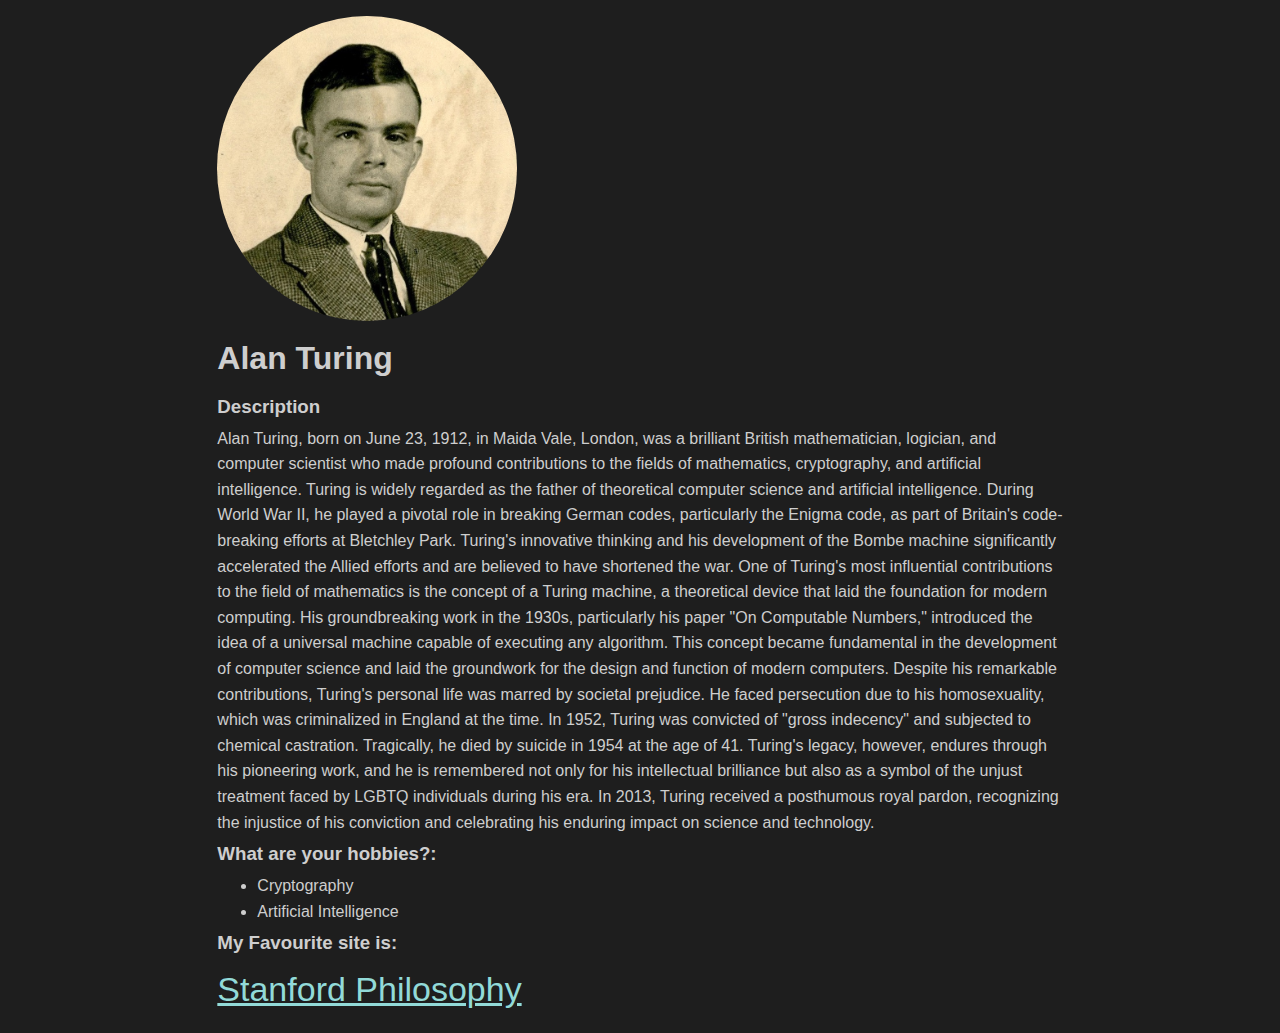
<file: answers/css/index.html>
<!DOCTYPE html>
<html lang="en">
<head>
    <meta charset="UTF-8">
    <meta name="viewport" content="width=device-width, initial-scale=1.0">
    <title>HTML Exercise</title>
    <link rel="stylesheet" href="styles.css">

    <style>
        /* TODO: Make the site into a dark theme*/
        a{
            color:#92dad8;
            font-size:34px;
        }

        a:hover{
            font-size: 64px;
        }

        body{
            background-color: #1e1e1e;
            color:#cecece;
        }
    </style>
</head>
<body>
    <main>
        <img class="profile-image" src="alan-turing-wikipedia-image.jpg" alt="Alan Turing">
        <h1>Alan Turing</h1>

        <div>
            <h3>Description</h3>
            <p>Alan Turing, born on June 23, 1912, in Maida Vale, London, was a brilliant British mathematician, logician, and computer scientist who made profound contributions to the fields of mathematics, cryptography, and artificial intelligence. Turing is widely regarded as the father of theoretical computer science and artificial intelligence. During World War II, he played a pivotal role in breaking German codes, particularly the Enigma code, as part of Britain's code-breaking efforts at Bletchley Park. Turing's innovative thinking and his development of the Bombe machine significantly accelerated the Allied efforts and are believed to have shortened the war.

                One of Turing's most influential contributions to the field of mathematics is the concept of a Turing machine, a theoretical device that laid the foundation for modern computing. His groundbreaking work in the 1930s, particularly his paper "On Computable Numbers," introduced the idea of a universal machine capable of executing any algorithm. This concept became fundamental in the development of computer science and laid the groundwork for the design and function of modern computers.
                
                Despite his remarkable contributions, Turing's personal life was marred by societal prejudice. He faced persecution due to his homosexuality, which was criminalized in England at the time. In 1952, Turing was convicted of "gross indecency" and subjected to chemical castration. Tragically, he died by suicide in 1954 at the age of 41. Turing's legacy, however, endures through his pioneering work, and he is remembered not only for his intellectual brilliance but also as a symbol of the unjust treatment faced by LGBTQ individuals during his era. In 2013, Turing received a posthumous royal pardon, recognizing the injustice of his conviction and celebrating his enduring impact on science and technology.</p>
        </div>

        <div>
            <h3>What are your hobbies?:</h3>
            <ul>
                <li>Cryptography</li>
                <li>Artificial Intelligence</li>
            </ul>
        </div>

        <div>
            <h3>My Favourite site is:</h3>
            <!-- TODO: Make link grow when people hover over the text-->
            <a href="https://plato.stanford.edu/" target="_blank" rel="noopener noreferrer">Stanford Philosophy</a>
        </div>
    </main>
</body>
</html>
</file>
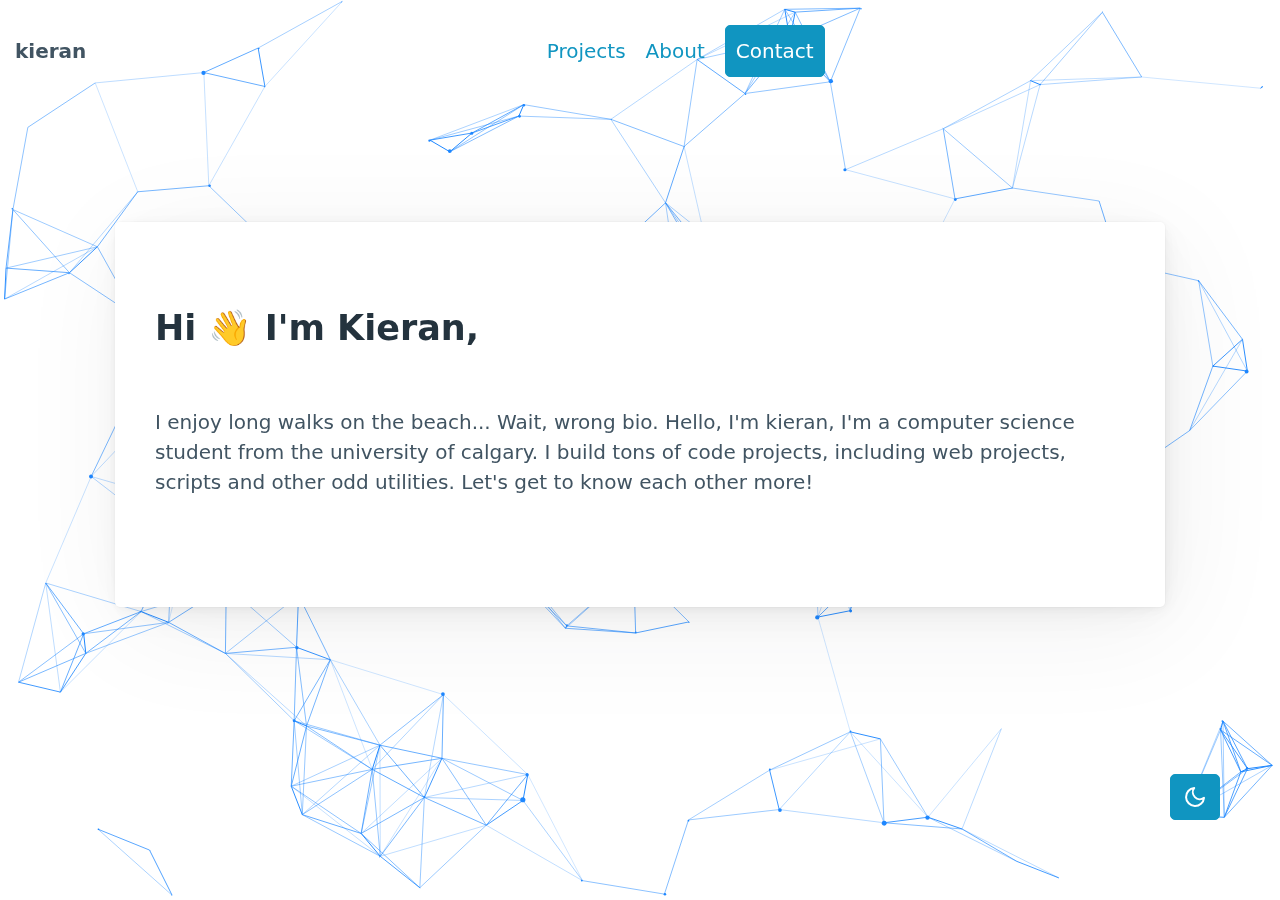
<file: answers/pico/index.html>
<!DOCTYPE html>
<html lang="en">
<head>
    <meta charset="UTF-8">
    <meta name="viewport" content="width=device-width, initial-scale=1.0">
    <title>Document</title>
    <!-- Load in order -->
    <link rel="stylesheet" href="css/main.css">

    <link rel="stylesheet" href="css/pico.min.css">
</head>
<body>
    <nav>
        <ul>
          <li><strong>kieran</strong></li>
        </ul>
        <ul>
          <li><a href="#">Projects</a></li>
          <li><a href="#">About</a></li>
          <li><a href="#" role="button">Contact</a></li>
        </ul>
        <ul></ul>
    </nav>
    <main class="container">
        <article>
            <h2>Hi 👋 I'm Kieran,</h2>

            <p>
                I enjoy long walks on the beach... Wait, wrong bio. Hello, I'm kieran, I'm a computer science student from the university of calgary. I build tons of code projects, including web projects, scripts and other odd utilities. Let's get to know each other more!
            </p>
        </article>
    </main>
    <canvas style="z-index:-1;" class="background"></canvas>
</body>
    <script src="js/themeSwitcher.js"></script>
    <script src="js/particles.min.js"></script>
</html>
</file>
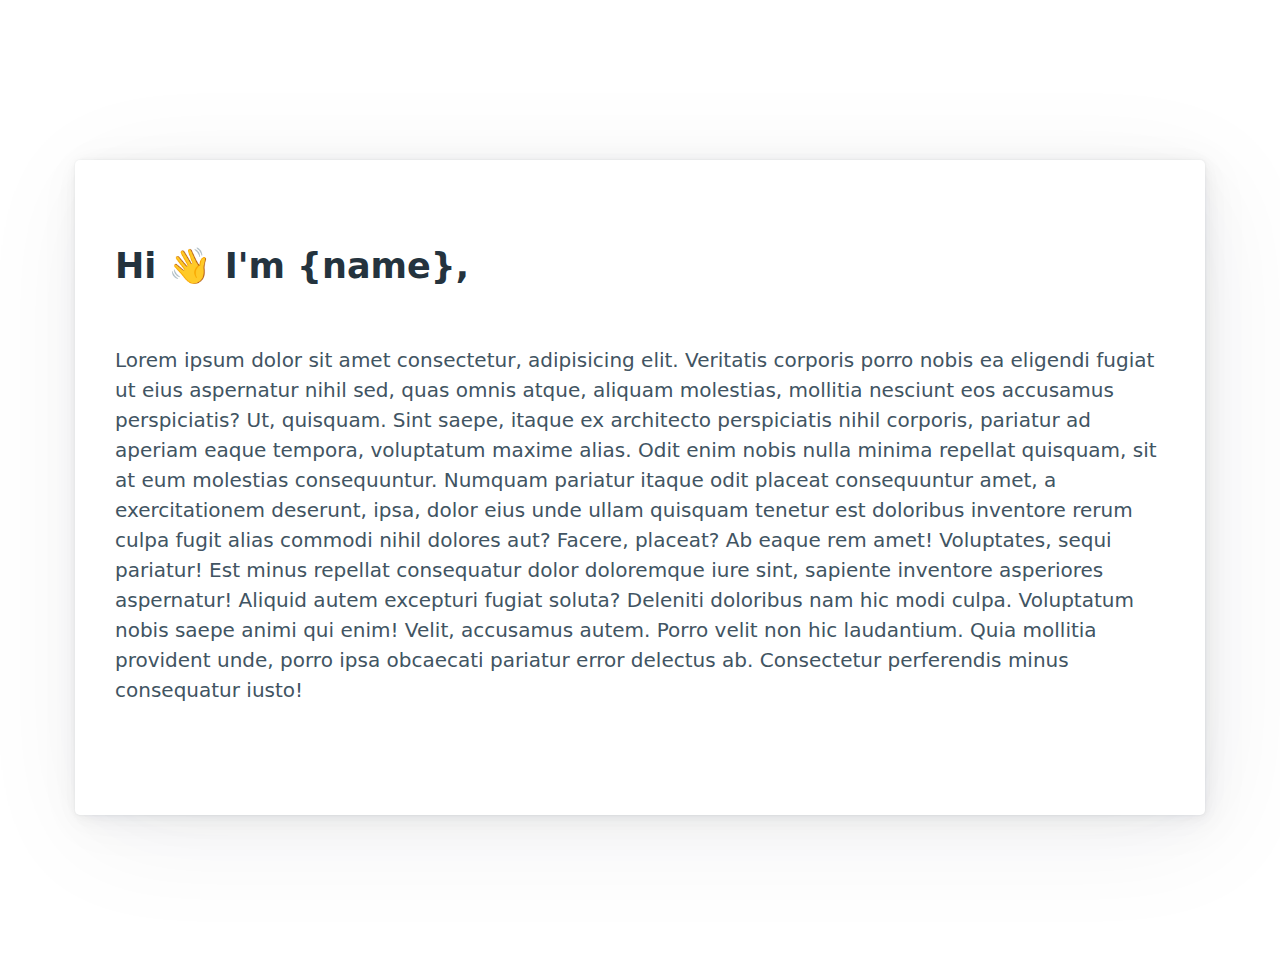
<file: examples/pico article/index.html>
<!DOCTYPE html>
<html lang="en">
<head>
    <meta charset="UTF-8">
    <meta name="viewport" content="width=device-width, initial-scale=1.0">
    <title>Document</title>

    <link rel="stylesheet" href="css/pico.min.css">
</head>
<body>
    <main class="container">
        <article>
            <h2>Hi 👋 I'm {name},</h2>
            <p>
                Lorem ipsum dolor sit amet consectetur, adipisicing elit. Veritatis corporis porro nobis ea eligendi fugiat ut eius aspernatur nihil sed, quas omnis atque, aliquam molestias, mollitia nesciunt eos accusamus perspiciatis?
                Ut, quisquam. Sint saepe, itaque ex architecto perspiciatis nihil corporis, pariatur ad aperiam eaque tempora, voluptatum maxime alias. Odit enim nobis nulla minima repellat quisquam, sit at eum molestias consequuntur.
                Numquam pariatur itaque odit placeat consequuntur amet, a exercitationem deserunt, ipsa, dolor eius unde ullam quisquam tenetur est doloribus inventore rerum culpa fugit alias commodi nihil dolores aut? Facere, placeat?
                Ab eaque rem amet! Voluptates, sequi pariatur! Est minus repellat consequatur dolor doloremque iure sint, sapiente inventore asperiores aspernatur! Aliquid autem excepturi fugiat soluta? Deleniti doloribus nam hic modi culpa.
                Voluptatum nobis saepe animi qui enim! Velit, accusamus autem. Porro velit non hic laudantium. Quia mollitia provident unde, porro ipsa obcaecati pariatur error delectus ab. Consectetur perferendis minus consequatur iusto!
            </p>
        </article>
    </main>

</body>
</html>
</file>
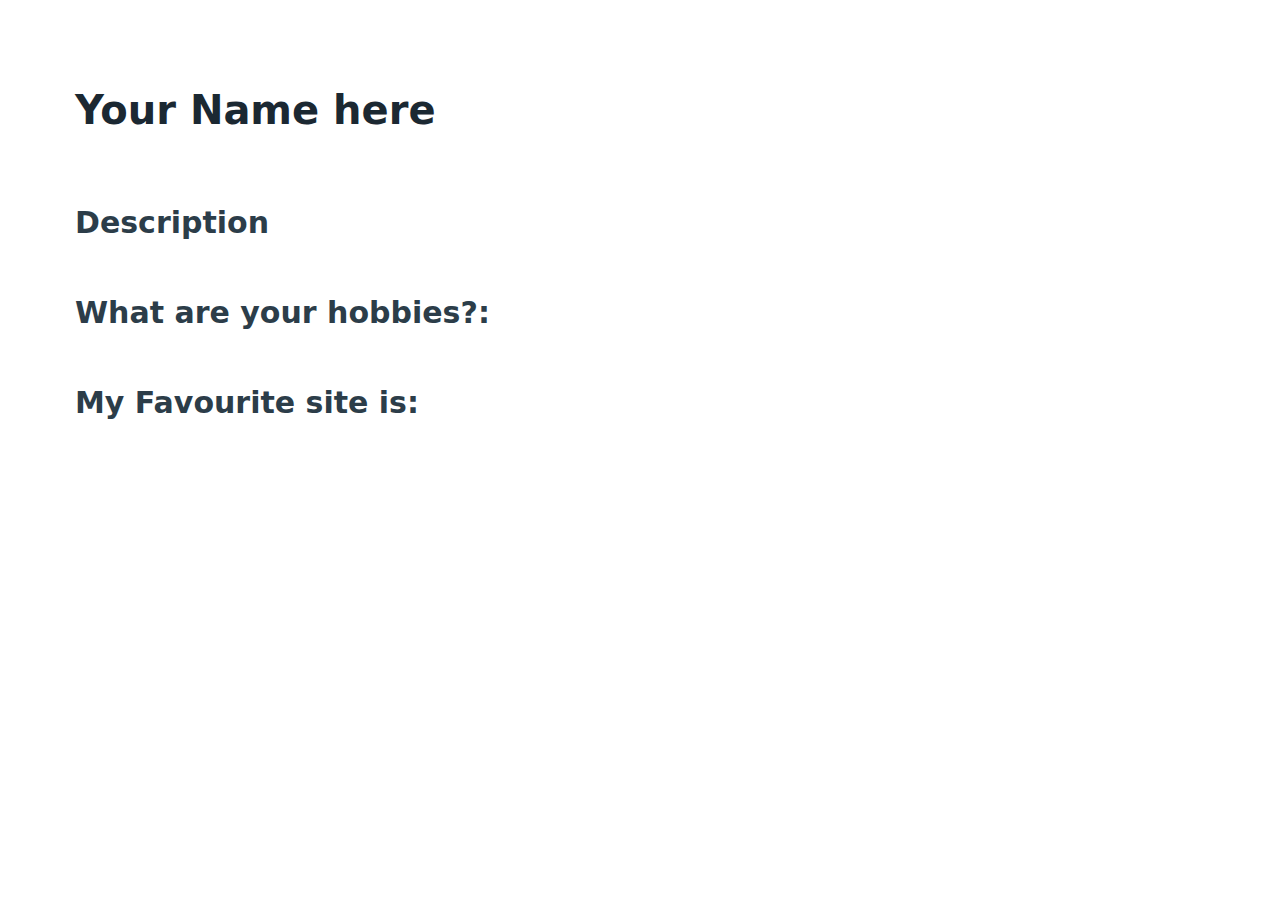
<file: examples/pico/index.html>
<!DOCTYPE html>
<html lang="en">
<head>
    <meta charset="UTF-8">
    <meta name="viewport" content="width=device-width, initial-scale=1.0">
    <title>HTML Exercise</title>
    <link rel="stylesheet" href="css/pico.min.css">
</head>
<body>
    <main class="container">
        <!-- TODO: Add an image here, if you don't have any available you can use this URL:https://images.unsplash.com/photo-1511367461989-f85a21fda167?q=80&w=2662&auto=format&fit=crop&ixlib=rb-4.0.3&ixid=M3wxMjA3fDB8MHxwaG90by1wYWdlfHx8fGVufDB8fHx8fA%3D%3D -->
        <h1>Your Name here</h1>
        <div>
            <h3>Description</h3>
            <!-- TODO: Add Add a description about yourself with some formatting using various tags: https://www.w3schools.com/html/html_formatting.asp -->
            <p></p>
        </div>
        <div>
            <h3>What are your hobbies?:</h3>
            <!-- TODO: Add a list of your hobbies/interests -->
        </div>
        <div>
            <h3>My Favourite site is:</h3>
            <!-- TODO: Add in a link to your favourite site-->
        </div>
    </main>
</body>
</html>
</file>
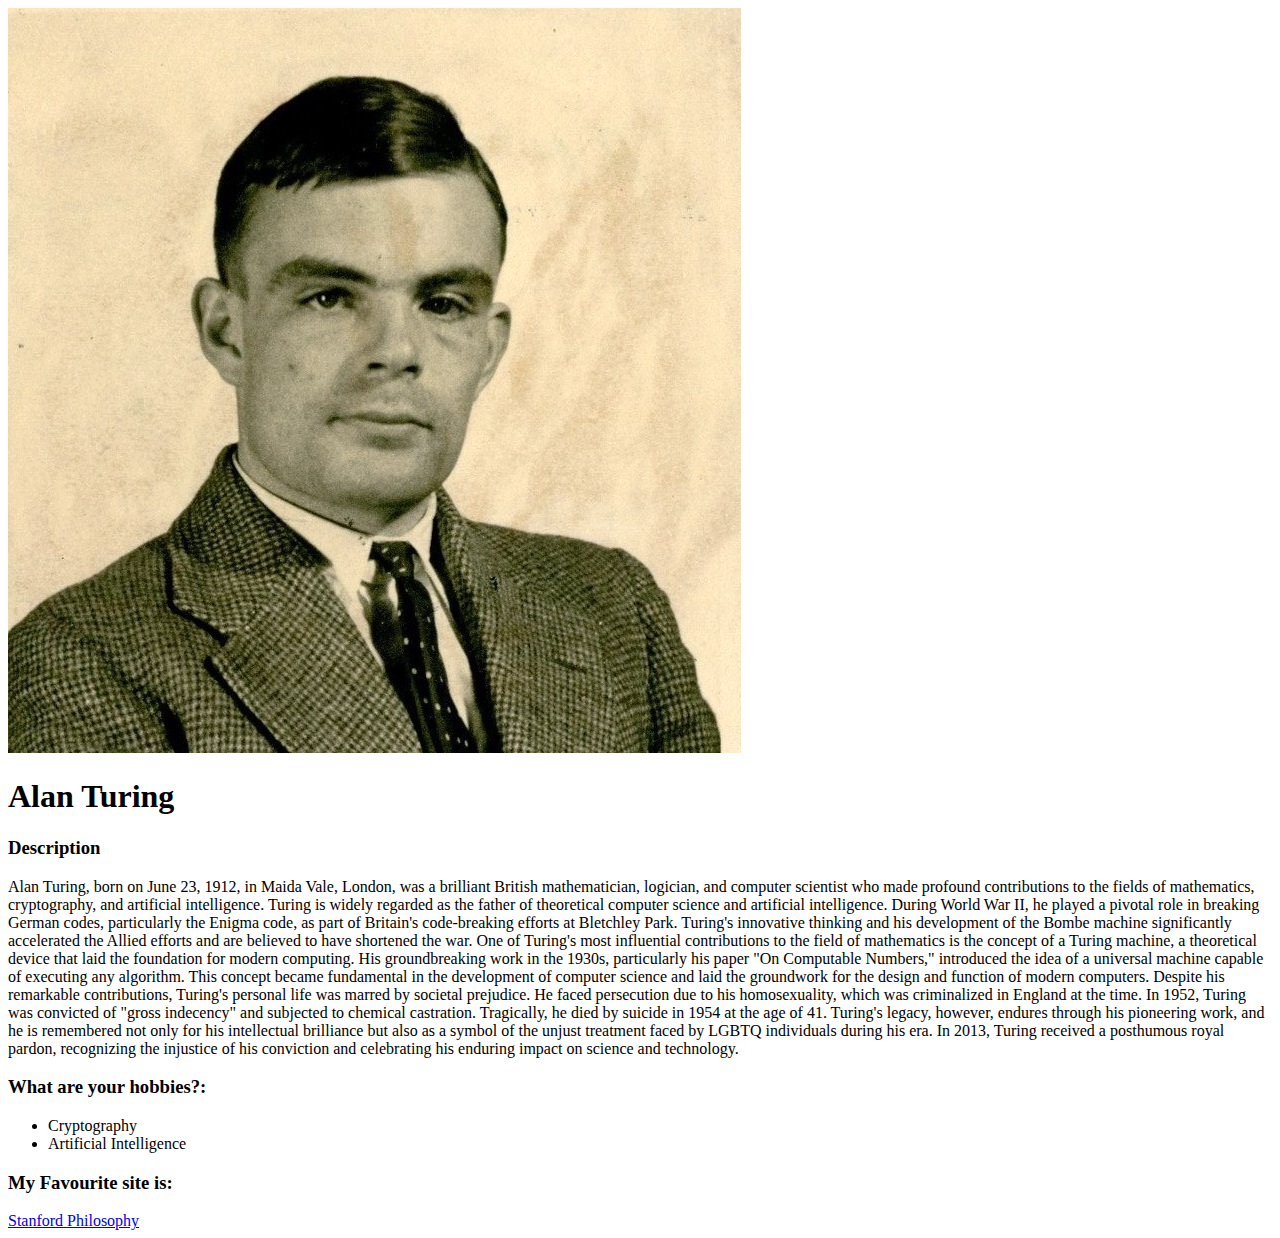
<file: exercises/css/index.html>
<!DOCTYPE html>
<html lang="en">
<head>
    <meta charset="UTF-8">
    <meta name="viewport" content="width=device-width, initial-scale=1.0">
    <title>HTML Exercise</title>
    <!-- TODO: Add styles.css to this page-->

    <style>
        /* TODO: Make the site into a dark theme*/
    </style>
</head>
<body>
    <main>
        <img class="profile-image" src="alan-turing-wikipedia-image.jpg" alt="Alan Turing">
        <h1>Alan Turing</h1>

        <div>
            <h3>Description</h3>
            <p>Alan Turing, born on June 23, 1912, in Maida Vale, London, was a brilliant British mathematician, logician, and computer scientist who made profound contributions to the fields of mathematics, cryptography, and artificial intelligence. Turing is widely regarded as the father of theoretical computer science and artificial intelligence. During World War II, he played a pivotal role in breaking German codes, particularly the Enigma code, as part of Britain's code-breaking efforts at Bletchley Park. Turing's innovative thinking and his development of the Bombe machine significantly accelerated the Allied efforts and are believed to have shortened the war.

                One of Turing's most influential contributions to the field of mathematics is the concept of a Turing machine, a theoretical device that laid the foundation for modern computing. His groundbreaking work in the 1930s, particularly his paper "On Computable Numbers," introduced the idea of a universal machine capable of executing any algorithm. This concept became fundamental in the development of computer science and laid the groundwork for the design and function of modern computers.
                
                Despite his remarkable contributions, Turing's personal life was marred by societal prejudice. He faced persecution due to his homosexuality, which was criminalized in England at the time. In 1952, Turing was convicted of "gross indecency" and subjected to chemical castration. Tragically, he died by suicide in 1954 at the age of 41. Turing's legacy, however, endures through his pioneering work, and he is remembered not only for his intellectual brilliance but also as a symbol of the unjust treatment faced by LGBTQ individuals during his era. In 2013, Turing received a posthumous royal pardon, recognizing the injustice of his conviction and celebrating his enduring impact on science and technology.</p>
        </div>

        <div>
            <h3>What are your hobbies?:</h3>
            <ul>
                <li>Cryptography</li>
                <li>Artificial Intelligence</li>
            </ul>
        </div>

        <div>
            <h3>My Favourite site is:</h3>
            <!-- TODO: Make link grow when people hover over the text-->
            <a href="https://plato.stanford.edu/" target="_blank" rel="noopener noreferrer">Stanford Philosophy</a>
        </div>
    </main>
</body>
</html>
</file>
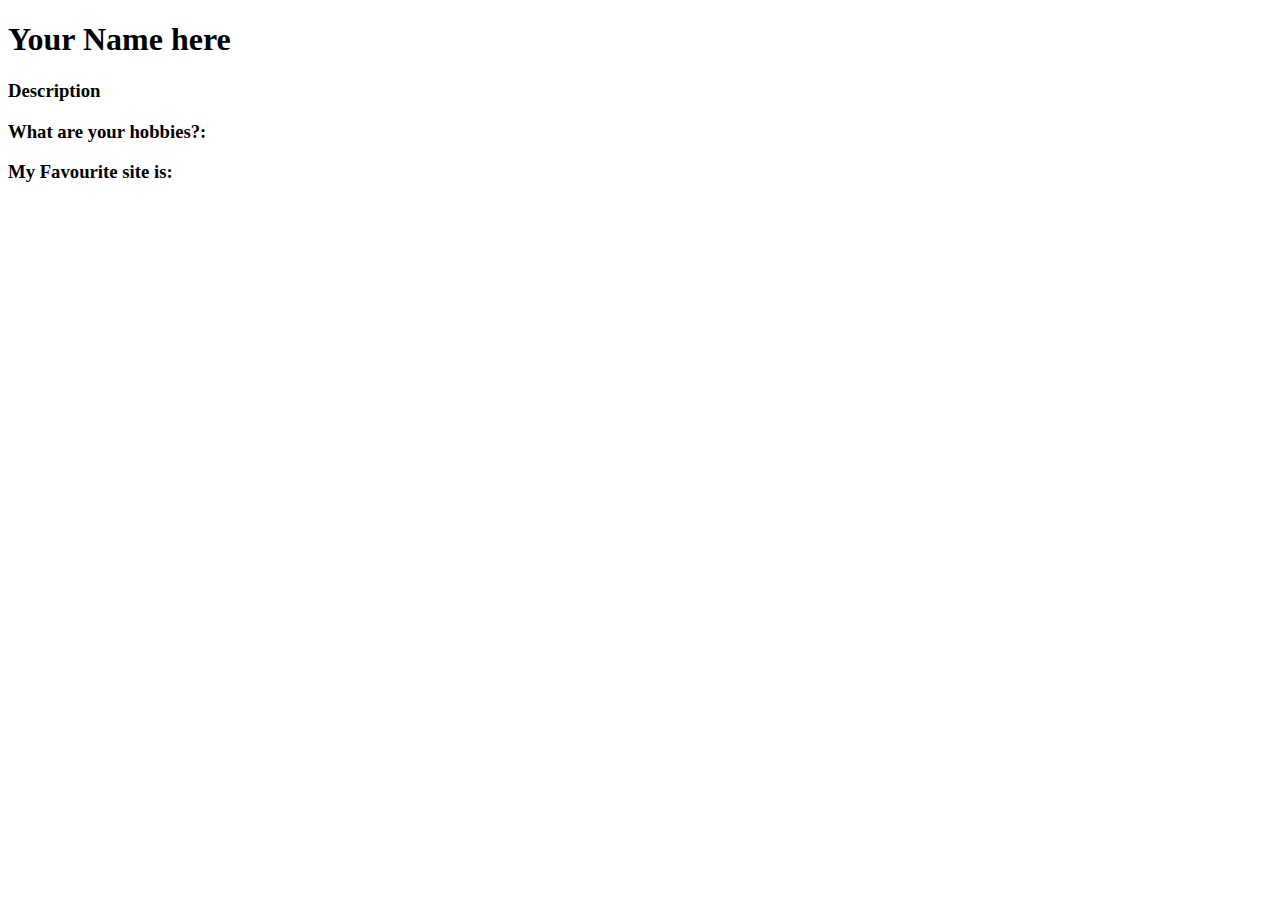
<file: exercises/html/index.html>
<!DOCTYPE html>
<html lang="en">
<head>
    <meta charset="UTF-8">
    <meta name="viewport" content="width=device-width, initial-scale=1.0">
    <title>HTML Exercise</title>
</head>
<body>
    <!-- TODO: Add an image here, if you don't have any available you can use this URL:https://images.unsplash.com/photo-1511367461989-f85a21fda167?q=80&w=2662&auto=format&fit=crop&ixlib=rb-4.0.3&ixid=M3wxMjA3fDB8MHxwaG90by1wYWdlfHx8fGVufDB8fHx8fA%3D%3D -->
    <h1>Your Name here</h1>

    <div>
        <h3>Description</h3>
        <!-- TODO: Add Add a description about yourself with some formatting using various tags: https://www.w3schools.com/html/html_formatting.asp -->
        <p></p>
    </div>

    <div>
        <h3>What are your hobbies?:</h3>
        <!-- TODO: Add a list of your hobbies/interests -->
    </div>

    <div>
        <h3>My Favourite site is:</h3>
        <!-- TODO: Add in a link to your favourite site-->
    </div>
</body>
</html>
</file>
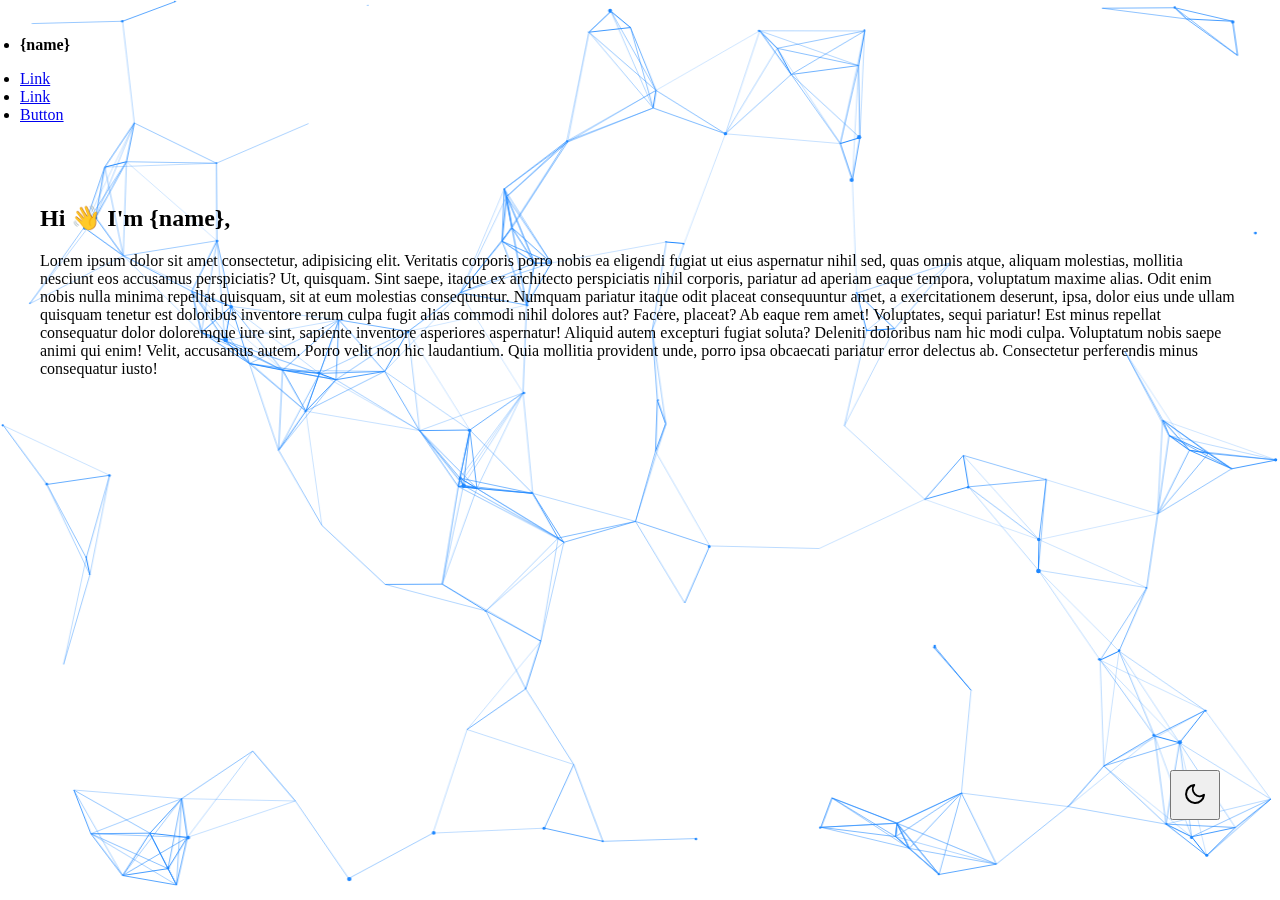
<file: exercises/pico/index.html>
<!DOCTYPE html>
<html lang="en">
<head>
    <meta charset="UTF-8">
    <meta name="viewport" content="width=device-width, initial-scale=1.0">
    <title>Document</title>
    <!-- Load in order -->
    <link rel="stylesheet" href="css/main.css">
    <!-- TODO: Add in pico CSS-->
</head>
<body>
    <nav>
        <ul>
            
          <li><strong>{name}</strong></li>
        </ul>
        <ul>
            <!-- TODO: Choose the pages you want in your site-->

          <li><a href="#">Link</a></li>
          <li><a href="#">Link</a></li>
          <li><a href="#" role="button">Button</a></li>
        </ul>
        <ul></ul>
    </nav>
    <main class="container">
    <!-- TODO: Modify to include your information-->

        <h2>Hi 👋 I'm {name},</h2>

        <p>
            Lorem ipsum dolor sit amet consectetur, adipisicing elit. Veritatis corporis porro nobis ea eligendi fugiat ut eius aspernatur nihil sed, quas omnis atque, aliquam molestias, mollitia nesciunt eos accusamus perspiciatis?
            Ut, quisquam. Sint saepe, itaque ex architecto perspiciatis nihil corporis, pariatur ad aperiam eaque tempora, voluptatum maxime alias. Odit enim nobis nulla minima repellat quisquam, sit at eum molestias consequuntur.
            Numquam pariatur itaque odit placeat consequuntur amet, a exercitationem deserunt, ipsa, dolor eius unde ullam quisquam tenetur est doloribus inventore rerum culpa fugit alias commodi nihil dolores aut? Facere, placeat?
            Ab eaque rem amet! Voluptates, sequi pariatur! Est minus repellat consequatur dolor doloremque iure sint, sapiente inventore asperiores aspernatur! Aliquid autem excepturi fugiat soluta? Deleniti doloribus nam hic modi culpa.
            Voluptatum nobis saepe animi qui enim! Velit, accusamus autem. Porro velit non hic laudantium. Quia mollitia provident unde, porro ipsa obcaecati pariatur error delectus ab. Consectetur perferendis minus consequatur iusto!
        </p>
        

    </main>
    <canvas style="z-index:-1;" class="background"></canvas>
</body>
    <script src="js/themeSwitcher.js"></script>
    <script src="js/particles.min.js"></script>
</html>
</file>
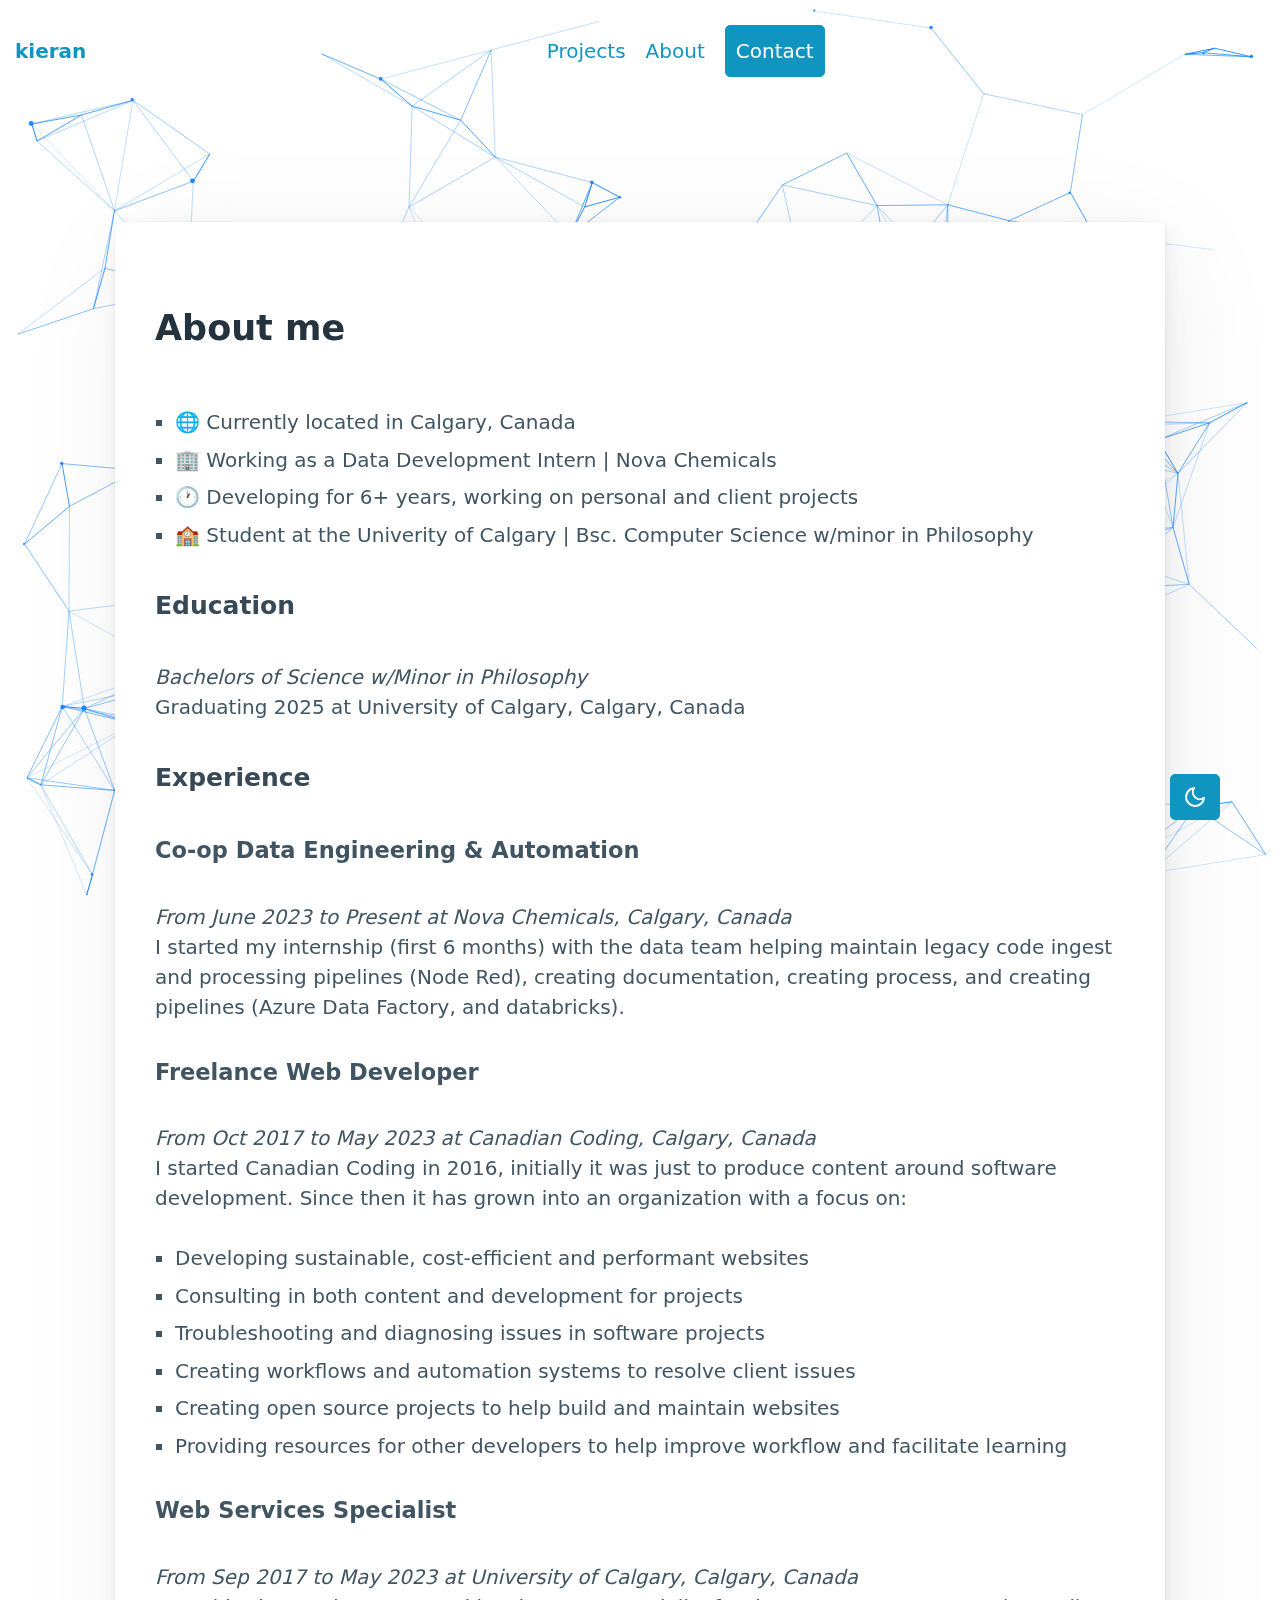
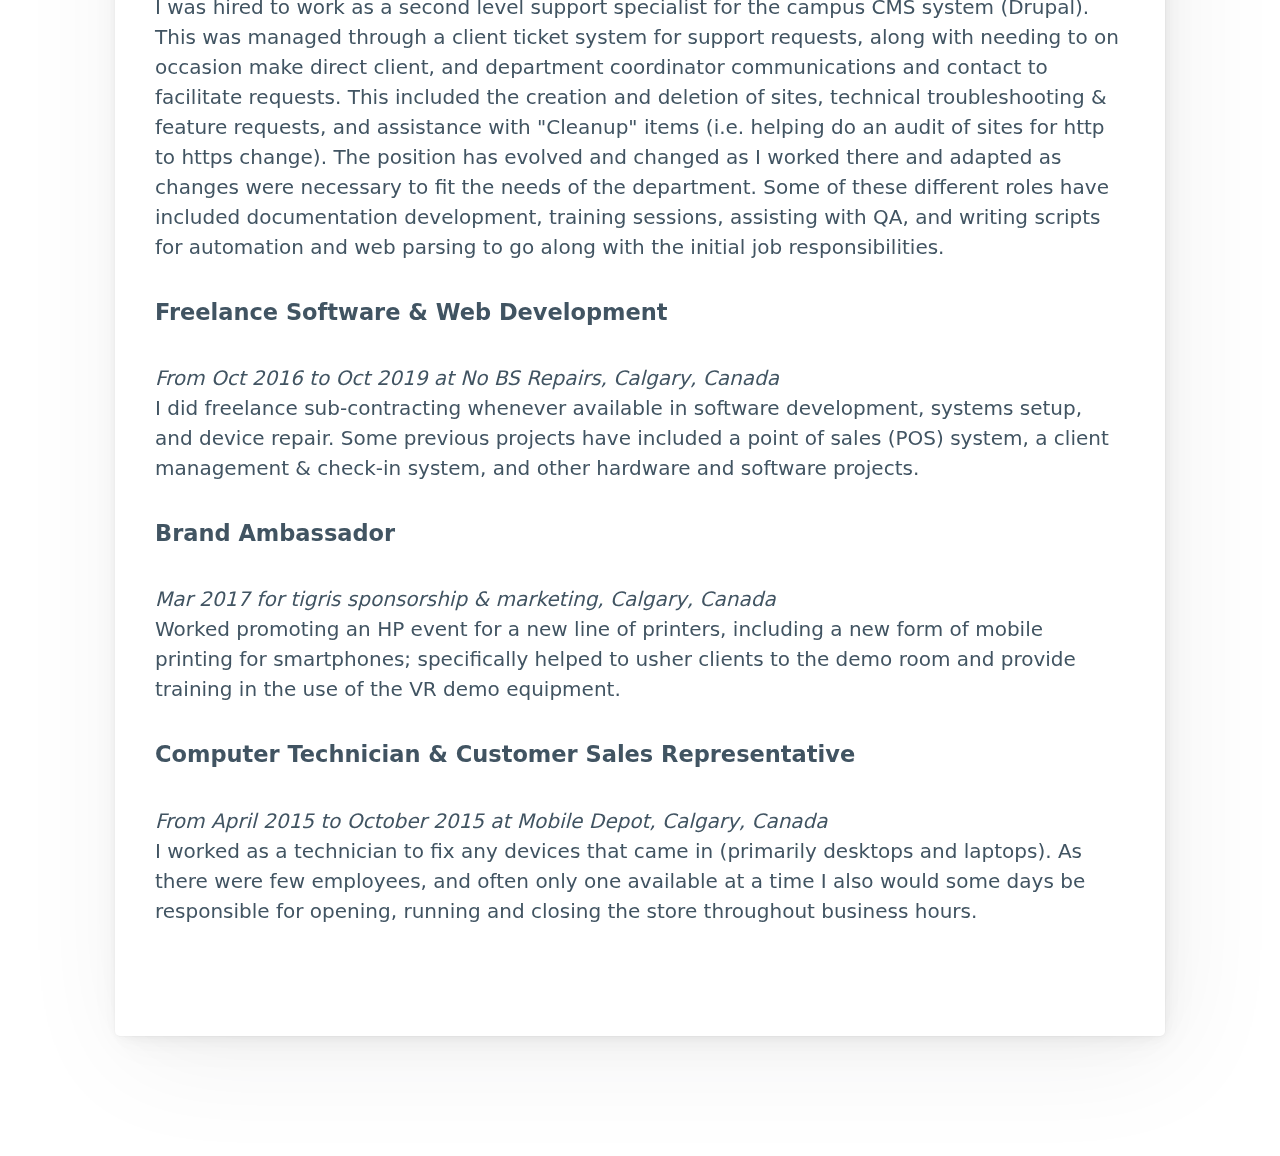
<file: answers/pico/about.html>
<!DOCTYPE html>
<html lang="en">
<head>
    <meta charset="UTF-8">
    <meta name="viewport" content="width=device-width, initial-scale=1.0">
    <title>About</title>
    <!-- Load in order -->
    <link rel="stylesheet" href="css/main.css">

    <link rel="stylesheet" href="css/pico.min.css">
</head>
<body>
    <nav>
        <ul>
          <li><a href="index.html"><strong>kieran</strong></a></li>
        </ul>
        <ul>
          <li><a href="projects.html">Projects</a></li>
          <li><a href="about.html">About</a></li>
          <li><a href="contact.html" role="button">Contact</a></li>
        </ul>
        <ul></ul>
    </nav>
    <main class="container">
        <article>
            <h2>About me</h2>
            <ul>
                <li>🌐 Currently located in Calgary, Canada</li>
                <li>🏢 Working as a Data Development Intern | Nova Chemicals</li>
                <li>🕐 Developing for 6+ years, working on personal and client projects</li>
                <li>🏫 Student at the Univerity of Calgary | Bsc. Computer Science w/minor in Philosophy</li>
            </ul>

            <h4>Education</h4>
            <em>Bachelors of Science w/Minor in Philosophy</em>
            <p>Graduating 2025 at University of Calgary, Calgary, Canada</p>


            <h4>Experience</h4>
<h5>Co-op Data Engineering & Automation</h5>
<em>From June 2023 to Present at Nova Chemicals, Calgary, Canada</em>
<p>I started my internship (first 6 months) with the data team helping maintain legacy code ingest and processing pipelines (Node Red), creating documentation, creating process, and creating pipelines (Azure Data Factory, and databricks).</p>

<h5>Freelance Web Developer</h5>
<em>From Oct 2017 to May 2023 at Canadian Coding, Calgary, Canada</em>
<p>
    I started Canadian Coding in 2016, initially it was just to produce content around software development. Since then it has grown into an organization with a focus on:
    <ul>
        <li>Developing sustainable, cost-efficient and performant websites</li>
        <li>Consulting in both content and development for projects</li>
        <li>Troubleshooting and diagnosing issues in software projects</li>
        <li>Creating workflows and automation systems to resolve client issues</li>
        <li>Creating open source projects to help build and maintain websites</li>
        <li>Providing resources for other developers to help improve workflow and facilitate learning</li>
    </ul>

</p>
<h5>Web Services Specialist</h5>
<em>From Sep 2017 to May 2023 at University of Calgary, Calgary, Canada</em>
<p>
    I was hired to work as a second level support specialist for the campus CMS system (Drupal). This was managed through a client ticket system for support requests, along with needing to on occasion make direct client, and department coordinator communications and contact to facilitate requests. This included the creation and deletion of sites, technical troubleshooting & feature requests, and assistance with "Cleanup" items (i.e. helping do an audit of sites for http to https change).
    
    The position has evolved and changed as I worked there and adapted as changes were necessary to fit the needs of the department. Some of these different roles have included documentation development, training sessions, assisting with QA, and writing scripts for automation and web parsing to go along with the initial job responsibilities.
</p>

<h5>Freelance Software & Web Development</h5>
<em>From Oct 2016 to Oct 2019 at No BS Repairs, Calgary, Canada</em>
<p>I did freelance sub-contracting whenever available in software development, systems setup, and device repair. Some previous projects have included a point of sales (POS) system, a client management & check-in system, and other hardware and software projects.</p>

<h5>Brand Ambassador</h5>
<em>Mar 2017 for tigris sponsorship & marketing, Calgary, Canada</em>
<p>Worked promoting an HP event for a new line of printers, including a new form of mobile printing for smartphones; specifically helped to usher clients to the demo room and provide training in the use of the VR demo equipment.</p>

<h5>Computer Technician & Customer Sales Representative</h5>
<em>From April 2015 to October 2015 at Mobile Depot, Calgary, Canada</em>
<p>I worked as a technician to fix any devices that came in (primarily desktops and laptops). As there were few employees, and often only one available at a time I also would some days be responsible for opening, running and closing the store throughout business hours.</p>
        </article>
    </main>
    <canvas style="z-index:-1;" class="background"></canvas>
</body>
    <script src="js/themeSwitcher.js"></script>
    <script src="js/particles.min.js"></script>
</html>
</file>
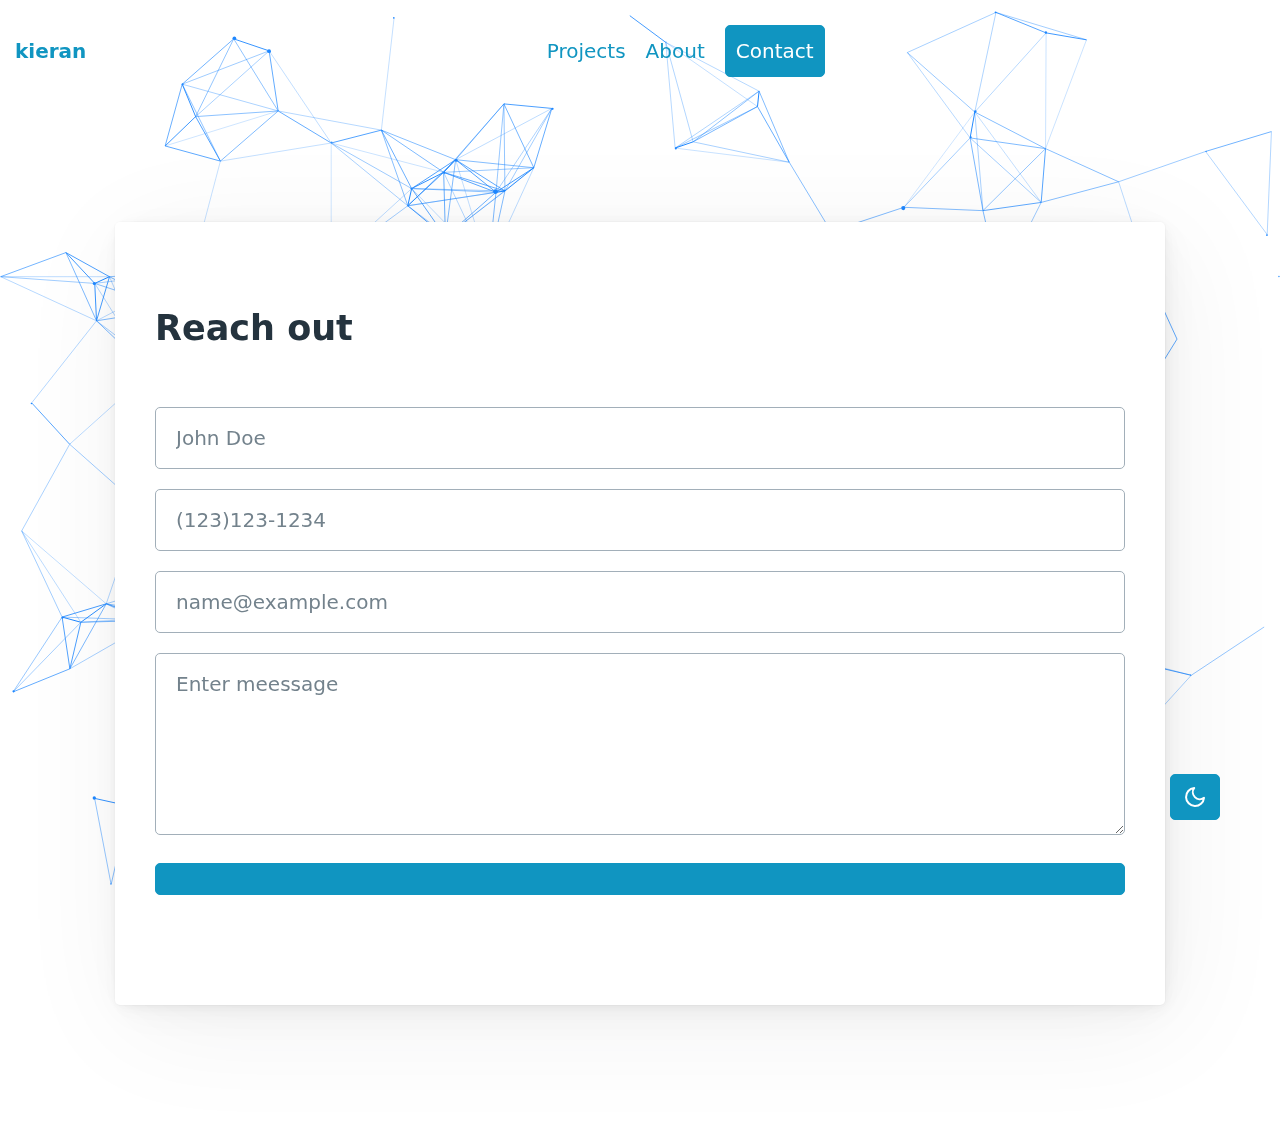
<file: answers/pico/contact.html>
<!DOCTYPE html>
<html lang="en">
<head>
    <meta charset="UTF-8">
    <meta name="viewport" content="width=device-width, initial-scale=1.0">
    <title>Contact</title>
    <!-- Load in order -->
    <link rel="stylesheet" href="css/main.css">

    <link rel="stylesheet" href="css/pico.min.css">
</head>
<body>
    <nav>
        <ul>
          <li><a href="index.html"><strong>kieran</strong></a></li>
        </ul>
        <ul>
          <li><a href="projects.html">Projects</a></li>
          <li><a href="about.html">About</a></li>
          <li><a href="contact.html" role="button">Contact</a></li>
        </ul>
        <ul></ul>
    </nav>
    <main class="container">
        <article>
            <h2>Reach out</h2>

            <form action="">
                <input type="text" name="" id="name" placeholder="John Doe">
                <input type="tel" name="" id="phone" placeholder="(123)123-1234">
                <input type="email" name="" id="email" placeholder="name@example.com">
                <textarea name="message" id="message" cols="30" rows="5" placeholder="Enter meessage"></textarea>
                <button type="submit"></button>
            </form>
        </article>
    </main>
    <canvas style="z-index:-1;" class="background"></canvas>
</body>
    <script src="js/themeSwitcher.js"></script>
    <script src="js/particles.min.js"></script>
</html>
</file>
<file: answers/css/styles.css>
*{
    box-sizing: border-box;
    padding:0;
    margin:0;
    font-family: sans-serif;
    line-height: 1.6;
}

body{
    padding:1em;
}

main{
    max-width: 95ch;
    margin:0 auto;
}

h1,h2,h3,h4,h5,h6{
    padding:0.25rem 0;
}

ul, ol{
    padding-inline-start: 40px;
}

.profile-image{
    border-radius: 50%;
    max-width: 300px
    ;
}
</file>
<file: answers/pico/css/main.css>
*{
    box-sizing: border-box;
    padding:0;

}

/*Broad Strokes improvements*/
html{
    overflow-x: hidden;
}

main{
    margin: 0 auto;
    padding: 2em !important;
}

/*Particle JS header styles*/

.background{
    position:absolute;
    display:block;
    top:0;
    left:0;
    z-index:0;
    height:100vh!important;
    z-index: -1;
}

/*Small Improvments */

nav{
    padding: .75em;
}
</file>
<file: exercises/pico/css/main.css>
*{
    box-sizing: border-box;
    padding:0;

}

/*Broad Strokes improvements*/
html{
    overflow-x: hidden;
}

main{
    margin: 0 auto;
    padding: 2em !important;
}

/*Particle JS header styles*/

.background{
    position:absolute;
    display:block;
    top:0;
    left:0;
    z-index:0;
    height:100vh!important;
    z-index: -1;
}

/*Small Improvments */

nav{
    padding: .75em;
}
</file>
<file: answers/pico/css/pico.min.css>
@charset "UTF-8";/*!
 * Pico CSS v1.5.9 (https://picocss.com)
 * Copyright 2019-2023 - Licensed under MIT
 */:root{--font-family:system-ui,-apple-system,"Segoe UI","Roboto","Ubuntu","Cantarell","Noto Sans",sans-serif,"Apple Color Emoji","Segoe UI Emoji","Segoe UI Symbol","Noto Color Emoji";--line-height:1.5;--font-weight:400;--font-size:16px;--border-radius:0.25rem;--border-width:1px;--outline-width:3px;--spacing:1rem;--typography-spacing-vertical:1.5rem;--block-spacing-vertical:calc(var(--spacing) * 2);--block-spacing-horizontal:var(--spacing);--grid-spacing-vertical:0;--grid-spacing-horizontal:var(--spacing);--form-element-spacing-vertical:0.75rem;--form-element-spacing-horizontal:1rem;--nav-element-spacing-vertical:1rem;--nav-element-spacing-horizontal:0.5rem;--nav-link-spacing-vertical:0.5rem;--nav-link-spacing-horizontal:0.5rem;--form-label-font-weight:var(--font-weight);--transition:0.2s ease-in-out;--modal-overlay-backdrop-filter:blur(0.25rem)}@media (min-width:576px){:root{--font-size:17px}}@media (min-width:768px){:root{--font-size:18px}}@media (min-width:992px){:root{--font-size:19px}}@media (min-width:1200px){:root{--font-size:20px}}@media (min-width:576px){body>footer,body>header,body>main,section{--block-spacing-vertical:calc(var(--spacing) * 2.5)}}@media (min-width:768px){body>footer,body>header,body>main,section{--block-spacing-vertical:calc(var(--spacing) * 3)}}@media (min-width:992px){body>footer,body>header,body>main,section{--block-spacing-vertical:calc(var(--spacing) * 3.5)}}@media (min-width:1200px){body>footer,body>header,body>main,section{--block-spacing-vertical:calc(var(--spacing) * 4)}}@media (min-width:576px){article{--block-spacing-horizontal:calc(var(--spacing) * 1.25)}}@media (min-width:768px){article{--block-spacing-horizontal:calc(var(--spacing) * 1.5)}}@media (min-width:992px){article{--block-spacing-horizontal:calc(var(--spacing) * 1.75)}}@media (min-width:1200px){article{--block-spacing-horizontal:calc(var(--spacing) * 2)}}dialog>article{--block-spacing-vertical:calc(var(--spacing) * 2);--block-spacing-horizontal:var(--spacing)}@media (min-width:576px){dialog>article{--block-spacing-vertical:calc(var(--spacing) * 2.5);--block-spacing-horizontal:calc(var(--spacing) * 1.25)}}@media (min-width:768px){dialog>article{--block-spacing-vertical:calc(var(--spacing) * 3);--block-spacing-horizontal:calc(var(--spacing) * 1.5)}}a{--text-decoration:none}a.contrast,a.secondary{--text-decoration:underline}small{--font-size:0.875em}h1,h2,h3,h4,h5,h6{--font-weight:700}h1{--font-size:2rem;--typography-spacing-vertical:3rem}h2{--font-size:1.75rem;--typography-spacing-vertical:2.625rem}h3{--font-size:1.5rem;--typography-spacing-vertical:2.25rem}h4{--font-size:1.25rem;--typography-spacing-vertical:1.874rem}h5{--font-size:1.125rem;--typography-spacing-vertical:1.6875rem}[type=checkbox],[type=radio]{--border-width:2px}[type=checkbox][role=switch]{--border-width:3px}tfoot td,tfoot th,thead td,thead th{--border-width:3px}:not(thead,tfoot)>*>td{--font-size:0.875em}code,kbd,pre,samp{--font-family:"Menlo","Consolas","Roboto Mono","Ubuntu Monospace","Noto Mono","Oxygen Mono","Liberation Mono",monospace,"Apple Color Emoji","Segoe UI Emoji","Segoe UI Symbol","Noto Color Emoji"}kbd{--font-weight:bolder}:root:not([data-theme=dark]),[data-theme=light]{--background-color:#fff;--color:hsl(205, 20%, 32%);--h1-color:hsl(205, 30%, 15%);--h2-color:#24333e;--h3-color:hsl(205, 25%, 23%);--h4-color:#374956;--h5-color:hsl(205, 20%, 32%);--h6-color:#4d606d;--muted-color:hsl(205, 10%, 50%);--muted-border-color:hsl(205, 20%, 94%);--primary:hsl(195, 85%, 41%);--primary-hover:hsl(195, 90%, 32%);--primary-focus:rgba(16, 149, 193, 0.125);--primary-inverse:#fff;--secondary:hsl(205, 15%, 41%);--secondary-hover:hsl(205, 20%, 32%);--secondary-focus:rgba(89, 107, 120, 0.125);--secondary-inverse:#fff;--contrast:hsl(205, 30%, 15%);--contrast-hover:#000;--contrast-focus:rgba(89, 107, 120, 0.125);--contrast-inverse:#fff;--mark-background-color:#fff2ca;--mark-color:#543a26;--ins-color:#388e3c;--del-color:#c62828;--blockquote-border-color:var(--muted-border-color);--blockquote-footer-color:var(--muted-color);--button-box-shadow:0 0 0 rgba(0, 0, 0, 0);--button-hover-box-shadow:0 0 0 rgba(0, 0, 0, 0);--form-element-background-color:transparent;--form-element-border-color:hsl(205, 14%, 68%);--form-element-color:var(--color);--form-element-placeholder-color:var(--muted-color);--form-element-active-background-color:transparent;--form-element-active-border-color:var(--primary);--form-element-focus-color:var(--primary-focus);--form-element-disabled-background-color:hsl(205, 18%, 86%);--form-element-disabled-border-color:hsl(205, 14%, 68%);--form-element-disabled-opacity:0.5;--form-element-invalid-border-color:#c62828;--form-element-invalid-active-border-color:#d32f2f;--form-element-invalid-focus-color:rgba(211, 47, 47, 0.125);--form-element-valid-border-color:#388e3c;--form-element-valid-active-border-color:#43a047;--form-element-valid-focus-color:rgba(67, 160, 71, 0.125);--switch-background-color:hsl(205, 16%, 77%);--switch-color:var(--primary-inverse);--switch-checked-background-color:var(--primary);--range-border-color:hsl(205, 18%, 86%);--range-active-border-color:hsl(205, 16%, 77%);--range-thumb-border-color:var(--background-color);--range-thumb-color:var(--secondary);--range-thumb-hover-color:var(--secondary-hover);--range-thumb-active-color:var(--primary);--table-border-color:var(--muted-border-color);--table-row-stripped-background-color:#f6f8f9;--code-background-color:hsl(205, 20%, 94%);--code-color:var(--muted-color);--code-kbd-background-color:var(--contrast);--code-kbd-color:var(--contrast-inverse);--code-tag-color:hsl(330, 40%, 50%);--code-property-color:hsl(185, 40%, 40%);--code-value-color:hsl(40, 20%, 50%);--code-comment-color:hsl(205, 14%, 68%);--accordion-border-color:var(--muted-border-color);--accordion-close-summary-color:var(--color);--accordion-open-summary-color:var(--muted-color);--card-background-color:var(--background-color);--card-border-color:var(--muted-border-color);--card-box-shadow:0.0145rem 0.029rem 0.174rem rgba(27, 40, 50, 0.01698),0.0335rem 0.067rem 0.402rem rgba(27, 40, 50, 0.024),0.0625rem 0.125rem 0.75rem rgba(27, 40, 50, 0.03),0.1125rem 0.225rem 1.35rem rgba(27, 40, 50, 0.036),0.2085rem 0.417rem 2.502rem rgba(27, 40, 50, 0.04302),0.5rem 1rem 6rem rgba(27, 40, 50, 0.06),0 0 0 0.0625rem rgba(27, 40, 50, 0.015);--card-sectionning-background-color:#fbfbfc;--dropdown-background-color:#fbfbfc;--dropdown-border-color:#e1e6eb;--dropdown-box-shadow:var(--card-box-shadow);--dropdown-color:var(--color);--dropdown-hover-background-color:hsl(205, 20%, 94%);--modal-overlay-background-color:rgba(213, 220, 226, 0.7);--progress-background-color:hsl(205, 18%, 86%);--progress-color:var(--primary);--loading-spinner-opacity:0.5;--tooltip-background-color:var(--contrast);--tooltip-color:var(--contrast-inverse);--icon-checkbox:url("data:image/svg+xml,%3Csvg xmlns='http://www.w3.org/2000/svg' width='24' height='24' viewBox='0 0 24 24' fill='none' stroke='rgb(255, 255, 255)' stroke-width='4' stroke-linecap='round' stroke-linejoin='round'%3E%3Cpolyline points='20 6 9 17 4 12'%3E%3C/polyline%3E%3C/svg%3E");--icon-chevron:url("data:image/svg+xml,%3Csvg xmlns='http://www.w3.org/2000/svg' width='24' height='24' viewBox='0 0 24 24' fill='none' stroke='rgb(65, 84, 98)' stroke-width='2' stroke-linecap='round' stroke-linejoin='round'%3E%3Cpolyline points='6 9 12 15 18 9'%3E%3C/polyline%3E%3C/svg%3E");--icon-chevron-button:url("data:image/svg+xml,%3Csvg xmlns='http://www.w3.org/2000/svg' width='24' height='24' viewBox='0 0 24 24' fill='none' stroke='rgb(255, 255, 255)' stroke-width='2' stroke-linecap='round' stroke-linejoin='round'%3E%3Cpolyline points='6 9 12 15 18 9'%3E%3C/polyline%3E%3C/svg%3E");--icon-chevron-button-inverse:url("data:image/svg+xml,%3Csvg xmlns='http://www.w3.org/2000/svg' width='24' height='24' viewBox='0 0 24 24' fill='none' stroke='rgb(255, 255, 255)' stroke-width='2' stroke-linecap='round' stroke-linejoin='round'%3E%3Cpolyline points='6 9 12 15 18 9'%3E%3C/polyline%3E%3C/svg%3E");--icon-close:url("data:image/svg+xml,%3Csvg xmlns='http://www.w3.org/2000/svg' width='24' height='24' viewBox='0 0 24 24' fill='none' stroke='rgb(115, 130, 140)' stroke-width='4' stroke-linecap='round' stroke-linejoin='round'%3E%3Cline x1='18' y1='6' x2='6' y2='18'%3E%3C/line%3E%3Cline x1='6' y1='6' x2='18' y2='18'%3E%3C/line%3E%3C/svg%3E");--icon-date:url("data:image/svg+xml,%3Csvg xmlns='http://www.w3.org/2000/svg' width='24' height='24' viewBox='0 0 24 24' fill='none' stroke='rgb(65, 84, 98)' stroke-width='2' stroke-linecap='round' stroke-linejoin='round'%3E%3Crect x='3' y='4' width='18' height='18' rx='2' ry='2'%3E%3C/rect%3E%3Cline x1='16' y1='2' x2='16' y2='6'%3E%3C/line%3E%3Cline x1='8' y1='2' x2='8' y2='6'%3E%3C/line%3E%3Cline x1='3' y1='10' x2='21' y2='10'%3E%3C/line%3E%3C/svg%3E");--icon-invalid:url("data:image/svg+xml,%3Csvg xmlns='http://www.w3.org/2000/svg' width='24' height='24' viewBox='0 0 24 24' fill='none' stroke='rgb(198, 40, 40)' stroke-width='2' stroke-linecap='round' stroke-linejoin='round'%3E%3Ccircle cx='12' cy='12' r='10'%3E%3C/circle%3E%3Cline x1='12' y1='8' x2='12' y2='12'%3E%3C/line%3E%3Cline x1='12' y1='16' x2='12.01' y2='16'%3E%3C/line%3E%3C/svg%3E");--icon-minus:url("data:image/svg+xml,%3Csvg xmlns='http://www.w3.org/2000/svg' width='24' height='24' viewBox='0 0 24 24' fill='none' stroke='rgb(255, 255, 255)' stroke-width='4' stroke-linecap='round' stroke-linejoin='round'%3E%3Cline x1='5' y1='12' x2='19' y2='12'%3E%3C/line%3E%3C/svg%3E");--icon-search:url("data:image/svg+xml,%3Csvg xmlns='http://www.w3.org/2000/svg' width='24' height='24' viewBox='0 0 24 24' fill='none' stroke='rgb(65, 84, 98)' stroke-width='2' stroke-linecap='round' stroke-linejoin='round'%3E%3Ccircle cx='11' cy='11' r='8'%3E%3C/circle%3E%3Cline x1='21' y1='21' x2='16.65' y2='16.65'%3E%3C/line%3E%3C/svg%3E");--icon-time:url("data:image/svg+xml,%3Csvg xmlns='http://www.w3.org/2000/svg' width='24' height='24' viewBox='0 0 24 24' fill='none' stroke='rgb(65, 84, 98)' stroke-width='2' stroke-linecap='round' stroke-linejoin='round'%3E%3Ccircle cx='12' cy='12' r='10'%3E%3C/circle%3E%3Cpolyline points='12 6 12 12 16 14'%3E%3C/polyline%3E%3C/svg%3E");--icon-valid:url("data:image/svg+xml,%3Csvg xmlns='http://www.w3.org/2000/svg' width='24' height='24' viewBox='0 0 24 24' fill='none' stroke='rgb(56, 142, 60)' stroke-width='3' stroke-linecap='round' stroke-linejoin='round'%3E%3Cpolyline points='20 6 9 17 4 12'%3E%3C/polyline%3E%3C/svg%3E");color-scheme:light}@media only screen and (prefers-color-scheme:dark){:root:not([data-theme]){--background-color:#11191f;--color:hsl(205, 16%, 77%);--h1-color:hsl(205, 20%, 94%);--h2-color:#e1e6eb;--h3-color:hsl(205, 18%, 86%);--h4-color:#c8d1d8;--h5-color:hsl(205, 16%, 77%);--h6-color:#afbbc4;--muted-color:hsl(205, 10%, 50%);--muted-border-color:#1f2d38;--primary:hsl(195, 85%, 41%);--primary-hover:hsl(195, 80%, 50%);--primary-focus:rgba(16, 149, 193, 0.25);--primary-inverse:#fff;--secondary:hsl(205, 15%, 41%);--secondary-hover:hsl(205, 10%, 50%);--secondary-focus:rgba(115, 130, 140, 0.25);--secondary-inverse:#fff;--contrast:hsl(205, 20%, 94%);--contrast-hover:#fff;--contrast-focus:rgba(115, 130, 140, 0.25);--contrast-inverse:#000;--mark-background-color:#d1c284;--mark-color:#11191f;--ins-color:#388e3c;--del-color:#c62828;--blockquote-border-color:var(--muted-border-color);--blockquote-footer-color:var(--muted-color);--button-box-shadow:0 0 0 rgba(0, 0, 0, 0);--button-hover-box-shadow:0 0 0 rgba(0, 0, 0, 0);--form-element-background-color:#11191f;--form-element-border-color:#374956;--form-element-color:var(--color);--form-element-placeholder-color:var(--muted-color);--form-element-active-background-color:var(--form-element-background-color);--form-element-active-border-color:var(--primary);--form-element-focus-color:var(--primary-focus);--form-element-disabled-background-color:hsl(205, 25%, 23%);--form-element-disabled-border-color:hsl(205, 20%, 32%);--form-element-disabled-opacity:0.5;--form-element-invalid-border-color:#b71c1c;--form-element-invalid-active-border-color:#c62828;--form-element-invalid-focus-color:rgba(198, 40, 40, 0.25);--form-element-valid-border-color:#2e7d32;--form-element-valid-active-border-color:#388e3c;--form-element-valid-focus-color:rgba(56, 142, 60, 0.25);--switch-background-color:#374956;--switch-color:var(--primary-inverse);--switch-checked-background-color:var(--primary);--range-border-color:#24333e;--range-active-border-color:hsl(205, 25%, 23%);--range-thumb-border-color:var(--background-color);--range-thumb-color:var(--secondary);--range-thumb-hover-color:var(--secondary-hover);--range-thumb-active-color:var(--primary);--table-border-color:var(--muted-border-color);--table-row-stripped-background-color:rgba(115, 130, 140, 0.05);--code-background-color:#18232c;--code-color:var(--muted-color);--code-kbd-background-color:var(--contrast);--code-kbd-color:var(--contrast-inverse);--code-tag-color:hsl(330, 30%, 50%);--code-property-color:hsl(185, 30%, 50%);--code-value-color:hsl(40, 10%, 50%);--code-comment-color:#4d606d;--accordion-border-color:var(--muted-border-color);--accordion-active-summary-color:var(--primary);--accordion-close-summary-color:var(--color);--accordion-open-summary-color:var(--muted-color);--card-background-color:#141e26;--card-border-color:var(--card-background-color);--card-box-shadow:0.0145rem 0.029rem 0.174rem rgba(0, 0, 0, 0.01698),0.0335rem 0.067rem 0.402rem rgba(0, 0, 0, 0.024),0.0625rem 0.125rem 0.75rem rgba(0, 0, 0, 0.03),0.1125rem 0.225rem 1.35rem rgba(0, 0, 0, 0.036),0.2085rem 0.417rem 2.502rem rgba(0, 0, 0, 0.04302),0.5rem 1rem 6rem rgba(0, 0, 0, 0.06),0 0 0 0.0625rem rgba(0, 0, 0, 0.015);--card-sectionning-background-color:#18232c;--dropdown-background-color:hsl(205, 30%, 15%);--dropdown-border-color:#24333e;--dropdown-box-shadow:var(--card-box-shadow);--dropdown-color:var(--color);--dropdown-hover-background-color:rgba(36, 51, 62, 0.75);--modal-overlay-background-color:rgba(36, 51, 62, 0.8);--progress-background-color:#24333e;--progress-color:var(--primary);--loading-spinner-opacity:0.5;--tooltip-background-color:var(--contrast);--tooltip-color:var(--contrast-inverse);--icon-checkbox:url("data:image/svg+xml,%3Csvg xmlns='http://www.w3.org/2000/svg' width='24' height='24' viewBox='0 0 24 24' fill='none' stroke='rgb(255, 255, 255)' stroke-width='4' stroke-linecap='round' stroke-linejoin='round'%3E%3Cpolyline points='20 6 9 17 4 12'%3E%3C/polyline%3E%3C/svg%3E");--icon-chevron:url("data:image/svg+xml,%3Csvg xmlns='http://www.w3.org/2000/svg' width='24' height='24' viewBox='0 0 24 24' fill='none' stroke='rgb(162, 175, 185)' stroke-width='2' stroke-linecap='round' stroke-linejoin='round'%3E%3Cpolyline points='6 9 12 15 18 9'%3E%3C/polyline%3E%3C/svg%3E");--icon-chevron-button:url("data:image/svg+xml,%3Csvg xmlns='http://www.w3.org/2000/svg' width='24' height='24' viewBox='0 0 24 24' fill='none' stroke='rgb(255, 255, 255)' stroke-width='2' stroke-linecap='round' stroke-linejoin='round'%3E%3Cpolyline points='6 9 12 15 18 9'%3E%3C/polyline%3E%3C/svg%3E");--icon-chevron-button-inverse:url("data:image/svg+xml,%3Csvg xmlns='http://www.w3.org/2000/svg' width='24' height='24' viewBox='0 0 24 24' fill='none' stroke='rgb(0, 0, 0)' stroke-width='2' stroke-linecap='round' stroke-linejoin='round'%3E%3Cpolyline points='6 9 12 15 18 9'%3E%3C/polyline%3E%3C/svg%3E");--icon-close:url("data:image/svg+xml,%3Csvg xmlns='http://www.w3.org/2000/svg' width='24' height='24' viewBox='0 0 24 24' fill='none' stroke='rgb(115, 130, 140)' stroke-width='4' stroke-linecap='round' stroke-linejoin='round'%3E%3Cline x1='18' y1='6' x2='6' y2='18'%3E%3C/line%3E%3Cline x1='6' y1='6' x2='18' y2='18'%3E%3C/line%3E%3C/svg%3E");--icon-date:url("data:image/svg+xml,%3Csvg xmlns='http://www.w3.org/2000/svg' width='24' height='24' viewBox='0 0 24 24' fill='none' stroke='rgb(162, 175, 185)' stroke-width='2' stroke-linecap='round' stroke-linejoin='round'%3E%3Crect x='3' y='4' width='18' height='18' rx='2' ry='2'%3E%3C/rect%3E%3Cline x1='16' y1='2' x2='16' y2='6'%3E%3C/line%3E%3Cline x1='8' y1='2' x2='8' y2='6'%3E%3C/line%3E%3Cline x1='3' y1='10' x2='21' y2='10'%3E%3C/line%3E%3C/svg%3E");--icon-invalid:url("data:image/svg+xml,%3Csvg xmlns='http://www.w3.org/2000/svg' width='24' height='24' viewBox='0 0 24 24' fill='none' stroke='rgb(183, 28, 28)' stroke-width='2' stroke-linecap='round' stroke-linejoin='round'%3E%3Ccircle cx='12' cy='12' r='10'%3E%3C/circle%3E%3Cline x1='12' y1='8' x2='12' y2='12'%3E%3C/line%3E%3Cline x1='12' y1='16' x2='12.01' y2='16'%3E%3C/line%3E%3C/svg%3E");--icon-minus:url("data:image/svg+xml,%3Csvg xmlns='http://www.w3.org/2000/svg' width='24' height='24' viewBox='0 0 24 24' fill='none' stroke='rgb(255, 255, 255)' stroke-width='4' stroke-linecap='round' stroke-linejoin='round'%3E%3Cline x1='5' y1='12' x2='19' y2='12'%3E%3C/line%3E%3C/svg%3E");--icon-search:url("data:image/svg+xml,%3Csvg xmlns='http://www.w3.org/2000/svg' width='24' height='24' viewBox='0 0 24 24' fill='none' stroke='rgb(162, 175, 185)' stroke-width='2' stroke-linecap='round' stroke-linejoin='round'%3E%3Ccircle cx='11' cy='11' r='8'%3E%3C/circle%3E%3Cline x1='21' y1='21' x2='16.65' y2='16.65'%3E%3C/line%3E%3C/svg%3E");--icon-time:url("data:image/svg+xml,%3Csvg xmlns='http://www.w3.org/2000/svg' width='24' height='24' viewBox='0 0 24 24' fill='none' stroke='rgb(162, 175, 185)' stroke-width='2' stroke-linecap='round' stroke-linejoin='round'%3E%3Ccircle cx='12' cy='12' r='10'%3E%3C/circle%3E%3Cpolyline points='12 6 12 12 16 14'%3E%3C/polyline%3E%3C/svg%3E");--icon-valid:url("data:image/svg+xml,%3Csvg xmlns='http://www.w3.org/2000/svg' width='24' height='24' viewBox='0 0 24 24' fill='none' stroke='rgb(46, 125, 50)' stroke-width='3' stroke-linecap='round' stroke-linejoin='round'%3E%3Cpolyline points='20 6 9 17 4 12'%3E%3C/polyline%3E%3C/svg%3E");color-scheme:dark}}[data-theme=dark]{--background-color:#11191f;--color:hsl(205, 16%, 77%);--h1-color:hsl(205, 20%, 94%);--h2-color:#e1e6eb;--h3-color:hsl(205, 18%, 86%);--h4-color:#c8d1d8;--h5-color:hsl(205, 16%, 77%);--h6-color:#afbbc4;--muted-color:hsl(205, 10%, 50%);--muted-border-color:#1f2d38;--primary:hsl(195, 85%, 41%);--primary-hover:hsl(195, 80%, 50%);--primary-focus:rgba(16, 149, 193, 0.25);--primary-inverse:#fff;--secondary:hsl(205, 15%, 41%);--secondary-hover:hsl(205, 10%, 50%);--secondary-focus:rgba(115, 130, 140, 0.25);--secondary-inverse:#fff;--contrast:hsl(205, 20%, 94%);--contrast-hover:#fff;--contrast-focus:rgba(115, 130, 140, 0.25);--contrast-inverse:#000;--mark-background-color:#d1c284;--mark-color:#11191f;--ins-color:#388e3c;--del-color:#c62828;--blockquote-border-color:var(--muted-border-color);--blockquote-footer-color:var(--muted-color);--button-box-shadow:0 0 0 rgba(0, 0, 0, 0);--button-hover-box-shadow:0 0 0 rgba(0, 0, 0, 0);--form-element-background-color:#11191f;--form-element-border-color:#374956;--form-element-color:var(--color);--form-element-placeholder-color:var(--muted-color);--form-element-active-background-color:var(--form-element-background-color);--form-element-active-border-color:var(--primary);--form-element-focus-color:var(--primary-focus);--form-element-disabled-background-color:hsl(205, 25%, 23%);--form-element-disabled-border-color:hsl(205, 20%, 32%);--form-element-disabled-opacity:0.5;--form-element-invalid-border-color:#b71c1c;--form-element-invalid-active-border-color:#c62828;--form-element-invalid-focus-color:rgba(198, 40, 40, 0.25);--form-element-valid-border-color:#2e7d32;--form-element-valid-active-border-color:#388e3c;--form-element-valid-focus-color:rgba(56, 142, 60, 0.25);--switch-background-color:#374956;--switch-color:var(--primary-inverse);--switch-checked-background-color:var(--primary);--range-border-color:#24333e;--range-active-border-color:hsl(205, 25%, 23%);--range-thumb-border-color:var(--background-color);--range-thumb-color:var(--secondary);--range-thumb-hover-color:var(--secondary-hover);--range-thumb-active-color:var(--primary);--table-border-color:var(--muted-border-color);--table-row-stripped-background-color:rgba(115, 130, 140, 0.05);--code-background-color:#18232c;--code-color:var(--muted-color);--code-kbd-background-color:var(--contrast);--code-kbd-color:var(--contrast-inverse);--code-tag-color:hsl(330, 30%, 50%);--code-property-color:hsl(185, 30%, 50%);--code-value-color:hsl(40, 10%, 50%);--code-comment-color:#4d606d;--accordion-border-color:var(--muted-border-color);--accordion-active-summary-color:var(--primary);--accordion-close-summary-color:var(--color);--accordion-open-summary-color:var(--muted-color);--card-background-color:#141e26;--card-border-color:var(--card-background-color);--card-box-shadow:0.0145rem 0.029rem 0.174rem rgba(0, 0, 0, 0.01698),0.0335rem 0.067rem 0.402rem rgba(0, 0, 0, 0.024),0.0625rem 0.125rem 0.75rem rgba(0, 0, 0, 0.03),0.1125rem 0.225rem 1.35rem rgba(0, 0, 0, 0.036),0.2085rem 0.417rem 2.502rem rgba(0, 0, 0, 0.04302),0.5rem 1rem 6rem rgba(0, 0, 0, 0.06),0 0 0 0.0625rem rgba(0, 0, 0, 0.015);--card-sectionning-background-color:#18232c;--dropdown-background-color:hsl(205, 30%, 15%);--dropdown-border-color:#24333e;--dropdown-box-shadow:var(--card-box-shadow);--dropdown-color:var(--color);--dropdown-hover-background-color:rgba(36, 51, 62, 0.75);--modal-overlay-background-color:rgba(36, 51, 62, 0.8);--progress-background-color:#24333e;--progress-color:var(--primary);--loading-spinner-opacity:0.5;--tooltip-background-color:var(--contrast);--tooltip-color:var(--contrast-inverse);--icon-checkbox:url("data:image/svg+xml,%3Csvg xmlns='http://www.w3.org/2000/svg' width='24' height='24' viewBox='0 0 24 24' fill='none' stroke='rgb(255, 255, 255)' stroke-width='4' stroke-linecap='round' stroke-linejoin='round'%3E%3Cpolyline points='20 6 9 17 4 12'%3E%3C/polyline%3E%3C/svg%3E");--icon-chevron:url("data:image/svg+xml,%3Csvg xmlns='http://www.w3.org/2000/svg' width='24' height='24' viewBox='0 0 24 24' fill='none' stroke='rgb(162, 175, 185)' stroke-width='2' stroke-linecap='round' stroke-linejoin='round'%3E%3Cpolyline points='6 9 12 15 18 9'%3E%3C/polyline%3E%3C/svg%3E");--icon-chevron-button:url("data:image/svg+xml,%3Csvg xmlns='http://www.w3.org/2000/svg' width='24' height='24' viewBox='0 0 24 24' fill='none' stroke='rgb(255, 255, 255)' stroke-width='2' stroke-linecap='round' stroke-linejoin='round'%3E%3Cpolyline points='6 9 12 15 18 9'%3E%3C/polyline%3E%3C/svg%3E");--icon-chevron-button-inverse:url("data:image/svg+xml,%3Csvg xmlns='http://www.w3.org/2000/svg' width='24' height='24' viewBox='0 0 24 24' fill='none' stroke='rgb(0, 0, 0)' stroke-width='2' stroke-linecap='round' stroke-linejoin='round'%3E%3Cpolyline points='6 9 12 15 18 9'%3E%3C/polyline%3E%3C/svg%3E");--icon-close:url("data:image/svg+xml,%3Csvg xmlns='http://www.w3.org/2000/svg' width='24' height='24' viewBox='0 0 24 24' fill='none' stroke='rgb(115, 130, 140)' stroke-width='4' stroke-linecap='round' stroke-linejoin='round'%3E%3Cline x1='18' y1='6' x2='6' y2='18'%3E%3C/line%3E%3Cline x1='6' y1='6' x2='18' y2='18'%3E%3C/line%3E%3C/svg%3E");--icon-date:url("data:image/svg+xml,%3Csvg xmlns='http://www.w3.org/2000/svg' width='24' height='24' viewBox='0 0 24 24' fill='none' stroke='rgb(162, 175, 185)' stroke-width='2' stroke-linecap='round' stroke-linejoin='round'%3E%3Crect x='3' y='4' width='18' height='18' rx='2' ry='2'%3E%3C/rect%3E%3Cline x1='16' y1='2' x2='16' y2='6'%3E%3C/line%3E%3Cline x1='8' y1='2' x2='8' y2='6'%3E%3C/line%3E%3Cline x1='3' y1='10' x2='21' y2='10'%3E%3C/line%3E%3C/svg%3E");--icon-invalid:url("data:image/svg+xml,%3Csvg xmlns='http://www.w3.org/2000/svg' width='24' height='24' viewBox='0 0 24 24' fill='none' stroke='rgb(183, 28, 28)' stroke-width='2' stroke-linecap='round' stroke-linejoin='round'%3E%3Ccircle cx='12' cy='12' r='10'%3E%3C/circle%3E%3Cline x1='12' y1='8' x2='12' y2='12'%3E%3C/line%3E%3Cline x1='12' y1='16' x2='12.01' y2='16'%3E%3C/line%3E%3C/svg%3E");--icon-minus:url("data:image/svg+xml,%3Csvg xmlns='http://www.w3.org/2000/svg' width='24' height='24' viewBox='0 0 24 24' fill='none' stroke='rgb(255, 255, 255)' stroke-width='4' stroke-linecap='round' stroke-linejoin='round'%3E%3Cline x1='5' y1='12' x2='19' y2='12'%3E%3C/line%3E%3C/svg%3E");--icon-search:url("data:image/svg+xml,%3Csvg xmlns='http://www.w3.org/2000/svg' width='24' height='24' viewBox='0 0 24 24' fill='none' stroke='rgb(162, 175, 185)' stroke-width='2' stroke-linecap='round' stroke-linejoin='round'%3E%3Ccircle cx='11' cy='11' r='8'%3E%3C/circle%3E%3Cline x1='21' y1='21' x2='16.65' y2='16.65'%3E%3C/line%3E%3C/svg%3E");--icon-time:url("data:image/svg+xml,%3Csvg xmlns='http://www.w3.org/2000/svg' width='24' height='24' viewBox='0 0 24 24' fill='none' stroke='rgb(162, 175, 185)' stroke-width='2' stroke-linecap='round' stroke-linejoin='round'%3E%3Ccircle cx='12' cy='12' r='10'%3E%3C/circle%3E%3Cpolyline points='12 6 12 12 16 14'%3E%3C/polyline%3E%3C/svg%3E");--icon-valid:url("data:image/svg+xml,%3Csvg xmlns='http://www.w3.org/2000/svg' width='24' height='24' viewBox='0 0 24 24' fill='none' stroke='rgb(46, 125, 50)' stroke-width='3' stroke-linecap='round' stroke-linejoin='round'%3E%3Cpolyline points='20 6 9 17 4 12'%3E%3C/polyline%3E%3C/svg%3E");color-scheme:dark}[type=checkbox],[type=radio],[type=range],progress{accent-color:var(--primary)}*,::after,::before{box-sizing:border-box;background-repeat:no-repeat}::after,::before{text-decoration:inherit;vertical-align:inherit}:where(:root){-webkit-tap-highlight-color:transparent;-webkit-text-size-adjust:100%;-moz-text-size-adjust:100%;text-size-adjust:100%;background-color:var(--background-color);color:var(--color);font-weight:var(--font-weight);font-size:var(--font-size);line-height:var(--line-height);font-family:var(--font-family);text-rendering:optimizeLegibility;overflow-wrap:break-word;cursor:default;-moz-tab-size:4;-o-tab-size:4;tab-size:4}main{display:block}body{width:100%;margin:0}body>footer,body>header,body>main{width:100%;margin-right:auto;margin-left:auto;padding:var(--block-spacing-vertical) 0}.container,.container-fluid{width:100%;margin-right:auto;margin-left:auto;padding-right:var(--spacing);padding-left:var(--spacing)}@media (min-width:576px){.container{max-width:510px;padding-right:0;padding-left:0}}@media (min-width:768px){.container{max-width:700px}}@media (min-width:992px){.container{max-width:920px}}@media (min-width:1200px){.container{max-width:1130px}}section{margin-bottom:var(--block-spacing-vertical)}.grid{grid-column-gap:var(--grid-spacing-horizontal);grid-row-gap:var(--grid-spacing-vertical);display:grid;grid-template-columns:1fr;margin:0}@media (min-width:992px){.grid{grid-template-columns:repeat(auto-fit,minmax(0%,1fr))}}.grid>*{min-width:0}figure{display:block;margin:0;padding:0;overflow-x:auto}figure figcaption{padding:calc(var(--spacing) * .5) 0;color:var(--muted-color)}b,strong{font-weight:bolder}sub,sup{position:relative;font-size:.75em;line-height:0;vertical-align:baseline}sub{bottom:-.25em}sup{top:-.5em}address,blockquote,dl,figure,form,ol,p,pre,table,ul{margin-top:0;margin-bottom:var(--typography-spacing-vertical);color:var(--color);font-style:normal;font-weight:var(--font-weight);font-size:var(--font-size)}[role=link],a{--color:var(--primary);--background-color:transparent;outline:0;background-color:var(--background-color);color:var(--color);-webkit-text-decoration:var(--text-decoration);text-decoration:var(--text-decoration);transition:background-color var(--transition),color var(--transition),box-shadow var(--transition),-webkit-text-decoration var(--transition);transition:background-color var(--transition),color var(--transition),text-decoration var(--transition),box-shadow var(--transition);transition:background-color var(--transition),color var(--transition),text-decoration var(--transition),box-shadow var(--transition),-webkit-text-decoration var(--transition)}[role=link]:is([aria-current],:hover,:active,:focus),a:is([aria-current],:hover,:active,:focus){--color:var(--primary-hover);--text-decoration:underline}[role=link]:focus,a:focus{--background-color:var(--primary-focus)}[role=link].secondary,a.secondary{--color:var(--secondary)}[role=link].secondary:is([aria-current],:hover,:active,:focus),a.secondary:is([aria-current],:hover,:active,:focus){--color:var(--secondary-hover)}[role=link].secondary:focus,a.secondary:focus{--background-color:var(--secondary-focus)}[role=link].contrast,a.contrast{--color:var(--contrast)}[role=link].contrast:is([aria-current],:hover,:active,:focus),a.contrast:is([aria-current],:hover,:active,:focus){--color:var(--contrast-hover)}[role=link].contrast:focus,a.contrast:focus{--background-color:var(--contrast-focus)}h1,h2,h3,h4,h5,h6{margin-top:0;margin-bottom:var(--typography-spacing-vertical);color:var(--color);font-weight:var(--font-weight);font-size:var(--font-size);font-family:var(--font-family)}h1{--color:var(--h1-color)}h2{--color:var(--h2-color)}h3{--color:var(--h3-color)}h4{--color:var(--h4-color)}h5{--color:var(--h5-color)}h6{--color:var(--h6-color)}:where(address,blockquote,dl,figure,form,ol,p,pre,table,ul)~:is(h1,h2,h3,h4,h5,h6){margin-top:var(--typography-spacing-vertical)}.headings,hgroup{margin-bottom:var(--typography-spacing-vertical)}.headings>*,hgroup>*{margin-bottom:0}.headings>:last-child,hgroup>:last-child{--color:var(--muted-color);--font-weight:unset;font-size:1rem;font-family:unset}p{margin-bottom:var(--typography-spacing-vertical)}small{font-size:var(--font-size)}:where(dl,ol,ul){padding-right:0;padding-left:var(--spacing);-webkit-padding-start:var(--spacing);padding-inline-start:var(--spacing);-webkit-padding-end:0;padding-inline-end:0}:where(dl,ol,ul) li{margin-bottom:calc(var(--typography-spacing-vertical) * .25)}:where(dl,ol,ul) :is(dl,ol,ul){margin:0;margin-top:calc(var(--typography-spacing-vertical) * .25)}ul li{list-style:square}mark{padding:.125rem .25rem;background-color:var(--mark-background-color);color:var(--mark-color);vertical-align:baseline}blockquote{display:block;margin:var(--typography-spacing-vertical) 0;padding:var(--spacing);border-right:none;border-left:.25rem solid var(--blockquote-border-color);-webkit-border-start:0.25rem solid var(--blockquote-border-color);border-inline-start:0.25rem solid var(--blockquote-border-color);-webkit-border-end:none;border-inline-end:none}blockquote footer{margin-top:calc(var(--typography-spacing-vertical) * .5);color:var(--blockquote-footer-color)}abbr[title]{border-bottom:1px dotted;text-decoration:none;cursor:help}ins{color:var(--ins-color);text-decoration:none}del{color:var(--del-color)}::-moz-selection{background-color:var(--primary-focus)}::selection{background-color:var(--primary-focus)}:where(audio,canvas,iframe,img,svg,video){vertical-align:middle}audio,video{display:inline-block}audio:not([controls]){display:none;height:0}:where(iframe){border-style:none}img{max-width:100%;height:auto;border-style:none}:where(svg:not([fill])){fill:currentColor}svg:not(:root){overflow:hidden}button{margin:0;overflow:visible;font-family:inherit;text-transform:none}[type=button],[type=reset],[type=submit],button{-webkit-appearance:button}button{display:block;width:100%;margin-bottom:var(--spacing)}[role=button]{display:inline-block;text-decoration:none}[role=button],button,input[type=button],input[type=reset],input[type=submit]{--background-color:var(--primary);--border-color:var(--primary);--color:var(--primary-inverse);--box-shadow:var(--button-box-shadow, 0 0 0 rgba(0, 0, 0, 0));padding:var(--form-element-spacing-vertical) var(--form-element-spacing-horizontal);border:var(--border-width) solid var(--border-color);border-radius:var(--border-radius);outline:0;background-color:var(--background-color);box-shadow:var(--box-shadow);color:var(--color);font-weight:var(--font-weight);font-size:1rem;line-height:var(--line-height);text-align:center;cursor:pointer;transition:background-color var(--transition),border-color var(--transition),color var(--transition),box-shadow var(--transition)}[role=button]:is([aria-current],:hover,:active,:focus),button:is([aria-current],:hover,:active,:focus),input[type=button]:is([aria-current],:hover,:active,:focus),input[type=reset]:is([aria-current],:hover,:active,:focus),input[type=submit]:is([aria-current],:hover,:active,:focus){--background-color:var(--primary-hover);--border-color:var(--primary-hover);--box-shadow:var(--button-hover-box-shadow, 0 0 0 rgba(0, 0, 0, 0));--color:var(--primary-inverse)}[role=button]:focus,button:focus,input[type=button]:focus,input[type=reset]:focus,input[type=submit]:focus{--box-shadow:var(--button-hover-box-shadow, 0 0 0 rgba(0, 0, 0, 0)),0 0 0 var(--outline-width) var(--primary-focus)}:is(button,input[type=submit],input[type=button],[role=button]).secondary,input[type=reset]{--background-color:var(--secondary);--border-color:var(--secondary);--color:var(--secondary-inverse);cursor:pointer}:is(button,input[type=submit],input[type=button],[role=button]).secondary:is([aria-current],:hover,:active,:focus),input[type=reset]:is([aria-current],:hover,:active,:focus){--background-color:var(--secondary-hover);--border-color:var(--secondary-hover);--color:var(--secondary-inverse)}:is(button,input[type=submit],input[type=button],[role=button]).secondary:focus,input[type=reset]:focus{--box-shadow:var(--button-hover-box-shadow, 0 0 0 rgba(0, 0, 0, 0)),0 0 0 var(--outline-width) var(--secondary-focus)}:is(button,input[type=submit],input[type=button],[role=button]).contrast{--background-color:var(--contrast);--border-color:var(--contrast);--color:var(--contrast-inverse)}:is(button,input[type=submit],input[type=button],[role=button]).contrast:is([aria-current],:hover,:active,:focus){--background-color:var(--contrast-hover);--border-color:var(--contrast-hover);--color:var(--contrast-inverse)}:is(button,input[type=submit],input[type=button],[role=button]).contrast:focus{--box-shadow:var(--button-hover-box-shadow, 0 0 0 rgba(0, 0, 0, 0)),0 0 0 var(--outline-width) var(--contrast-focus)}:is(button,input[type=submit],input[type=button],[role=button]).outline,input[type=reset].outline{--background-color:transparent;--color:var(--primary)}:is(button,input[type=submit],input[type=button],[role=button]).outline:is([aria-current],:hover,:active,:focus),input[type=reset].outline:is([aria-current],:hover,:active,:focus){--background-color:transparent;--color:var(--primary-hover)}:is(button,input[type=submit],input[type=button],[role=button]).outline.secondary,input[type=reset].outline{--color:var(--secondary)}:is(button,input[type=submit],input[type=button],[role=button]).outline.secondary:is([aria-current],:hover,:active,:focus),input[type=reset].outline:is([aria-current],:hover,:active,:focus){--color:var(--secondary-hover)}:is(button,input[type=submit],input[type=button],[role=button]).outline.contrast{--color:var(--contrast)}:is(button,input[type=submit],input[type=button],[role=button]).outline.contrast:is([aria-current],:hover,:active,:focus){--color:var(--contrast-hover)}:where(button,[type=submit],[type=button],[type=reset],[role=button])[disabled],:where(fieldset[disabled]) :is(button,[type=submit],[type=button],[type=reset],[role=button]),a[role=button]:not([href]){opacity:.5;pointer-events:none}input,optgroup,select,textarea{margin:0;font-size:1rem;line-height:var(--line-height);font-family:inherit;letter-spacing:inherit}input{overflow:visible}select{text-transform:none}legend{max-width:100%;padding:0;color:inherit;white-space:normal}textarea{overflow:auto}[type=checkbox],[type=radio]{padding:0}::-webkit-inner-spin-button,::-webkit-outer-spin-button{height:auto}[type=search]{-webkit-appearance:textfield;outline-offset:-2px}[type=search]::-webkit-search-decoration{-webkit-appearance:none}::-webkit-file-upload-button{-webkit-appearance:button;font:inherit}::-moz-focus-inner{padding:0;border-style:none}:-moz-focusring{outline:0}:-moz-ui-invalid{box-shadow:none}::-ms-expand{display:none}[type=file],[type=range]{padding:0;border-width:0}input:not([type=checkbox],[type=radio],[type=range]){height:calc(1rem * var(--line-height) + var(--form-element-spacing-vertical) * 2 + var(--border-width) * 2)}fieldset{margin:0;margin-bottom:var(--spacing);padding:0;border:0}fieldset legend,label{display:block;margin-bottom:calc(var(--spacing) * .25);font-weight:var(--form-label-font-weight,var(--font-weight))}input:not([type=checkbox],[type=radio]),select,textarea{width:100%}input:not([type=checkbox],[type=radio],[type=range],[type=file]),select,textarea{-webkit-appearance:none;-moz-appearance:none;appearance:none;padding:var(--form-element-spacing-vertical) var(--form-element-spacing-horizontal)}input,select,textarea{--background-color:var(--form-element-background-color);--border-color:var(--form-element-border-color);--color:var(--form-element-color);--box-shadow:none;border:var(--border-width) solid var(--border-color);border-radius:var(--border-radius);outline:0;background-color:var(--background-color);box-shadow:var(--box-shadow);color:var(--color);font-weight:var(--font-weight);transition:background-color var(--transition),border-color var(--transition),color var(--transition),box-shadow var(--transition)}:where(select,textarea):is(:active,:focus),input:not([type=submit],[type=button],[type=reset],[type=checkbox],[type=radio],[readonly]):is(:active,:focus){--background-color:var(--form-element-active-background-color)}:where(select,textarea):is(:active,:focus),input:not([type=submit],[type=button],[type=reset],[role=switch],[readonly]):is(:active,:focus){--border-color:var(--form-element-active-border-color)}input:not([type=submit],[type=button],[type=reset],[type=range],[type=file],[readonly]):focus,select:focus,textarea:focus{--box-shadow:0 0 0 var(--outline-width) var(--form-element-focus-color)}:where(fieldset[disabled]) :is(input:not([type=submit],[type=button],[type=reset]),select,textarea),input:not([type=submit],[type=button],[type=reset])[disabled],select[disabled],textarea[disabled]{--background-color:var(--form-element-disabled-background-color);--border-color:var(--form-element-disabled-border-color);opacity:var(--form-element-disabled-opacity);pointer-events:none}:where(input,select,textarea):not([type=checkbox],[type=radio],[type=date],[type=datetime-local],[type=month],[type=time],[type=week])[aria-invalid]{padding-right:calc(var(--form-element-spacing-horizontal) + 1.5rem)!important;padding-left:var(--form-element-spacing-horizontal);-webkit-padding-start:var(--form-element-spacing-horizontal)!important;padding-inline-start:var(--form-element-spacing-horizontal)!important;-webkit-padding-end:calc(var(--form-element-spacing-horizontal) + 1.5rem)!important;padding-inline-end:calc(var(--form-element-spacing-horizontal) + 1.5rem)!important;background-position:center right .75rem;background-size:1rem auto;background-repeat:no-repeat}:where(input,select,textarea):not([type=checkbox],[type=radio],[type=date],[type=datetime-local],[type=month],[type=time],[type=week])[aria-invalid=false]{background-image:var(--icon-valid)}:where(input,select,textarea):not([type=checkbox],[type=radio],[type=date],[type=datetime-local],[type=month],[type=time],[type=week])[aria-invalid=true]{background-image:var(--icon-invalid)}:where(input,select,textarea)[aria-invalid=false]{--border-color:var(--form-element-valid-border-color)}:where(input,select,textarea)[aria-invalid=false]:is(:active,:focus){--border-color:var(--form-element-valid-active-border-color)!important;--box-shadow:0 0 0 var(--outline-width) var(--form-element-valid-focus-color)!important}:where(input,select,textarea)[aria-invalid=true]{--border-color:var(--form-element-invalid-border-color)}:where(input,select,textarea)[aria-invalid=true]:is(:active,:focus){--border-color:var(--form-element-invalid-active-border-color)!important;--box-shadow:0 0 0 var(--outline-width) var(--form-element-invalid-focus-color)!important}[dir=rtl] :where(input,select,textarea):not([type=checkbox],[type=radio]):is([aria-invalid],[aria-invalid=true],[aria-invalid=false]){background-position:center left .75rem}input::-webkit-input-placeholder,input::placeholder,select:invalid,textarea::-webkit-input-placeholder,textarea::placeholder{color:var(--form-element-placeholder-color);opacity:1}input:not([type=checkbox],[type=radio]),select,textarea{margin-bottom:var(--spacing)}select::-ms-expand{border:0;background-color:transparent}select:not([multiple],[size]){padding-right:calc(var(--form-element-spacing-horizontal) + 1.5rem);padding-left:var(--form-element-spacing-horizontal);-webkit-padding-start:var(--form-element-spacing-horizontal);padding-inline-start:var(--form-element-spacing-horizontal);-webkit-padding-end:calc(var(--form-element-spacing-horizontal) + 1.5rem);padding-inline-end:calc(var(--form-element-spacing-horizontal) + 1.5rem);background-image:var(--icon-chevron);background-position:center right .75rem;background-size:1rem auto;background-repeat:no-repeat}[dir=rtl] select:not([multiple],[size]){background-position:center left .75rem}:where(input,select,textarea,.grid)+small{display:block;width:100%;margin-top:calc(var(--spacing) * -.75);margin-bottom:var(--spacing);color:var(--muted-color)}label>:where(input,select,textarea){margin-top:calc(var(--spacing) * .25)}[type=checkbox],[type=radio]{-webkit-appearance:none;-moz-appearance:none;appearance:none;width:1.25em;height:1.25em;margin-top:-.125em;margin-right:.375em;margin-left:0;-webkit-margin-start:0;margin-inline-start:0;-webkit-margin-end:.375em;margin-inline-end:.375em;border-width:var(--border-width);font-size:inherit;vertical-align:middle;cursor:pointer}[type=checkbox]::-ms-check,[type=radio]::-ms-check{display:none}[type=checkbox]:checked,[type=checkbox]:checked:active,[type=checkbox]:checked:focus,[type=radio]:checked,[type=radio]:checked:active,[type=radio]:checked:focus{--background-color:var(--primary);--border-color:var(--primary);background-image:var(--icon-checkbox);background-position:center;background-size:.75em auto;background-repeat:no-repeat}[type=checkbox]~label,[type=radio]~label{display:inline-block;margin-right:.375em;margin-bottom:0;cursor:pointer}[type=checkbox]:indeterminate{--background-color:var(--primary);--border-color:var(--primary);background-image:var(--icon-minus);background-position:center;background-size:.75em auto;background-repeat:no-repeat}[type=radio]{border-radius:50%}[type=radio]:checked,[type=radio]:checked:active,[type=radio]:checked:focus{--background-color:var(--primary-inverse);border-width:.35em;background-image:none}[type=checkbox][role=switch]{--background-color:var(--switch-background-color);--border-color:var(--switch-background-color);--color:var(--switch-color);width:2.25em;height:1.25em;border:var(--border-width) solid var(--border-color);border-radius:1.25em;background-color:var(--background-color);line-height:1.25em}[type=checkbox][role=switch]:focus{--background-color:var(--switch-background-color);--border-color:var(--switch-background-color)}[type=checkbox][role=switch]:checked{--background-color:var(--switch-checked-background-color);--border-color:var(--switch-checked-background-color)}[type=checkbox][role=switch]:before{display:block;width:calc(1.25em - (var(--border-width) * 2));height:100%;border-radius:50%;background-color:var(--color);content:"";transition:margin .1s ease-in-out}[type=checkbox][role=switch]:checked{background-image:none}[type=checkbox][role=switch]:checked::before{margin-left:calc(1.125em - var(--border-width));-webkit-margin-start:calc(1.125em - var(--border-width));margin-inline-start:calc(1.125em - var(--border-width))}[type=checkbox]:checked[aria-invalid=false],[type=checkbox][aria-invalid=false],[type=checkbox][role=switch]:checked[aria-invalid=false],[type=checkbox][role=switch][aria-invalid=false],[type=radio]:checked[aria-invalid=false],[type=radio][aria-invalid=false]{--border-color:var(--form-element-valid-border-color)}[type=checkbox]:checked[aria-invalid=true],[type=checkbox][aria-invalid=true],[type=checkbox][role=switch]:checked[aria-invalid=true],[type=checkbox][role=switch][aria-invalid=true],[type=radio]:checked[aria-invalid=true],[type=radio][aria-invalid=true]{--border-color:var(--form-element-invalid-border-color)}[type=color]::-webkit-color-swatch-wrapper{padding:0}[type=color]::-moz-focus-inner{padding:0}[type=color]::-webkit-color-swatch{border:0;border-radius:calc(var(--border-radius) * .5)}[type=color]::-moz-color-swatch{border:0;border-radius:calc(var(--border-radius) * .5)}input:not([type=checkbox],[type=radio],[type=range],[type=file]):is([type=date],[type=datetime-local],[type=month],[type=time],[type=week]){--icon-position:0.75rem;--icon-width:1rem;padding-right:calc(var(--icon-width) + var(--icon-position));background-image:var(--icon-date);background-position:center right var(--icon-position);background-size:var(--icon-width) auto;background-repeat:no-repeat}input:not([type=checkbox],[type=radio],[type=range],[type=file])[type=time]{background-image:var(--icon-time)}[type=date]::-webkit-calendar-picker-indicator,[type=datetime-local]::-webkit-calendar-picker-indicator,[type=month]::-webkit-calendar-picker-indicator,[type=time]::-webkit-calendar-picker-indicator,[type=week]::-webkit-calendar-picker-indicator{width:var(--icon-width);margin-right:calc(var(--icon-width) * -1);margin-left:var(--icon-position);opacity:0}[dir=rtl] :is([type=date],[type=datetime-local],[type=month],[type=time],[type=week]){text-align:right}[type=file]{--color:var(--muted-color);padding:calc(var(--form-element-spacing-vertical) * .5) 0;border:0;border-radius:0;background:0 0}[type=file]::file-selector-button{--background-color:var(--secondary);--border-color:var(--secondary);--color:var(--secondary-inverse);margin-right:calc(var(--spacing)/ 2);margin-left:0;-webkit-margin-start:0;margin-inline-start:0;-webkit-margin-end:calc(var(--spacing)/ 2);margin-inline-end:calc(var(--spacing)/ 2);padding:calc(var(--form-element-spacing-vertical) * .5) calc(var(--form-element-spacing-horizontal) * .5);border:var(--border-width) solid var(--border-color);border-radius:var(--border-radius);outline:0;background-color:var(--background-color);box-shadow:var(--box-shadow);color:var(--color);font-weight:var(--font-weight);font-size:1rem;line-height:var(--line-height);text-align:center;cursor:pointer;transition:background-color var(--transition),border-color var(--transition),color var(--transition),box-shadow var(--transition)}[type=file]::file-selector-button:is(:hover,:active,:focus){--background-color:var(--secondary-hover);--border-color:var(--secondary-hover)}[type=file]::-webkit-file-upload-button{--background-color:var(--secondary);--border-color:var(--secondary);--color:var(--secondary-inverse);margin-right:calc(var(--spacing)/ 2);margin-left:0;-webkit-margin-start:0;margin-inline-start:0;-webkit-margin-end:calc(var(--spacing)/ 2);margin-inline-end:calc(var(--spacing)/ 2);padding:calc(var(--form-element-spacing-vertical) * .5) calc(var(--form-element-spacing-horizontal) * .5);border:var(--border-width) solid var(--border-color);border-radius:var(--border-radius);outline:0;background-color:var(--background-color);box-shadow:var(--box-shadow);color:var(--color);font-weight:var(--font-weight);font-size:1rem;line-height:var(--line-height);text-align:center;cursor:pointer;-webkit-transition:background-color var(--transition),border-color var(--transition),color var(--transition),box-shadow var(--transition);transition:background-color var(--transition),border-color var(--transition),color var(--transition),box-shadow var(--transition)}[type=file]::-webkit-file-upload-button:is(:hover,:active,:focus){--background-color:var(--secondary-hover);--border-color:var(--secondary-hover)}[type=file]::-ms-browse{--background-color:var(--secondary);--border-color:var(--secondary);--color:var(--secondary-inverse);margin-right:calc(var(--spacing)/ 2);margin-left:0;margin-inline-start:0;margin-inline-end:calc(var(--spacing)/ 2);padding:calc(var(--form-element-spacing-vertical) * .5) calc(var(--form-element-spacing-horizontal) * .5);border:var(--border-width) solid var(--border-color);border-radius:var(--border-radius);outline:0;background-color:var(--background-color);box-shadow:var(--box-shadow);color:var(--color);font-weight:var(--font-weight);font-size:1rem;line-height:var(--line-height);text-align:center;cursor:pointer;-ms-transition:background-color var(--transition),border-color var(--transition),color var(--transition),box-shadow var(--transition);transition:background-color var(--transition),border-color var(--transition),color var(--transition),box-shadow var(--transition)}[type=file]::-ms-browse:is(:hover,:active,:focus){--background-color:var(--secondary-hover);--border-color:var(--secondary-hover)}[type=range]{-webkit-appearance:none;-moz-appearance:none;appearance:none;width:100%;height:1.25rem;background:0 0}[type=range]::-webkit-slider-runnable-track{width:100%;height:.25rem;border-radius:var(--border-radius);background-color:var(--range-border-color);-webkit-transition:background-color var(--transition),box-shadow var(--transition);transition:background-color var(--transition),box-shadow var(--transition)}[type=range]::-moz-range-track{width:100%;height:.25rem;border-radius:var(--border-radius);background-color:var(--range-border-color);-moz-transition:background-color var(--transition),box-shadow var(--transition);transition:background-color var(--transition),box-shadow var(--transition)}[type=range]::-ms-track{width:100%;height:.25rem;border-radius:var(--border-radius);background-color:var(--range-border-color);-ms-transition:background-color var(--transition),box-shadow var(--transition);transition:background-color var(--transition),box-shadow var(--transition)}[type=range]::-webkit-slider-thumb{-webkit-appearance:none;width:1.25rem;height:1.25rem;margin-top:-.5rem;border:2px solid var(--range-thumb-border-color);border-radius:50%;background-color:var(--range-thumb-color);cursor:pointer;-webkit-transition:background-color var(--transition),transform var(--transition);transition:background-color var(--transition),transform var(--transition)}[type=range]::-moz-range-thumb{-webkit-appearance:none;width:1.25rem;height:1.25rem;margin-top:-.5rem;border:2px solid var(--range-thumb-border-color);border-radius:50%;background-color:var(--range-thumb-color);cursor:pointer;-moz-transition:background-color var(--transition),transform var(--transition);transition:background-color var(--transition),transform var(--transition)}[type=range]::-ms-thumb{-webkit-appearance:none;width:1.25rem;height:1.25rem;margin-top:-.5rem;border:2px solid var(--range-thumb-border-color);border-radius:50%;background-color:var(--range-thumb-color);cursor:pointer;-ms-transition:background-color var(--transition),transform var(--transition);transition:background-color var(--transition),transform var(--transition)}[type=range]:focus,[type=range]:hover{--range-border-color:var(--range-active-border-color);--range-thumb-color:var(--range-thumb-hover-color)}[type=range]:active{--range-thumb-color:var(--range-thumb-active-color)}[type=range]:active::-webkit-slider-thumb{transform:scale(1.25)}[type=range]:active::-moz-range-thumb{transform:scale(1.25)}[type=range]:active::-ms-thumb{transform:scale(1.25)}input:not([type=checkbox],[type=radio],[type=range],[type=file])[type=search]{-webkit-padding-start:calc(var(--form-element-spacing-horizontal) + 1.75rem);padding-inline-start:calc(var(--form-element-spacing-horizontal) + 1.75rem);border-radius:5rem;background-image:var(--icon-search);background-position:center left 1.125rem;background-size:1rem auto;background-repeat:no-repeat}input:not([type=checkbox],[type=radio],[type=range],[type=file])[type=search][aria-invalid]{-webkit-padding-start:calc(var(--form-element-spacing-horizontal) + 1.75rem)!important;padding-inline-start:calc(var(--form-element-spacing-horizontal) + 1.75rem)!important;background-position:center left 1.125rem,center right .75rem}input:not([type=checkbox],[type=radio],[type=range],[type=file])[type=search][aria-invalid=false]{background-image:var(--icon-search),var(--icon-valid)}input:not([type=checkbox],[type=radio],[type=range],[type=file])[type=search][aria-invalid=true]{background-image:var(--icon-search),var(--icon-invalid)}[type=search]::-webkit-search-cancel-button{-webkit-appearance:none;display:none}[dir=rtl] :where(input):not([type=checkbox],[type=radio],[type=range],[type=file])[type=search]{background-position:center right 1.125rem}[dir=rtl] :where(input):not([type=checkbox],[type=radio],[type=range],[type=file])[type=search][aria-invalid]{background-position:center right 1.125rem,center left .75rem}:where(table){width:100%;border-collapse:collapse;border-spacing:0;text-indent:0}td,th{padding:calc(var(--spacing)/ 2) var(--spacing);border-bottom:var(--border-width) solid var(--table-border-color);color:var(--color);font-weight:var(--font-weight);font-size:var(--font-size);text-align:left;text-align:start}tfoot td,tfoot th{border-top:var(--border-width) solid var(--table-border-color);border-bottom:0}table[role=grid] tbody tr:nth-child(odd){background-color:var(--table-row-stripped-background-color)}code,kbd,pre,samp{font-size:.875em;font-family:var(--font-family)}pre{-ms-overflow-style:scrollbar;overflow:auto}code,kbd,pre{border-radius:var(--border-radius);background:var(--code-background-color);color:var(--code-color);font-weight:var(--font-weight);line-height:initial}code,kbd{display:inline-block;padding:.375rem .5rem}pre{display:block;margin-bottom:var(--spacing);overflow-x:auto}pre>code{display:block;padding:var(--spacing);background:0 0;font-size:14px;line-height:var(--line-height)}code b{color:var(--code-tag-color);font-weight:var(--font-weight)}code i{color:var(--code-property-color);font-style:normal}code u{color:var(--code-value-color);text-decoration:none}code em{color:var(--code-comment-color);font-style:normal}kbd{background-color:var(--code-kbd-background-color);color:var(--code-kbd-color);vertical-align:baseline}hr{height:0;border:0;border-top:1px solid var(--muted-border-color);color:inherit}[hidden],template{display:none!important}canvas{display:inline-block}details{display:block;margin-bottom:var(--spacing);padding-bottom:var(--spacing);border-bottom:var(--border-width) solid var(--accordion-border-color)}details summary{line-height:1rem;list-style-type:none;cursor:pointer;transition:color var(--transition)}details summary:not([role]){color:var(--accordion-close-summary-color)}details summary::-webkit-details-marker{display:none}details summary::marker{display:none}details summary::-moz-list-bullet{list-style-type:none}details summary::after{display:block;width:1rem;height:1rem;-webkit-margin-start:calc(var(--spacing,1rem) * 0.5);margin-inline-start:calc(var(--spacing,1rem) * .5);float:right;transform:rotate(-90deg);background-image:var(--icon-chevron);background-position:right center;background-size:1rem auto;background-repeat:no-repeat;content:"";transition:transform var(--transition)}details summary:focus{outline:0}details summary:focus:not([role=button]){color:var(--accordion-active-summary-color)}details summary[role=button]{width:100%;text-align:left}details summary[role=button]::after{height:calc(1rem * var(--line-height,1.5));background-image:var(--icon-chevron-button)}details summary[role=button]:not(.outline).contrast::after{background-image:var(--icon-chevron-button-inverse)}details[open]>summary{margin-bottom:calc(var(--spacing))}details[open]>summary:not([role]):not(:focus){color:var(--accordion-open-summary-color)}details[open]>summary::after{transform:rotate(0)}[dir=rtl] details summary{text-align:right}[dir=rtl] details summary::after{float:left;background-position:left center}article{margin:var(--block-spacing-vertical) 0;padding:var(--block-spacing-vertical) var(--block-spacing-horizontal);border-radius:var(--border-radius);background:var(--card-background-color);box-shadow:var(--card-box-shadow)}article>footer,article>header{margin-right:calc(var(--block-spacing-horizontal) * -1);margin-left:calc(var(--block-spacing-horizontal) * -1);padding:calc(var(--block-spacing-vertical) * .66) var(--block-spacing-horizontal);background-color:var(--card-sectionning-background-color)}article>header{margin-top:calc(var(--block-spacing-vertical) * -1);margin-bottom:var(--block-spacing-vertical);border-bottom:var(--border-width) solid var(--card-border-color);border-top-right-radius:var(--border-radius);border-top-left-radius:var(--border-radius)}article>footer{margin-top:var(--block-spacing-vertical);margin-bottom:calc(var(--block-spacing-vertical) * -1);border-top:var(--border-width) solid var(--card-border-color);border-bottom-right-radius:var(--border-radius);border-bottom-left-radius:var(--border-radius)}:root{--scrollbar-width:0px}dialog{display:flex;z-index:999;position:fixed;top:0;right:0;bottom:0;left:0;align-items:center;justify-content:center;width:inherit;min-width:100%;height:inherit;min-height:100%;padding:var(--spacing);border:0;-webkit-backdrop-filter:var(--modal-overlay-backdrop-filter);backdrop-filter:var(--modal-overlay-backdrop-filter);background-color:var(--modal-overlay-background-color);color:var(--color)}dialog article{max-height:calc(100vh - var(--spacing) * 2);overflow:auto}@media (min-width:576px){dialog article{max-width:510px}}@media (min-width:768px){dialog article{max-width:700px}}dialog article>footer,dialog article>header{padding:calc(var(--block-spacing-vertical) * .5) var(--block-spacing-horizontal)}dialog article>header .close{margin:0;margin-left:var(--spacing);float:right}dialog article>footer{text-align:right}dialog article>footer [role=button]{margin-bottom:0}dialog article>footer [role=button]:not(:first-of-type){margin-left:calc(var(--spacing) * .5)}dialog article p:last-of-type{margin:0}dialog article .close{display:block;width:1rem;height:1rem;margin-top:calc(var(--block-spacing-vertical) * -.5);margin-bottom:var(--typography-spacing-vertical);margin-left:auto;background-image:var(--icon-close);background-position:center;background-size:auto 1rem;background-repeat:no-repeat;opacity:.5;transition:opacity var(--transition)}dialog article .close:is([aria-current],:hover,:active,:focus){opacity:1}dialog:not([open]),dialog[open=false]{display:none}.modal-is-open{padding-right:var(--scrollbar-width,0);overflow:hidden;pointer-events:none;touch-action:none}.modal-is-open dialog{pointer-events:auto}:where(.modal-is-opening,.modal-is-closing) dialog,:where(.modal-is-opening,.modal-is-closing) dialog>article{animation-duration:.2s;animation-timing-function:ease-in-out;animation-fill-mode:both}:where(.modal-is-opening,.modal-is-closing) dialog{animation-duration:.8s;animation-name:modal-overlay}:where(.modal-is-opening,.modal-is-closing) dialog>article{animation-delay:.2s;animation-name:modal}.modal-is-closing dialog,.modal-is-closing dialog>article{animation-delay:0s;animation-direction:reverse}@keyframes modal-overlay{from{-webkit-backdrop-filter:none;backdrop-filter:none;background-color:transparent}}@keyframes modal{from{transform:translateY(-100%);opacity:0}}:where(nav li)::before{float:left;content:"​"}nav,nav ul{display:flex}nav{justify-content:space-between}nav ol,nav ul{align-items:center;margin-bottom:0;padding:0;list-style:none}nav ol:first-of-type,nav ul:first-of-type{margin-left:calc(var(--nav-element-spacing-horizontal) * -1)}nav ol:last-of-type,nav ul:last-of-type{margin-right:calc(var(--nav-element-spacing-horizontal) * -1)}nav li{display:inline-block;margin:0;padding:var(--nav-element-spacing-vertical) var(--nav-element-spacing-horizontal)}nav li>*{--spacing:0}nav :where(a,[role=link]){display:inline-block;margin:calc(var(--nav-link-spacing-vertical) * -1) calc(var(--nav-link-spacing-horizontal) * -1);padding:var(--nav-link-spacing-vertical) var(--nav-link-spacing-horizontal);border-radius:var(--border-radius);text-decoration:none}nav :where(a,[role=link]):is([aria-current],:hover,:active,:focus){text-decoration:none}nav[aria-label=breadcrumb]{align-items:center;justify-content:start}nav[aria-label=breadcrumb] ul li:not(:first-child){-webkit-margin-start:var(--nav-link-spacing-horizontal);margin-inline-start:var(--nav-link-spacing-horizontal)}nav[aria-label=breadcrumb] ul li:not(:last-child) ::after{position:absolute;width:calc(var(--nav-link-spacing-horizontal) * 2);-webkit-margin-start:calc(var(--nav-link-spacing-horizontal)/ 2);margin-inline-start:calc(var(--nav-link-spacing-horizontal)/ 2);content:"/";color:var(--muted-color);text-align:center}nav[aria-label=breadcrumb] a[aria-current]{background-color:transparent;color:inherit;text-decoration:none;pointer-events:none}nav [role=button]{margin-right:inherit;margin-left:inherit;padding:var(--nav-link-spacing-vertical) var(--nav-link-spacing-horizontal)}aside li,aside nav,aside ol,aside ul{display:block}aside li{padding:calc(var(--nav-element-spacing-vertical) * .5) var(--nav-element-spacing-horizontal)}aside li a{display:block}aside li [role=button]{margin:inherit}[dir=rtl] nav[aria-label=breadcrumb] ul li:not(:last-child) ::after{content:"\\"}progress{display:inline-block;vertical-align:baseline}progress{-webkit-appearance:none;-moz-appearance:none;display:inline-block;appearance:none;width:100%;height:.5rem;margin-bottom:calc(var(--spacing) * .5);overflow:hidden;border:0;border-radius:var(--border-radius);background-color:var(--progress-background-color);color:var(--progress-color)}progress::-webkit-progress-bar{border-radius:var(--border-radius);background:0 0}progress[value]::-webkit-progress-value{background-color:var(--progress-color)}progress::-moz-progress-bar{background-color:var(--progress-color)}@media (prefers-reduced-motion:no-preference){progress:indeterminate{background:var(--progress-background-color) linear-gradient(to right,var(--progress-color) 30%,var(--progress-background-color) 30%) top left/150% 150% no-repeat;animation:progress-indeterminate 1s linear infinite}progress:indeterminate[value]::-webkit-progress-value{background-color:transparent}progress:indeterminate::-moz-progress-bar{background-color:transparent}}@media (prefers-reduced-motion:no-preference){[dir=rtl] progress:indeterminate{animation-direction:reverse}}@keyframes progress-indeterminate{0%{background-position:200% 0}100%{background-position:-200% 0}}details[role=list],li[role=list]{position:relative}details[role=list] summary+ul,li[role=list]>ul{display:flex;z-index:99;position:absolute;top:auto;right:0;left:0;flex-direction:column;margin:0;padding:0;border:var(--border-width) solid var(--dropdown-border-color);border-radius:var(--border-radius);border-top-right-radius:0;border-top-left-radius:0;background-color:var(--dropdown-background-color);box-shadow:var(--card-box-shadow);color:var(--dropdown-color);white-space:nowrap}details[role=list] summary+ul li,li[role=list]>ul li{width:100%;margin-bottom:0;padding:calc(var(--form-element-spacing-vertical) * .5) var(--form-element-spacing-horizontal);list-style:none}details[role=list] summary+ul li:first-of-type,li[role=list]>ul li:first-of-type{margin-top:calc(var(--form-element-spacing-vertical) * .5)}details[role=list] summary+ul li:last-of-type,li[role=list]>ul li:last-of-type{margin-bottom:calc(var(--form-element-spacing-vertical) * .5)}details[role=list] summary+ul li a,li[role=list]>ul li a{display:block;margin:calc(var(--form-element-spacing-vertical) * -.5) calc(var(--form-element-spacing-horizontal) * -1);padding:calc(var(--form-element-spacing-vertical) * .5) var(--form-element-spacing-horizontal);overflow:hidden;color:var(--dropdown-color);text-decoration:none;text-overflow:ellipsis}details[role=list] summary+ul li a:hover,li[role=list]>ul li a:hover{background-color:var(--dropdown-hover-background-color)}details[role=list] summary::after,li[role=list]>a::after{display:block;width:1rem;height:calc(1rem * var(--line-height,1.5));-webkit-margin-start:0.5rem;margin-inline-start:.5rem;float:right;transform:rotate(0);background-position:right center;background-size:1rem auto;background-repeat:no-repeat;content:""}details[role=list]{padding:0;border-bottom:none}details[role=list] summary{margin-bottom:0}details[role=list] summary:not([role]){height:calc(1rem * var(--line-height) + var(--form-element-spacing-vertical) * 2 + var(--border-width) * 2);padding:var(--form-element-spacing-vertical) var(--form-element-spacing-horizontal);border:var(--border-width) solid var(--form-element-border-color);border-radius:var(--border-radius);background-color:var(--form-element-background-color);color:var(--form-element-placeholder-color);line-height:inherit;cursor:pointer;transition:background-color var(--transition),border-color var(--transition),color var(--transition),box-shadow var(--transition)}details[role=list] summary:not([role]):active,details[role=list] summary:not([role]):focus{border-color:var(--form-element-active-border-color);background-color:var(--form-element-active-background-color)}details[role=list] summary:not([role]):focus{box-shadow:0 0 0 var(--outline-width) var(--form-element-focus-color)}details[role=list][open] summary{border-bottom-right-radius:0;border-bottom-left-radius:0}details[role=list][open] summary::before{display:block;z-index:1;position:fixed;top:0;right:0;bottom:0;left:0;background:0 0;content:"";cursor:default}nav details[role=list] summary,nav li[role=list] a{display:flex;direction:ltr}nav details[role=list] summary+ul,nav li[role=list]>ul{min-width:-moz-fit-content;min-width:fit-content;border-radius:var(--border-radius)}nav details[role=list] summary+ul li a,nav li[role=list]>ul li a{border-radius:0}nav details[role=list] summary,nav details[role=list] summary:not([role]){height:auto;padding:var(--nav-link-spacing-vertical) var(--nav-link-spacing-horizontal)}nav details[role=list][open] summary{border-radius:var(--border-radius)}nav details[role=list] summary+ul{margin-top:var(--outline-width);-webkit-margin-start:0;margin-inline-start:0}nav details[role=list] summary[role=link]{margin-bottom:calc(var(--nav-link-spacing-vertical) * -1);line-height:var(--line-height)}nav details[role=list] summary[role=link]+ul{margin-top:calc(var(--nav-link-spacing-vertical) + var(--outline-width));-webkit-margin-start:calc(var(--nav-link-spacing-horizontal) * -1);margin-inline-start:calc(var(--nav-link-spacing-horizontal) * -1)}li[role=list] a:active~ul,li[role=list] a:focus~ul,li[role=list]:hover>ul{display:flex}li[role=list]>ul{display:none;margin-top:calc(var(--nav-link-spacing-vertical) + var(--outline-width));-webkit-margin-start:calc(var(--nav-element-spacing-horizontal) - var(--nav-link-spacing-horizontal));margin-inline-start:calc(var(--nav-element-spacing-horizontal) - var(--nav-link-spacing-horizontal))}li[role=list]>a::after{background-image:var(--icon-chevron)}label>details[role=list]{margin-top:calc(var(--spacing) * .25);margin-bottom:var(--spacing)}[aria-busy=true]{cursor:progress}[aria-busy=true]:not(input,select,textarea)::before{display:inline-block;width:1em;height:1em;border:.1875em solid currentColor;border-radius:1em;border-right-color:transparent;content:"";vertical-align:text-bottom;vertical-align:-.125em;animation:spinner .75s linear infinite;opacity:var(--loading-spinner-opacity)}[aria-busy=true]:not(input,select,textarea):not(:empty)::before{margin-right:calc(var(--spacing) * .5);margin-left:0;-webkit-margin-start:0;margin-inline-start:0;-webkit-margin-end:calc(var(--spacing) * .5);margin-inline-end:calc(var(--spacing) * .5)}[aria-busy=true]:not(input,select,textarea):empty{text-align:center}a[aria-busy=true],button[aria-busy=true],input[type=button][aria-busy=true],input[type=reset][aria-busy=true],input[type=submit][aria-busy=true]{pointer-events:none}@keyframes spinner{to{transform:rotate(360deg)}}[data-tooltip]{position:relative}[data-tooltip]:not(a,button,input){border-bottom:1px dotted;text-decoration:none;cursor:help}[data-tooltip]::after,[data-tooltip]::before,[data-tooltip][data-placement=top]::after,[data-tooltip][data-placement=top]::before{display:block;z-index:99;position:absolute;bottom:100%;left:50%;padding:.25rem .5rem;overflow:hidden;transform:translate(-50%,-.25rem);border-radius:var(--border-radius);background:var(--tooltip-background-color);content:attr(data-tooltip);color:var(--tooltip-color);font-style:normal;font-weight:var(--font-weight);font-size:.875rem;text-decoration:none;text-overflow:ellipsis;white-space:nowrap;opacity:0;pointer-events:none}[data-tooltip]::after,[data-tooltip][data-placement=top]::after{padding:0;transform:translate(-50%,0);border-top:.3rem solid;border-right:.3rem solid transparent;border-left:.3rem solid transparent;border-radius:0;background-color:transparent;content:"";color:var(--tooltip-background-color)}[data-tooltip][data-placement=bottom]::after,[data-tooltip][data-placement=bottom]::before{top:100%;bottom:auto;transform:translate(-50%,.25rem)}[data-tooltip][data-placement=bottom]:after{transform:translate(-50%,-.3rem);border:.3rem solid transparent;border-bottom:.3rem solid}[data-tooltip][data-placement=left]::after,[data-tooltip][data-placement=left]::before{top:50%;right:100%;bottom:auto;left:auto;transform:translate(-.25rem,-50%)}[data-tooltip][data-placement=left]:after{transform:translate(.3rem,-50%);border:.3rem solid transparent;border-left:.3rem solid}[data-tooltip][data-placement=right]::after,[data-tooltip][data-placement=right]::before{top:50%;right:auto;bottom:auto;left:100%;transform:translate(.25rem,-50%)}[data-tooltip][data-placement=right]:after{transform:translate(-.3rem,-50%);border:.3rem solid transparent;border-right:.3rem solid}[data-tooltip]:focus::after,[data-tooltip]:focus::before,[data-tooltip]:hover::after,[data-tooltip]:hover::before{opacity:1}@media (hover:hover) and (pointer:fine){[data-tooltip]:hover::after,[data-tooltip]:hover::before,[data-tooltip][data-placement=bottom]:focus::after,[data-tooltip][data-placement=bottom]:focus::before,[data-tooltip][data-placement=bottom]:hover [data-tooltip]:focus::after,[data-tooltip][data-placement=bottom]:hover [data-tooltip]:focus::before{animation-duration:.2s;animation-name:tooltip-slide-top}[data-tooltip]:hover::after,[data-tooltip][data-placement=bottom]:focus::after,[data-tooltip][data-placement=bottom]:hover [data-tooltip]:focus::after{animation-name:tooltip-caret-slide-top}[data-tooltip][data-placement=bottom]:focus::after,[data-tooltip][data-placement=bottom]:focus::before,[data-tooltip][data-placement=bottom]:hover::after,[data-tooltip][data-placement=bottom]:hover::before{animation-duration:.2s;animation-name:tooltip-slide-bottom}[data-tooltip][data-placement=bottom]:focus::after,[data-tooltip][data-placement=bottom]:hover::after{animation-name:tooltip-caret-slide-bottom}[data-tooltip][data-placement=left]:focus::after,[data-tooltip][data-placement=left]:focus::before,[data-tooltip][data-placement=left]:hover::after,[data-tooltip][data-placement=left]:hover::before{animation-duration:.2s;animation-name:tooltip-slide-left}[data-tooltip][data-placement=left]:focus::after,[data-tooltip][data-placement=left]:hover::after{animation-name:tooltip-caret-slide-left}[data-tooltip][data-placement=right]:focus::after,[data-tooltip][data-placement=right]:focus::before,[data-tooltip][data-placement=right]:hover::after,[data-tooltip][data-placement=right]:hover::before{animation-duration:.2s;animation-name:tooltip-slide-right}[data-tooltip][data-placement=right]:focus::after,[data-tooltip][data-placement=right]:hover::after{animation-name:tooltip-caret-slide-right}}@keyframes tooltip-slide-top{from{transform:translate(-50%,.75rem);opacity:0}to{transform:translate(-50%,-.25rem);opacity:1}}@keyframes tooltip-caret-slide-top{from{opacity:0}50%{transform:translate(-50%,-.25rem);opacity:0}to{transform:translate(-50%,0);opacity:1}}@keyframes tooltip-slide-bottom{from{transform:translate(-50%,-.75rem);opacity:0}to{transform:translate(-50%,.25rem);opacity:1}}@keyframes tooltip-caret-slide-bottom{from{opacity:0}50%{transform:translate(-50%,-.5rem);opacity:0}to{transform:translate(-50%,-.3rem);opacity:1}}@keyframes tooltip-slide-left{from{transform:translate(.75rem,-50%);opacity:0}to{transform:translate(-.25rem,-50%);opacity:1}}@keyframes tooltip-caret-slide-left{from{opacity:0}50%{transform:translate(.05rem,-50%);opacity:0}to{transform:translate(.3rem,-50%);opacity:1}}@keyframes tooltip-slide-right{from{transform:translate(-.75rem,-50%);opacity:0}to{transform:translate(.25rem,-50%);opacity:1}}@keyframes tooltip-caret-slide-right{from{opacity:0}50%{transform:translate(-.05rem,-50%);opacity:0}to{transform:translate(-.3rem,-50%);opacity:1}}[aria-controls]{cursor:pointer}[aria-disabled=true],[disabled]{cursor:not-allowed}[aria-hidden=false][hidden]{display:initial}[aria-hidden=false][hidden]:not(:focus){clip:rect(0,0,0,0);position:absolute}[tabindex],a,area,button,input,label,select,summary,textarea{-ms-touch-action:manipulation}[dir=rtl]{direction:rtl}@media (prefers-reduced-motion:reduce){:not([aria-busy=true]),:not([aria-busy=true])::after,:not([aria-busy=true])::before{background-attachment:initial!important;animation-duration:1ms!important;animation-delay:-1ms!important;animation-iteration-count:1!important;scroll-behavior:auto!important;transition-delay:0s!important;transition-duration:0s!important}}
/*# sourceMappingURL=pico.min.css.map */
</file>
<file: examples/pico article/css/pico.min.css>
@charset "UTF-8";/*!
 * Pico CSS v1.5.9 (https://picocss.com)
 * Copyright 2019-2023 - Licensed under MIT
 */:root{--font-family:system-ui,-apple-system,"Segoe UI","Roboto","Ubuntu","Cantarell","Noto Sans",sans-serif,"Apple Color Emoji","Segoe UI Emoji","Segoe UI Symbol","Noto Color Emoji";--line-height:1.5;--font-weight:400;--font-size:16px;--border-radius:0.25rem;--border-width:1px;--outline-width:3px;--spacing:1rem;--typography-spacing-vertical:1.5rem;--block-spacing-vertical:calc(var(--spacing) * 2);--block-spacing-horizontal:var(--spacing);--grid-spacing-vertical:0;--grid-spacing-horizontal:var(--spacing);--form-element-spacing-vertical:0.75rem;--form-element-spacing-horizontal:1rem;--nav-element-spacing-vertical:1rem;--nav-element-spacing-horizontal:0.5rem;--nav-link-spacing-vertical:0.5rem;--nav-link-spacing-horizontal:0.5rem;--form-label-font-weight:var(--font-weight);--transition:0.2s ease-in-out;--modal-overlay-backdrop-filter:blur(0.25rem)}@media (min-width:576px){:root{--font-size:17px}}@media (min-width:768px){:root{--font-size:18px}}@media (min-width:992px){:root{--font-size:19px}}@media (min-width:1200px){:root{--font-size:20px}}@media (min-width:576px){body>footer,body>header,body>main,section{--block-spacing-vertical:calc(var(--spacing) * 2.5)}}@media (min-width:768px){body>footer,body>header,body>main,section{--block-spacing-vertical:calc(var(--spacing) * 3)}}@media (min-width:992px){body>footer,body>header,body>main,section{--block-spacing-vertical:calc(var(--spacing) * 3.5)}}@media (min-width:1200px){body>footer,body>header,body>main,section{--block-spacing-vertical:calc(var(--spacing) * 4)}}@media (min-width:576px){article{--block-spacing-horizontal:calc(var(--spacing) * 1.25)}}@media (min-width:768px){article{--block-spacing-horizontal:calc(var(--spacing) * 1.5)}}@media (min-width:992px){article{--block-spacing-horizontal:calc(var(--spacing) * 1.75)}}@media (min-width:1200px){article{--block-spacing-horizontal:calc(var(--spacing) * 2)}}dialog>article{--block-spacing-vertical:calc(var(--spacing) * 2);--block-spacing-horizontal:var(--spacing)}@media (min-width:576px){dialog>article{--block-spacing-vertical:calc(var(--spacing) * 2.5);--block-spacing-horizontal:calc(var(--spacing) * 1.25)}}@media (min-width:768px){dialog>article{--block-spacing-vertical:calc(var(--spacing) * 3);--block-spacing-horizontal:calc(var(--spacing) * 1.5)}}a{--text-decoration:none}a.contrast,a.secondary{--text-decoration:underline}small{--font-size:0.875em}h1,h2,h3,h4,h5,h6{--font-weight:700}h1{--font-size:2rem;--typography-spacing-vertical:3rem}h2{--font-size:1.75rem;--typography-spacing-vertical:2.625rem}h3{--font-size:1.5rem;--typography-spacing-vertical:2.25rem}h4{--font-size:1.25rem;--typography-spacing-vertical:1.874rem}h5{--font-size:1.125rem;--typography-spacing-vertical:1.6875rem}[type=checkbox],[type=radio]{--border-width:2px}[type=checkbox][role=switch]{--border-width:3px}tfoot td,tfoot th,thead td,thead th{--border-width:3px}:not(thead,tfoot)>*>td{--font-size:0.875em}code,kbd,pre,samp{--font-family:"Menlo","Consolas","Roboto Mono","Ubuntu Monospace","Noto Mono","Oxygen Mono","Liberation Mono",monospace,"Apple Color Emoji","Segoe UI Emoji","Segoe UI Symbol","Noto Color Emoji"}kbd{--font-weight:bolder}:root:not([data-theme=dark]),[data-theme=light]{--background-color:#fff;--color:hsl(205, 20%, 32%);--h1-color:hsl(205, 30%, 15%);--h2-color:#24333e;--h3-color:hsl(205, 25%, 23%);--h4-color:#374956;--h5-color:hsl(205, 20%, 32%);--h6-color:#4d606d;--muted-color:hsl(205, 10%, 50%);--muted-border-color:hsl(205, 20%, 94%);--primary:hsl(195, 85%, 41%);--primary-hover:hsl(195, 90%, 32%);--primary-focus:rgba(16, 149, 193, 0.125);--primary-inverse:#fff;--secondary:hsl(205, 15%, 41%);--secondary-hover:hsl(205, 20%, 32%);--secondary-focus:rgba(89, 107, 120, 0.125);--secondary-inverse:#fff;--contrast:hsl(205, 30%, 15%);--contrast-hover:#000;--contrast-focus:rgba(89, 107, 120, 0.125);--contrast-inverse:#fff;--mark-background-color:#fff2ca;--mark-color:#543a26;--ins-color:#388e3c;--del-color:#c62828;--blockquote-border-color:var(--muted-border-color);--blockquote-footer-color:var(--muted-color);--button-box-shadow:0 0 0 rgba(0, 0, 0, 0);--button-hover-box-shadow:0 0 0 rgba(0, 0, 0, 0);--form-element-background-color:transparent;--form-element-border-color:hsl(205, 14%, 68%);--form-element-color:var(--color);--form-element-placeholder-color:var(--muted-color);--form-element-active-background-color:transparent;--form-element-active-border-color:var(--primary);--form-element-focus-color:var(--primary-focus);--form-element-disabled-background-color:hsl(205, 18%, 86%);--form-element-disabled-border-color:hsl(205, 14%, 68%);--form-element-disabled-opacity:0.5;--form-element-invalid-border-color:#c62828;--form-element-invalid-active-border-color:#d32f2f;--form-element-invalid-focus-color:rgba(211, 47, 47, 0.125);--form-element-valid-border-color:#388e3c;--form-element-valid-active-border-color:#43a047;--form-element-valid-focus-color:rgba(67, 160, 71, 0.125);--switch-background-color:hsl(205, 16%, 77%);--switch-color:var(--primary-inverse);--switch-checked-background-color:var(--primary);--range-border-color:hsl(205, 18%, 86%);--range-active-border-color:hsl(205, 16%, 77%);--range-thumb-border-color:var(--background-color);--range-thumb-color:var(--secondary);--range-thumb-hover-color:var(--secondary-hover);--range-thumb-active-color:var(--primary);--table-border-color:var(--muted-border-color);--table-row-stripped-background-color:#f6f8f9;--code-background-color:hsl(205, 20%, 94%);--code-color:var(--muted-color);--code-kbd-background-color:var(--contrast);--code-kbd-color:var(--contrast-inverse);--code-tag-color:hsl(330, 40%, 50%);--code-property-color:hsl(185, 40%, 40%);--code-value-color:hsl(40, 20%, 50%);--code-comment-color:hsl(205, 14%, 68%);--accordion-border-color:var(--muted-border-color);--accordion-close-summary-color:var(--color);--accordion-open-summary-color:var(--muted-color);--card-background-color:var(--background-color);--card-border-color:var(--muted-border-color);--card-box-shadow:0.0145rem 0.029rem 0.174rem rgba(27, 40, 50, 0.01698),0.0335rem 0.067rem 0.402rem rgba(27, 40, 50, 0.024),0.0625rem 0.125rem 0.75rem rgba(27, 40, 50, 0.03),0.1125rem 0.225rem 1.35rem rgba(27, 40, 50, 0.036),0.2085rem 0.417rem 2.502rem rgba(27, 40, 50, 0.04302),0.5rem 1rem 6rem rgba(27, 40, 50, 0.06),0 0 0 0.0625rem rgba(27, 40, 50, 0.015);--card-sectionning-background-color:#fbfbfc;--dropdown-background-color:#fbfbfc;--dropdown-border-color:#e1e6eb;--dropdown-box-shadow:var(--card-box-shadow);--dropdown-color:var(--color);--dropdown-hover-background-color:hsl(205, 20%, 94%);--modal-overlay-background-color:rgba(213, 220, 226, 0.7);--progress-background-color:hsl(205, 18%, 86%);--progress-color:var(--primary);--loading-spinner-opacity:0.5;--tooltip-background-color:var(--contrast);--tooltip-color:var(--contrast-inverse);--icon-checkbox:url("data:image/svg+xml,%3Csvg xmlns='http://www.w3.org/2000/svg' width='24' height='24' viewBox='0 0 24 24' fill='none' stroke='rgb(255, 255, 255)' stroke-width='4' stroke-linecap='round' stroke-linejoin='round'%3E%3Cpolyline points='20 6 9 17 4 12'%3E%3C/polyline%3E%3C/svg%3E");--icon-chevron:url("data:image/svg+xml,%3Csvg xmlns='http://www.w3.org/2000/svg' width='24' height='24' viewBox='0 0 24 24' fill='none' stroke='rgb(65, 84, 98)' stroke-width='2' stroke-linecap='round' stroke-linejoin='round'%3E%3Cpolyline points='6 9 12 15 18 9'%3E%3C/polyline%3E%3C/svg%3E");--icon-chevron-button:url("data:image/svg+xml,%3Csvg xmlns='http://www.w3.org/2000/svg' width='24' height='24' viewBox='0 0 24 24' fill='none' stroke='rgb(255, 255, 255)' stroke-width='2' stroke-linecap='round' stroke-linejoin='round'%3E%3Cpolyline points='6 9 12 15 18 9'%3E%3C/polyline%3E%3C/svg%3E");--icon-chevron-button-inverse:url("data:image/svg+xml,%3Csvg xmlns='http://www.w3.org/2000/svg' width='24' height='24' viewBox='0 0 24 24' fill='none' stroke='rgb(255, 255, 255)' stroke-width='2' stroke-linecap='round' stroke-linejoin='round'%3E%3Cpolyline points='6 9 12 15 18 9'%3E%3C/polyline%3E%3C/svg%3E");--icon-close:url("data:image/svg+xml,%3Csvg xmlns='http://www.w3.org/2000/svg' width='24' height='24' viewBox='0 0 24 24' fill='none' stroke='rgb(115, 130, 140)' stroke-width='4' stroke-linecap='round' stroke-linejoin='round'%3E%3Cline x1='18' y1='6' x2='6' y2='18'%3E%3C/line%3E%3Cline x1='6' y1='6' x2='18' y2='18'%3E%3C/line%3E%3C/svg%3E");--icon-date:url("data:image/svg+xml,%3Csvg xmlns='http://www.w3.org/2000/svg' width='24' height='24' viewBox='0 0 24 24' fill='none' stroke='rgb(65, 84, 98)' stroke-width='2' stroke-linecap='round' stroke-linejoin='round'%3E%3Crect x='3' y='4' width='18' height='18' rx='2' ry='2'%3E%3C/rect%3E%3Cline x1='16' y1='2' x2='16' y2='6'%3E%3C/line%3E%3Cline x1='8' y1='2' x2='8' y2='6'%3E%3C/line%3E%3Cline x1='3' y1='10' x2='21' y2='10'%3E%3C/line%3E%3C/svg%3E");--icon-invalid:url("data:image/svg+xml,%3Csvg xmlns='http://www.w3.org/2000/svg' width='24' height='24' viewBox='0 0 24 24' fill='none' stroke='rgb(198, 40, 40)' stroke-width='2' stroke-linecap='round' stroke-linejoin='round'%3E%3Ccircle cx='12' cy='12' r='10'%3E%3C/circle%3E%3Cline x1='12' y1='8' x2='12' y2='12'%3E%3C/line%3E%3Cline x1='12' y1='16' x2='12.01' y2='16'%3E%3C/line%3E%3C/svg%3E");--icon-minus:url("data:image/svg+xml,%3Csvg xmlns='http://www.w3.org/2000/svg' width='24' height='24' viewBox='0 0 24 24' fill='none' stroke='rgb(255, 255, 255)' stroke-width='4' stroke-linecap='round' stroke-linejoin='round'%3E%3Cline x1='5' y1='12' x2='19' y2='12'%3E%3C/line%3E%3C/svg%3E");--icon-search:url("data:image/svg+xml,%3Csvg xmlns='http://www.w3.org/2000/svg' width='24' height='24' viewBox='0 0 24 24' fill='none' stroke='rgb(65, 84, 98)' stroke-width='2' stroke-linecap='round' stroke-linejoin='round'%3E%3Ccircle cx='11' cy='11' r='8'%3E%3C/circle%3E%3Cline x1='21' y1='21' x2='16.65' y2='16.65'%3E%3C/line%3E%3C/svg%3E");--icon-time:url("data:image/svg+xml,%3Csvg xmlns='http://www.w3.org/2000/svg' width='24' height='24' viewBox='0 0 24 24' fill='none' stroke='rgb(65, 84, 98)' stroke-width='2' stroke-linecap='round' stroke-linejoin='round'%3E%3Ccircle cx='12' cy='12' r='10'%3E%3C/circle%3E%3Cpolyline points='12 6 12 12 16 14'%3E%3C/polyline%3E%3C/svg%3E");--icon-valid:url("data:image/svg+xml,%3Csvg xmlns='http://www.w3.org/2000/svg' width='24' height='24' viewBox='0 0 24 24' fill='none' stroke='rgb(56, 142, 60)' stroke-width='3' stroke-linecap='round' stroke-linejoin='round'%3E%3Cpolyline points='20 6 9 17 4 12'%3E%3C/polyline%3E%3C/svg%3E");color-scheme:light}@media only screen and (prefers-color-scheme:dark){:root:not([data-theme]){--background-color:#11191f;--color:hsl(205, 16%, 77%);--h1-color:hsl(205, 20%, 94%);--h2-color:#e1e6eb;--h3-color:hsl(205, 18%, 86%);--h4-color:#c8d1d8;--h5-color:hsl(205, 16%, 77%);--h6-color:#afbbc4;--muted-color:hsl(205, 10%, 50%);--muted-border-color:#1f2d38;--primary:hsl(195, 85%, 41%);--primary-hover:hsl(195, 80%, 50%);--primary-focus:rgba(16, 149, 193, 0.25);--primary-inverse:#fff;--secondary:hsl(205, 15%, 41%);--secondary-hover:hsl(205, 10%, 50%);--secondary-focus:rgba(115, 130, 140, 0.25);--secondary-inverse:#fff;--contrast:hsl(205, 20%, 94%);--contrast-hover:#fff;--contrast-focus:rgba(115, 130, 140, 0.25);--contrast-inverse:#000;--mark-background-color:#d1c284;--mark-color:#11191f;--ins-color:#388e3c;--del-color:#c62828;--blockquote-border-color:var(--muted-border-color);--blockquote-footer-color:var(--muted-color);--button-box-shadow:0 0 0 rgba(0, 0, 0, 0);--button-hover-box-shadow:0 0 0 rgba(0, 0, 0, 0);--form-element-background-color:#11191f;--form-element-border-color:#374956;--form-element-color:var(--color);--form-element-placeholder-color:var(--muted-color);--form-element-active-background-color:var(--form-element-background-color);--form-element-active-border-color:var(--primary);--form-element-focus-color:var(--primary-focus);--form-element-disabled-background-color:hsl(205, 25%, 23%);--form-element-disabled-border-color:hsl(205, 20%, 32%);--form-element-disabled-opacity:0.5;--form-element-invalid-border-color:#b71c1c;--form-element-invalid-active-border-color:#c62828;--form-element-invalid-focus-color:rgba(198, 40, 40, 0.25);--form-element-valid-border-color:#2e7d32;--form-element-valid-active-border-color:#388e3c;--form-element-valid-focus-color:rgba(56, 142, 60, 0.25);--switch-background-color:#374956;--switch-color:var(--primary-inverse);--switch-checked-background-color:var(--primary);--range-border-color:#24333e;--range-active-border-color:hsl(205, 25%, 23%);--range-thumb-border-color:var(--background-color);--range-thumb-color:var(--secondary);--range-thumb-hover-color:var(--secondary-hover);--range-thumb-active-color:var(--primary);--table-border-color:var(--muted-border-color);--table-row-stripped-background-color:rgba(115, 130, 140, 0.05);--code-background-color:#18232c;--code-color:var(--muted-color);--code-kbd-background-color:var(--contrast);--code-kbd-color:var(--contrast-inverse);--code-tag-color:hsl(330, 30%, 50%);--code-property-color:hsl(185, 30%, 50%);--code-value-color:hsl(40, 10%, 50%);--code-comment-color:#4d606d;--accordion-border-color:var(--muted-border-color);--accordion-active-summary-color:var(--primary);--accordion-close-summary-color:var(--color);--accordion-open-summary-color:var(--muted-color);--card-background-color:#141e26;--card-border-color:var(--card-background-color);--card-box-shadow:0.0145rem 0.029rem 0.174rem rgba(0, 0, 0, 0.01698),0.0335rem 0.067rem 0.402rem rgba(0, 0, 0, 0.024),0.0625rem 0.125rem 0.75rem rgba(0, 0, 0, 0.03),0.1125rem 0.225rem 1.35rem rgba(0, 0, 0, 0.036),0.2085rem 0.417rem 2.502rem rgba(0, 0, 0, 0.04302),0.5rem 1rem 6rem rgba(0, 0, 0, 0.06),0 0 0 0.0625rem rgba(0, 0, 0, 0.015);--card-sectionning-background-color:#18232c;--dropdown-background-color:hsl(205, 30%, 15%);--dropdown-border-color:#24333e;--dropdown-box-shadow:var(--card-box-shadow);--dropdown-color:var(--color);--dropdown-hover-background-color:rgba(36, 51, 62, 0.75);--modal-overlay-background-color:rgba(36, 51, 62, 0.8);--progress-background-color:#24333e;--progress-color:var(--primary);--loading-spinner-opacity:0.5;--tooltip-background-color:var(--contrast);--tooltip-color:var(--contrast-inverse);--icon-checkbox:url("data:image/svg+xml,%3Csvg xmlns='http://www.w3.org/2000/svg' width='24' height='24' viewBox='0 0 24 24' fill='none' stroke='rgb(255, 255, 255)' stroke-width='4' stroke-linecap='round' stroke-linejoin='round'%3E%3Cpolyline points='20 6 9 17 4 12'%3E%3C/polyline%3E%3C/svg%3E");--icon-chevron:url("data:image/svg+xml,%3Csvg xmlns='http://www.w3.org/2000/svg' width='24' height='24' viewBox='0 0 24 24' fill='none' stroke='rgb(162, 175, 185)' stroke-width='2' stroke-linecap='round' stroke-linejoin='round'%3E%3Cpolyline points='6 9 12 15 18 9'%3E%3C/polyline%3E%3C/svg%3E");--icon-chevron-button:url("data:image/svg+xml,%3Csvg xmlns='http://www.w3.org/2000/svg' width='24' height='24' viewBox='0 0 24 24' fill='none' stroke='rgb(255, 255, 255)' stroke-width='2' stroke-linecap='round' stroke-linejoin='round'%3E%3Cpolyline points='6 9 12 15 18 9'%3E%3C/polyline%3E%3C/svg%3E");--icon-chevron-button-inverse:url("data:image/svg+xml,%3Csvg xmlns='http://www.w3.org/2000/svg' width='24' height='24' viewBox='0 0 24 24' fill='none' stroke='rgb(0, 0, 0)' stroke-width='2' stroke-linecap='round' stroke-linejoin='round'%3E%3Cpolyline points='6 9 12 15 18 9'%3E%3C/polyline%3E%3C/svg%3E");--icon-close:url("data:image/svg+xml,%3Csvg xmlns='http://www.w3.org/2000/svg' width='24' height='24' viewBox='0 0 24 24' fill='none' stroke='rgb(115, 130, 140)' stroke-width='4' stroke-linecap='round' stroke-linejoin='round'%3E%3Cline x1='18' y1='6' x2='6' y2='18'%3E%3C/line%3E%3Cline x1='6' y1='6' x2='18' y2='18'%3E%3C/line%3E%3C/svg%3E");--icon-date:url("data:image/svg+xml,%3Csvg xmlns='http://www.w3.org/2000/svg' width='24' height='24' viewBox='0 0 24 24' fill='none' stroke='rgb(162, 175, 185)' stroke-width='2' stroke-linecap='round' stroke-linejoin='round'%3E%3Crect x='3' y='4' width='18' height='18' rx='2' ry='2'%3E%3C/rect%3E%3Cline x1='16' y1='2' x2='16' y2='6'%3E%3C/line%3E%3Cline x1='8' y1='2' x2='8' y2='6'%3E%3C/line%3E%3Cline x1='3' y1='10' x2='21' y2='10'%3E%3C/line%3E%3C/svg%3E");--icon-invalid:url("data:image/svg+xml,%3Csvg xmlns='http://www.w3.org/2000/svg' width='24' height='24' viewBox='0 0 24 24' fill='none' stroke='rgb(183, 28, 28)' stroke-width='2' stroke-linecap='round' stroke-linejoin='round'%3E%3Ccircle cx='12' cy='12' r='10'%3E%3C/circle%3E%3Cline x1='12' y1='8' x2='12' y2='12'%3E%3C/line%3E%3Cline x1='12' y1='16' x2='12.01' y2='16'%3E%3C/line%3E%3C/svg%3E");--icon-minus:url("data:image/svg+xml,%3Csvg xmlns='http://www.w3.org/2000/svg' width='24' height='24' viewBox='0 0 24 24' fill='none' stroke='rgb(255, 255, 255)' stroke-width='4' stroke-linecap='round' stroke-linejoin='round'%3E%3Cline x1='5' y1='12' x2='19' y2='12'%3E%3C/line%3E%3C/svg%3E");--icon-search:url("data:image/svg+xml,%3Csvg xmlns='http://www.w3.org/2000/svg' width='24' height='24' viewBox='0 0 24 24' fill='none' stroke='rgb(162, 175, 185)' stroke-width='2' stroke-linecap='round' stroke-linejoin='round'%3E%3Ccircle cx='11' cy='11' r='8'%3E%3C/circle%3E%3Cline x1='21' y1='21' x2='16.65' y2='16.65'%3E%3C/line%3E%3C/svg%3E");--icon-time:url("data:image/svg+xml,%3Csvg xmlns='http://www.w3.org/2000/svg' width='24' height='24' viewBox='0 0 24 24' fill='none' stroke='rgb(162, 175, 185)' stroke-width='2' stroke-linecap='round' stroke-linejoin='round'%3E%3Ccircle cx='12' cy='12' r='10'%3E%3C/circle%3E%3Cpolyline points='12 6 12 12 16 14'%3E%3C/polyline%3E%3C/svg%3E");--icon-valid:url("data:image/svg+xml,%3Csvg xmlns='http://www.w3.org/2000/svg' width='24' height='24' viewBox='0 0 24 24' fill='none' stroke='rgb(46, 125, 50)' stroke-width='3' stroke-linecap='round' stroke-linejoin='round'%3E%3Cpolyline points='20 6 9 17 4 12'%3E%3C/polyline%3E%3C/svg%3E");color-scheme:dark}}[data-theme=dark]{--background-color:#11191f;--color:hsl(205, 16%, 77%);--h1-color:hsl(205, 20%, 94%);--h2-color:#e1e6eb;--h3-color:hsl(205, 18%, 86%);--h4-color:#c8d1d8;--h5-color:hsl(205, 16%, 77%);--h6-color:#afbbc4;--muted-color:hsl(205, 10%, 50%);--muted-border-color:#1f2d38;--primary:hsl(195, 85%, 41%);--primary-hover:hsl(195, 80%, 50%);--primary-focus:rgba(16, 149, 193, 0.25);--primary-inverse:#fff;--secondary:hsl(205, 15%, 41%);--secondary-hover:hsl(205, 10%, 50%);--secondary-focus:rgba(115, 130, 140, 0.25);--secondary-inverse:#fff;--contrast:hsl(205, 20%, 94%);--contrast-hover:#fff;--contrast-focus:rgba(115, 130, 140, 0.25);--contrast-inverse:#000;--mark-background-color:#d1c284;--mark-color:#11191f;--ins-color:#388e3c;--del-color:#c62828;--blockquote-border-color:var(--muted-border-color);--blockquote-footer-color:var(--muted-color);--button-box-shadow:0 0 0 rgba(0, 0, 0, 0);--button-hover-box-shadow:0 0 0 rgba(0, 0, 0, 0);--form-element-background-color:#11191f;--form-element-border-color:#374956;--form-element-color:var(--color);--form-element-placeholder-color:var(--muted-color);--form-element-active-background-color:var(--form-element-background-color);--form-element-active-border-color:var(--primary);--form-element-focus-color:var(--primary-focus);--form-element-disabled-background-color:hsl(205, 25%, 23%);--form-element-disabled-border-color:hsl(205, 20%, 32%);--form-element-disabled-opacity:0.5;--form-element-invalid-border-color:#b71c1c;--form-element-invalid-active-border-color:#c62828;--form-element-invalid-focus-color:rgba(198, 40, 40, 0.25);--form-element-valid-border-color:#2e7d32;--form-element-valid-active-border-color:#388e3c;--form-element-valid-focus-color:rgba(56, 142, 60, 0.25);--switch-background-color:#374956;--switch-color:var(--primary-inverse);--switch-checked-background-color:var(--primary);--range-border-color:#24333e;--range-active-border-color:hsl(205, 25%, 23%);--range-thumb-border-color:var(--background-color);--range-thumb-color:var(--secondary);--range-thumb-hover-color:var(--secondary-hover);--range-thumb-active-color:var(--primary);--table-border-color:var(--muted-border-color);--table-row-stripped-background-color:rgba(115, 130, 140, 0.05);--code-background-color:#18232c;--code-color:var(--muted-color);--code-kbd-background-color:var(--contrast);--code-kbd-color:var(--contrast-inverse);--code-tag-color:hsl(330, 30%, 50%);--code-property-color:hsl(185, 30%, 50%);--code-value-color:hsl(40, 10%, 50%);--code-comment-color:#4d606d;--accordion-border-color:var(--muted-border-color);--accordion-active-summary-color:var(--primary);--accordion-close-summary-color:var(--color);--accordion-open-summary-color:var(--muted-color);--card-background-color:#141e26;--card-border-color:var(--card-background-color);--card-box-shadow:0.0145rem 0.029rem 0.174rem rgba(0, 0, 0, 0.01698),0.0335rem 0.067rem 0.402rem rgba(0, 0, 0, 0.024),0.0625rem 0.125rem 0.75rem rgba(0, 0, 0, 0.03),0.1125rem 0.225rem 1.35rem rgba(0, 0, 0, 0.036),0.2085rem 0.417rem 2.502rem rgba(0, 0, 0, 0.04302),0.5rem 1rem 6rem rgba(0, 0, 0, 0.06),0 0 0 0.0625rem rgba(0, 0, 0, 0.015);--card-sectionning-background-color:#18232c;--dropdown-background-color:hsl(205, 30%, 15%);--dropdown-border-color:#24333e;--dropdown-box-shadow:var(--card-box-shadow);--dropdown-color:var(--color);--dropdown-hover-background-color:rgba(36, 51, 62, 0.75);--modal-overlay-background-color:rgba(36, 51, 62, 0.8);--progress-background-color:#24333e;--progress-color:var(--primary);--loading-spinner-opacity:0.5;--tooltip-background-color:var(--contrast);--tooltip-color:var(--contrast-inverse);--icon-checkbox:url("data:image/svg+xml,%3Csvg xmlns='http://www.w3.org/2000/svg' width='24' height='24' viewBox='0 0 24 24' fill='none' stroke='rgb(255, 255, 255)' stroke-width='4' stroke-linecap='round' stroke-linejoin='round'%3E%3Cpolyline points='20 6 9 17 4 12'%3E%3C/polyline%3E%3C/svg%3E");--icon-chevron:url("data:image/svg+xml,%3Csvg xmlns='http://www.w3.org/2000/svg' width='24' height='24' viewBox='0 0 24 24' fill='none' stroke='rgb(162, 175, 185)' stroke-width='2' stroke-linecap='round' stroke-linejoin='round'%3E%3Cpolyline points='6 9 12 15 18 9'%3E%3C/polyline%3E%3C/svg%3E");--icon-chevron-button:url("data:image/svg+xml,%3Csvg xmlns='http://www.w3.org/2000/svg' width='24' height='24' viewBox='0 0 24 24' fill='none' stroke='rgb(255, 255, 255)' stroke-width='2' stroke-linecap='round' stroke-linejoin='round'%3E%3Cpolyline points='6 9 12 15 18 9'%3E%3C/polyline%3E%3C/svg%3E");--icon-chevron-button-inverse:url("data:image/svg+xml,%3Csvg xmlns='http://www.w3.org/2000/svg' width='24' height='24' viewBox='0 0 24 24' fill='none' stroke='rgb(0, 0, 0)' stroke-width='2' stroke-linecap='round' stroke-linejoin='round'%3E%3Cpolyline points='6 9 12 15 18 9'%3E%3C/polyline%3E%3C/svg%3E");--icon-close:url("data:image/svg+xml,%3Csvg xmlns='http://www.w3.org/2000/svg' width='24' height='24' viewBox='0 0 24 24' fill='none' stroke='rgb(115, 130, 140)' stroke-width='4' stroke-linecap='round' stroke-linejoin='round'%3E%3Cline x1='18' y1='6' x2='6' y2='18'%3E%3C/line%3E%3Cline x1='6' y1='6' x2='18' y2='18'%3E%3C/line%3E%3C/svg%3E");--icon-date:url("data:image/svg+xml,%3Csvg xmlns='http://www.w3.org/2000/svg' width='24' height='24' viewBox='0 0 24 24' fill='none' stroke='rgb(162, 175, 185)' stroke-width='2' stroke-linecap='round' stroke-linejoin='round'%3E%3Crect x='3' y='4' width='18' height='18' rx='2' ry='2'%3E%3C/rect%3E%3Cline x1='16' y1='2' x2='16' y2='6'%3E%3C/line%3E%3Cline x1='8' y1='2' x2='8' y2='6'%3E%3C/line%3E%3Cline x1='3' y1='10' x2='21' y2='10'%3E%3C/line%3E%3C/svg%3E");--icon-invalid:url("data:image/svg+xml,%3Csvg xmlns='http://www.w3.org/2000/svg' width='24' height='24' viewBox='0 0 24 24' fill='none' stroke='rgb(183, 28, 28)' stroke-width='2' stroke-linecap='round' stroke-linejoin='round'%3E%3Ccircle cx='12' cy='12' r='10'%3E%3C/circle%3E%3Cline x1='12' y1='8' x2='12' y2='12'%3E%3C/line%3E%3Cline x1='12' y1='16' x2='12.01' y2='16'%3E%3C/line%3E%3C/svg%3E");--icon-minus:url("data:image/svg+xml,%3Csvg xmlns='http://www.w3.org/2000/svg' width='24' height='24' viewBox='0 0 24 24' fill='none' stroke='rgb(255, 255, 255)' stroke-width='4' stroke-linecap='round' stroke-linejoin='round'%3E%3Cline x1='5' y1='12' x2='19' y2='12'%3E%3C/line%3E%3C/svg%3E");--icon-search:url("data:image/svg+xml,%3Csvg xmlns='http://www.w3.org/2000/svg' width='24' height='24' viewBox='0 0 24 24' fill='none' stroke='rgb(162, 175, 185)' stroke-width='2' stroke-linecap='round' stroke-linejoin='round'%3E%3Ccircle cx='11' cy='11' r='8'%3E%3C/circle%3E%3Cline x1='21' y1='21' x2='16.65' y2='16.65'%3E%3C/line%3E%3C/svg%3E");--icon-time:url("data:image/svg+xml,%3Csvg xmlns='http://www.w3.org/2000/svg' width='24' height='24' viewBox='0 0 24 24' fill='none' stroke='rgb(162, 175, 185)' stroke-width='2' stroke-linecap='round' stroke-linejoin='round'%3E%3Ccircle cx='12' cy='12' r='10'%3E%3C/circle%3E%3Cpolyline points='12 6 12 12 16 14'%3E%3C/polyline%3E%3C/svg%3E");--icon-valid:url("data:image/svg+xml,%3Csvg xmlns='http://www.w3.org/2000/svg' width='24' height='24' viewBox='0 0 24 24' fill='none' stroke='rgb(46, 125, 50)' stroke-width='3' stroke-linecap='round' stroke-linejoin='round'%3E%3Cpolyline points='20 6 9 17 4 12'%3E%3C/polyline%3E%3C/svg%3E");color-scheme:dark}[type=checkbox],[type=radio],[type=range],progress{accent-color:var(--primary)}*,::after,::before{box-sizing:border-box;background-repeat:no-repeat}::after,::before{text-decoration:inherit;vertical-align:inherit}:where(:root){-webkit-tap-highlight-color:transparent;-webkit-text-size-adjust:100%;-moz-text-size-adjust:100%;text-size-adjust:100%;background-color:var(--background-color);color:var(--color);font-weight:var(--font-weight);font-size:var(--font-size);line-height:var(--line-height);font-family:var(--font-family);text-rendering:optimizeLegibility;overflow-wrap:break-word;cursor:default;-moz-tab-size:4;-o-tab-size:4;tab-size:4}main{display:block}body{width:100%;margin:0}body>footer,body>header,body>main{width:100%;margin-right:auto;margin-left:auto;padding:var(--block-spacing-vertical) 0}.container,.container-fluid{width:100%;margin-right:auto;margin-left:auto;padding-right:var(--spacing);padding-left:var(--spacing)}@media (min-width:576px){.container{max-width:510px;padding-right:0;padding-left:0}}@media (min-width:768px){.container{max-width:700px}}@media (min-width:992px){.container{max-width:920px}}@media (min-width:1200px){.container{max-width:1130px}}section{margin-bottom:var(--block-spacing-vertical)}.grid{grid-column-gap:var(--grid-spacing-horizontal);grid-row-gap:var(--grid-spacing-vertical);display:grid;grid-template-columns:1fr;margin:0}@media (min-width:992px){.grid{grid-template-columns:repeat(auto-fit,minmax(0%,1fr))}}.grid>*{min-width:0}figure{display:block;margin:0;padding:0;overflow-x:auto}figure figcaption{padding:calc(var(--spacing) * .5) 0;color:var(--muted-color)}b,strong{font-weight:bolder}sub,sup{position:relative;font-size:.75em;line-height:0;vertical-align:baseline}sub{bottom:-.25em}sup{top:-.5em}address,blockquote,dl,figure,form,ol,p,pre,table,ul{margin-top:0;margin-bottom:var(--typography-spacing-vertical);color:var(--color);font-style:normal;font-weight:var(--font-weight);font-size:var(--font-size)}[role=link],a{--color:var(--primary);--background-color:transparent;outline:0;background-color:var(--background-color);color:var(--color);-webkit-text-decoration:var(--text-decoration);text-decoration:var(--text-decoration);transition:background-color var(--transition),color var(--transition),box-shadow var(--transition),-webkit-text-decoration var(--transition);transition:background-color var(--transition),color var(--transition),text-decoration var(--transition),box-shadow var(--transition);transition:background-color var(--transition),color var(--transition),text-decoration var(--transition),box-shadow var(--transition),-webkit-text-decoration var(--transition)}[role=link]:is([aria-current],:hover,:active,:focus),a:is([aria-current],:hover,:active,:focus){--color:var(--primary-hover);--text-decoration:underline}[role=link]:focus,a:focus{--background-color:var(--primary-focus)}[role=link].secondary,a.secondary{--color:var(--secondary)}[role=link].secondary:is([aria-current],:hover,:active,:focus),a.secondary:is([aria-current],:hover,:active,:focus){--color:var(--secondary-hover)}[role=link].secondary:focus,a.secondary:focus{--background-color:var(--secondary-focus)}[role=link].contrast,a.contrast{--color:var(--contrast)}[role=link].contrast:is([aria-current],:hover,:active,:focus),a.contrast:is([aria-current],:hover,:active,:focus){--color:var(--contrast-hover)}[role=link].contrast:focus,a.contrast:focus{--background-color:var(--contrast-focus)}h1,h2,h3,h4,h5,h6{margin-top:0;margin-bottom:var(--typography-spacing-vertical);color:var(--color);font-weight:var(--font-weight);font-size:var(--font-size);font-family:var(--font-family)}h1{--color:var(--h1-color)}h2{--color:var(--h2-color)}h3{--color:var(--h3-color)}h4{--color:var(--h4-color)}h5{--color:var(--h5-color)}h6{--color:var(--h6-color)}:where(address,blockquote,dl,figure,form,ol,p,pre,table,ul)~:is(h1,h2,h3,h4,h5,h6){margin-top:var(--typography-spacing-vertical)}.headings,hgroup{margin-bottom:var(--typography-spacing-vertical)}.headings>*,hgroup>*{margin-bottom:0}.headings>:last-child,hgroup>:last-child{--color:var(--muted-color);--font-weight:unset;font-size:1rem;font-family:unset}p{margin-bottom:var(--typography-spacing-vertical)}small{font-size:var(--font-size)}:where(dl,ol,ul){padding-right:0;padding-left:var(--spacing);-webkit-padding-start:var(--spacing);padding-inline-start:var(--spacing);-webkit-padding-end:0;padding-inline-end:0}:where(dl,ol,ul) li{margin-bottom:calc(var(--typography-spacing-vertical) * .25)}:where(dl,ol,ul) :is(dl,ol,ul){margin:0;margin-top:calc(var(--typography-spacing-vertical) * .25)}ul li{list-style:square}mark{padding:.125rem .25rem;background-color:var(--mark-background-color);color:var(--mark-color);vertical-align:baseline}blockquote{display:block;margin:var(--typography-spacing-vertical) 0;padding:var(--spacing);border-right:none;border-left:.25rem solid var(--blockquote-border-color);-webkit-border-start:0.25rem solid var(--blockquote-border-color);border-inline-start:0.25rem solid var(--blockquote-border-color);-webkit-border-end:none;border-inline-end:none}blockquote footer{margin-top:calc(var(--typography-spacing-vertical) * .5);color:var(--blockquote-footer-color)}abbr[title]{border-bottom:1px dotted;text-decoration:none;cursor:help}ins{color:var(--ins-color);text-decoration:none}del{color:var(--del-color)}::-moz-selection{background-color:var(--primary-focus)}::selection{background-color:var(--primary-focus)}:where(audio,canvas,iframe,img,svg,video){vertical-align:middle}audio,video{display:inline-block}audio:not([controls]){display:none;height:0}:where(iframe){border-style:none}img{max-width:100%;height:auto;border-style:none}:where(svg:not([fill])){fill:currentColor}svg:not(:root){overflow:hidden}button{margin:0;overflow:visible;font-family:inherit;text-transform:none}[type=button],[type=reset],[type=submit],button{-webkit-appearance:button}button{display:block;width:100%;margin-bottom:var(--spacing)}[role=button]{display:inline-block;text-decoration:none}[role=button],button,input[type=button],input[type=reset],input[type=submit]{--background-color:var(--primary);--border-color:var(--primary);--color:var(--primary-inverse);--box-shadow:var(--button-box-shadow, 0 0 0 rgba(0, 0, 0, 0));padding:var(--form-element-spacing-vertical) var(--form-element-spacing-horizontal);border:var(--border-width) solid var(--border-color);border-radius:var(--border-radius);outline:0;background-color:var(--background-color);box-shadow:var(--box-shadow);color:var(--color);font-weight:var(--font-weight);font-size:1rem;line-height:var(--line-height);text-align:center;cursor:pointer;transition:background-color var(--transition),border-color var(--transition),color var(--transition),box-shadow var(--transition)}[role=button]:is([aria-current],:hover,:active,:focus),button:is([aria-current],:hover,:active,:focus),input[type=button]:is([aria-current],:hover,:active,:focus),input[type=reset]:is([aria-current],:hover,:active,:focus),input[type=submit]:is([aria-current],:hover,:active,:focus){--background-color:var(--primary-hover);--border-color:var(--primary-hover);--box-shadow:var(--button-hover-box-shadow, 0 0 0 rgba(0, 0, 0, 0));--color:var(--primary-inverse)}[role=button]:focus,button:focus,input[type=button]:focus,input[type=reset]:focus,input[type=submit]:focus{--box-shadow:var(--button-hover-box-shadow, 0 0 0 rgba(0, 0, 0, 0)),0 0 0 var(--outline-width) var(--primary-focus)}:is(button,input[type=submit],input[type=button],[role=button]).secondary,input[type=reset]{--background-color:var(--secondary);--border-color:var(--secondary);--color:var(--secondary-inverse);cursor:pointer}:is(button,input[type=submit],input[type=button],[role=button]).secondary:is([aria-current],:hover,:active,:focus),input[type=reset]:is([aria-current],:hover,:active,:focus){--background-color:var(--secondary-hover);--border-color:var(--secondary-hover);--color:var(--secondary-inverse)}:is(button,input[type=submit],input[type=button],[role=button]).secondary:focus,input[type=reset]:focus{--box-shadow:var(--button-hover-box-shadow, 0 0 0 rgba(0, 0, 0, 0)),0 0 0 var(--outline-width) var(--secondary-focus)}:is(button,input[type=submit],input[type=button],[role=button]).contrast{--background-color:var(--contrast);--border-color:var(--contrast);--color:var(--contrast-inverse)}:is(button,input[type=submit],input[type=button],[role=button]).contrast:is([aria-current],:hover,:active,:focus){--background-color:var(--contrast-hover);--border-color:var(--contrast-hover);--color:var(--contrast-inverse)}:is(button,input[type=submit],input[type=button],[role=button]).contrast:focus{--box-shadow:var(--button-hover-box-shadow, 0 0 0 rgba(0, 0, 0, 0)),0 0 0 var(--outline-width) var(--contrast-focus)}:is(button,input[type=submit],input[type=button],[role=button]).outline,input[type=reset].outline{--background-color:transparent;--color:var(--primary)}:is(button,input[type=submit],input[type=button],[role=button]).outline:is([aria-current],:hover,:active,:focus),input[type=reset].outline:is([aria-current],:hover,:active,:focus){--background-color:transparent;--color:var(--primary-hover)}:is(button,input[type=submit],input[type=button],[role=button]).outline.secondary,input[type=reset].outline{--color:var(--secondary)}:is(button,input[type=submit],input[type=button],[role=button]).outline.secondary:is([aria-current],:hover,:active,:focus),input[type=reset].outline:is([aria-current],:hover,:active,:focus){--color:var(--secondary-hover)}:is(button,input[type=submit],input[type=button],[role=button]).outline.contrast{--color:var(--contrast)}:is(button,input[type=submit],input[type=button],[role=button]).outline.contrast:is([aria-current],:hover,:active,:focus){--color:var(--contrast-hover)}:where(button,[type=submit],[type=button],[type=reset],[role=button])[disabled],:where(fieldset[disabled]) :is(button,[type=submit],[type=button],[type=reset],[role=button]),a[role=button]:not([href]){opacity:.5;pointer-events:none}input,optgroup,select,textarea{margin:0;font-size:1rem;line-height:var(--line-height);font-family:inherit;letter-spacing:inherit}input{overflow:visible}select{text-transform:none}legend{max-width:100%;padding:0;color:inherit;white-space:normal}textarea{overflow:auto}[type=checkbox],[type=radio]{padding:0}::-webkit-inner-spin-button,::-webkit-outer-spin-button{height:auto}[type=search]{-webkit-appearance:textfield;outline-offset:-2px}[type=search]::-webkit-search-decoration{-webkit-appearance:none}::-webkit-file-upload-button{-webkit-appearance:button;font:inherit}::-moz-focus-inner{padding:0;border-style:none}:-moz-focusring{outline:0}:-moz-ui-invalid{box-shadow:none}::-ms-expand{display:none}[type=file],[type=range]{padding:0;border-width:0}input:not([type=checkbox],[type=radio],[type=range]){height:calc(1rem * var(--line-height) + var(--form-element-spacing-vertical) * 2 + var(--border-width) * 2)}fieldset{margin:0;margin-bottom:var(--spacing);padding:0;border:0}fieldset legend,label{display:block;margin-bottom:calc(var(--spacing) * .25);font-weight:var(--form-label-font-weight,var(--font-weight))}input:not([type=checkbox],[type=radio]),select,textarea{width:100%}input:not([type=checkbox],[type=radio],[type=range],[type=file]),select,textarea{-webkit-appearance:none;-moz-appearance:none;appearance:none;padding:var(--form-element-spacing-vertical) var(--form-element-spacing-horizontal)}input,select,textarea{--background-color:var(--form-element-background-color);--border-color:var(--form-element-border-color);--color:var(--form-element-color);--box-shadow:none;border:var(--border-width) solid var(--border-color);border-radius:var(--border-radius);outline:0;background-color:var(--background-color);box-shadow:var(--box-shadow);color:var(--color);font-weight:var(--font-weight);transition:background-color var(--transition),border-color var(--transition),color var(--transition),box-shadow var(--transition)}:where(select,textarea):is(:active,:focus),input:not([type=submit],[type=button],[type=reset],[type=checkbox],[type=radio],[readonly]):is(:active,:focus){--background-color:var(--form-element-active-background-color)}:where(select,textarea):is(:active,:focus),input:not([type=submit],[type=button],[type=reset],[role=switch],[readonly]):is(:active,:focus){--border-color:var(--form-element-active-border-color)}input:not([type=submit],[type=button],[type=reset],[type=range],[type=file],[readonly]):focus,select:focus,textarea:focus{--box-shadow:0 0 0 var(--outline-width) var(--form-element-focus-color)}:where(fieldset[disabled]) :is(input:not([type=submit],[type=button],[type=reset]),select,textarea),input:not([type=submit],[type=button],[type=reset])[disabled],select[disabled],textarea[disabled]{--background-color:var(--form-element-disabled-background-color);--border-color:var(--form-element-disabled-border-color);opacity:var(--form-element-disabled-opacity);pointer-events:none}:where(input,select,textarea):not([type=checkbox],[type=radio],[type=date],[type=datetime-local],[type=month],[type=time],[type=week])[aria-invalid]{padding-right:calc(var(--form-element-spacing-horizontal) + 1.5rem)!important;padding-left:var(--form-element-spacing-horizontal);-webkit-padding-start:var(--form-element-spacing-horizontal)!important;padding-inline-start:var(--form-element-spacing-horizontal)!important;-webkit-padding-end:calc(var(--form-element-spacing-horizontal) + 1.5rem)!important;padding-inline-end:calc(var(--form-element-spacing-horizontal) + 1.5rem)!important;background-position:center right .75rem;background-size:1rem auto;background-repeat:no-repeat}:where(input,select,textarea):not([type=checkbox],[type=radio],[type=date],[type=datetime-local],[type=month],[type=time],[type=week])[aria-invalid=false]{background-image:var(--icon-valid)}:where(input,select,textarea):not([type=checkbox],[type=radio],[type=date],[type=datetime-local],[type=month],[type=time],[type=week])[aria-invalid=true]{background-image:var(--icon-invalid)}:where(input,select,textarea)[aria-invalid=false]{--border-color:var(--form-element-valid-border-color)}:where(input,select,textarea)[aria-invalid=false]:is(:active,:focus){--border-color:var(--form-element-valid-active-border-color)!important;--box-shadow:0 0 0 var(--outline-width) var(--form-element-valid-focus-color)!important}:where(input,select,textarea)[aria-invalid=true]{--border-color:var(--form-element-invalid-border-color)}:where(input,select,textarea)[aria-invalid=true]:is(:active,:focus){--border-color:var(--form-element-invalid-active-border-color)!important;--box-shadow:0 0 0 var(--outline-width) var(--form-element-invalid-focus-color)!important}[dir=rtl] :where(input,select,textarea):not([type=checkbox],[type=radio]):is([aria-invalid],[aria-invalid=true],[aria-invalid=false]){background-position:center left .75rem}input::-webkit-input-placeholder,input::placeholder,select:invalid,textarea::-webkit-input-placeholder,textarea::placeholder{color:var(--form-element-placeholder-color);opacity:1}input:not([type=checkbox],[type=radio]),select,textarea{margin-bottom:var(--spacing)}select::-ms-expand{border:0;background-color:transparent}select:not([multiple],[size]){padding-right:calc(var(--form-element-spacing-horizontal) + 1.5rem);padding-left:var(--form-element-spacing-horizontal);-webkit-padding-start:var(--form-element-spacing-horizontal);padding-inline-start:var(--form-element-spacing-horizontal);-webkit-padding-end:calc(var(--form-element-spacing-horizontal) + 1.5rem);padding-inline-end:calc(var(--form-element-spacing-horizontal) + 1.5rem);background-image:var(--icon-chevron);background-position:center right .75rem;background-size:1rem auto;background-repeat:no-repeat}[dir=rtl] select:not([multiple],[size]){background-position:center left .75rem}:where(input,select,textarea,.grid)+small{display:block;width:100%;margin-top:calc(var(--spacing) * -.75);margin-bottom:var(--spacing);color:var(--muted-color)}label>:where(input,select,textarea){margin-top:calc(var(--spacing) * .25)}[type=checkbox],[type=radio]{-webkit-appearance:none;-moz-appearance:none;appearance:none;width:1.25em;height:1.25em;margin-top:-.125em;margin-right:.375em;margin-left:0;-webkit-margin-start:0;margin-inline-start:0;-webkit-margin-end:.375em;margin-inline-end:.375em;border-width:var(--border-width);font-size:inherit;vertical-align:middle;cursor:pointer}[type=checkbox]::-ms-check,[type=radio]::-ms-check{display:none}[type=checkbox]:checked,[type=checkbox]:checked:active,[type=checkbox]:checked:focus,[type=radio]:checked,[type=radio]:checked:active,[type=radio]:checked:focus{--background-color:var(--primary);--border-color:var(--primary);background-image:var(--icon-checkbox);background-position:center;background-size:.75em auto;background-repeat:no-repeat}[type=checkbox]~label,[type=radio]~label{display:inline-block;margin-right:.375em;margin-bottom:0;cursor:pointer}[type=checkbox]:indeterminate{--background-color:var(--primary);--border-color:var(--primary);background-image:var(--icon-minus);background-position:center;background-size:.75em auto;background-repeat:no-repeat}[type=radio]{border-radius:50%}[type=radio]:checked,[type=radio]:checked:active,[type=radio]:checked:focus{--background-color:var(--primary-inverse);border-width:.35em;background-image:none}[type=checkbox][role=switch]{--background-color:var(--switch-background-color);--border-color:var(--switch-background-color);--color:var(--switch-color);width:2.25em;height:1.25em;border:var(--border-width) solid var(--border-color);border-radius:1.25em;background-color:var(--background-color);line-height:1.25em}[type=checkbox][role=switch]:focus{--background-color:var(--switch-background-color);--border-color:var(--switch-background-color)}[type=checkbox][role=switch]:checked{--background-color:var(--switch-checked-background-color);--border-color:var(--switch-checked-background-color)}[type=checkbox][role=switch]:before{display:block;width:calc(1.25em - (var(--border-width) * 2));height:100%;border-radius:50%;background-color:var(--color);content:"";transition:margin .1s ease-in-out}[type=checkbox][role=switch]:checked{background-image:none}[type=checkbox][role=switch]:checked::before{margin-left:calc(1.125em - var(--border-width));-webkit-margin-start:calc(1.125em - var(--border-width));margin-inline-start:calc(1.125em - var(--border-width))}[type=checkbox]:checked[aria-invalid=false],[type=checkbox][aria-invalid=false],[type=checkbox][role=switch]:checked[aria-invalid=false],[type=checkbox][role=switch][aria-invalid=false],[type=radio]:checked[aria-invalid=false],[type=radio][aria-invalid=false]{--border-color:var(--form-element-valid-border-color)}[type=checkbox]:checked[aria-invalid=true],[type=checkbox][aria-invalid=true],[type=checkbox][role=switch]:checked[aria-invalid=true],[type=checkbox][role=switch][aria-invalid=true],[type=radio]:checked[aria-invalid=true],[type=radio][aria-invalid=true]{--border-color:var(--form-element-invalid-border-color)}[type=color]::-webkit-color-swatch-wrapper{padding:0}[type=color]::-moz-focus-inner{padding:0}[type=color]::-webkit-color-swatch{border:0;border-radius:calc(var(--border-radius) * .5)}[type=color]::-moz-color-swatch{border:0;border-radius:calc(var(--border-radius) * .5)}input:not([type=checkbox],[type=radio],[type=range],[type=file]):is([type=date],[type=datetime-local],[type=month],[type=time],[type=week]){--icon-position:0.75rem;--icon-width:1rem;padding-right:calc(var(--icon-width) + var(--icon-position));background-image:var(--icon-date);background-position:center right var(--icon-position);background-size:var(--icon-width) auto;background-repeat:no-repeat}input:not([type=checkbox],[type=radio],[type=range],[type=file])[type=time]{background-image:var(--icon-time)}[type=date]::-webkit-calendar-picker-indicator,[type=datetime-local]::-webkit-calendar-picker-indicator,[type=month]::-webkit-calendar-picker-indicator,[type=time]::-webkit-calendar-picker-indicator,[type=week]::-webkit-calendar-picker-indicator{width:var(--icon-width);margin-right:calc(var(--icon-width) * -1);margin-left:var(--icon-position);opacity:0}[dir=rtl] :is([type=date],[type=datetime-local],[type=month],[type=time],[type=week]){text-align:right}[type=file]{--color:var(--muted-color);padding:calc(var(--form-element-spacing-vertical) * .5) 0;border:0;border-radius:0;background:0 0}[type=file]::file-selector-button{--background-color:var(--secondary);--border-color:var(--secondary);--color:var(--secondary-inverse);margin-right:calc(var(--spacing)/ 2);margin-left:0;-webkit-margin-start:0;margin-inline-start:0;-webkit-margin-end:calc(var(--spacing)/ 2);margin-inline-end:calc(var(--spacing)/ 2);padding:calc(var(--form-element-spacing-vertical) * .5) calc(var(--form-element-spacing-horizontal) * .5);border:var(--border-width) solid var(--border-color);border-radius:var(--border-radius);outline:0;background-color:var(--background-color);box-shadow:var(--box-shadow);color:var(--color);font-weight:var(--font-weight);font-size:1rem;line-height:var(--line-height);text-align:center;cursor:pointer;transition:background-color var(--transition),border-color var(--transition),color var(--transition),box-shadow var(--transition)}[type=file]::file-selector-button:is(:hover,:active,:focus){--background-color:var(--secondary-hover);--border-color:var(--secondary-hover)}[type=file]::-webkit-file-upload-button{--background-color:var(--secondary);--border-color:var(--secondary);--color:var(--secondary-inverse);margin-right:calc(var(--spacing)/ 2);margin-left:0;-webkit-margin-start:0;margin-inline-start:0;-webkit-margin-end:calc(var(--spacing)/ 2);margin-inline-end:calc(var(--spacing)/ 2);padding:calc(var(--form-element-spacing-vertical) * .5) calc(var(--form-element-spacing-horizontal) * .5);border:var(--border-width) solid var(--border-color);border-radius:var(--border-radius);outline:0;background-color:var(--background-color);box-shadow:var(--box-shadow);color:var(--color);font-weight:var(--font-weight);font-size:1rem;line-height:var(--line-height);text-align:center;cursor:pointer;-webkit-transition:background-color var(--transition),border-color var(--transition),color var(--transition),box-shadow var(--transition);transition:background-color var(--transition),border-color var(--transition),color var(--transition),box-shadow var(--transition)}[type=file]::-webkit-file-upload-button:is(:hover,:active,:focus){--background-color:var(--secondary-hover);--border-color:var(--secondary-hover)}[type=file]::-ms-browse{--background-color:var(--secondary);--border-color:var(--secondary);--color:var(--secondary-inverse);margin-right:calc(var(--spacing)/ 2);margin-left:0;margin-inline-start:0;margin-inline-end:calc(var(--spacing)/ 2);padding:calc(var(--form-element-spacing-vertical) * .5) calc(var(--form-element-spacing-horizontal) * .5);border:var(--border-width) solid var(--border-color);border-radius:var(--border-radius);outline:0;background-color:var(--background-color);box-shadow:var(--box-shadow);color:var(--color);font-weight:var(--font-weight);font-size:1rem;line-height:var(--line-height);text-align:center;cursor:pointer;-ms-transition:background-color var(--transition),border-color var(--transition),color var(--transition),box-shadow var(--transition);transition:background-color var(--transition),border-color var(--transition),color var(--transition),box-shadow var(--transition)}[type=file]::-ms-browse:is(:hover,:active,:focus){--background-color:var(--secondary-hover);--border-color:var(--secondary-hover)}[type=range]{-webkit-appearance:none;-moz-appearance:none;appearance:none;width:100%;height:1.25rem;background:0 0}[type=range]::-webkit-slider-runnable-track{width:100%;height:.25rem;border-radius:var(--border-radius);background-color:var(--range-border-color);-webkit-transition:background-color var(--transition),box-shadow var(--transition);transition:background-color var(--transition),box-shadow var(--transition)}[type=range]::-moz-range-track{width:100%;height:.25rem;border-radius:var(--border-radius);background-color:var(--range-border-color);-moz-transition:background-color var(--transition),box-shadow var(--transition);transition:background-color var(--transition),box-shadow var(--transition)}[type=range]::-ms-track{width:100%;height:.25rem;border-radius:var(--border-radius);background-color:var(--range-border-color);-ms-transition:background-color var(--transition),box-shadow var(--transition);transition:background-color var(--transition),box-shadow var(--transition)}[type=range]::-webkit-slider-thumb{-webkit-appearance:none;width:1.25rem;height:1.25rem;margin-top:-.5rem;border:2px solid var(--range-thumb-border-color);border-radius:50%;background-color:var(--range-thumb-color);cursor:pointer;-webkit-transition:background-color var(--transition),transform var(--transition);transition:background-color var(--transition),transform var(--transition)}[type=range]::-moz-range-thumb{-webkit-appearance:none;width:1.25rem;height:1.25rem;margin-top:-.5rem;border:2px solid var(--range-thumb-border-color);border-radius:50%;background-color:var(--range-thumb-color);cursor:pointer;-moz-transition:background-color var(--transition),transform var(--transition);transition:background-color var(--transition),transform var(--transition)}[type=range]::-ms-thumb{-webkit-appearance:none;width:1.25rem;height:1.25rem;margin-top:-.5rem;border:2px solid var(--range-thumb-border-color);border-radius:50%;background-color:var(--range-thumb-color);cursor:pointer;-ms-transition:background-color var(--transition),transform var(--transition);transition:background-color var(--transition),transform var(--transition)}[type=range]:focus,[type=range]:hover{--range-border-color:var(--range-active-border-color);--range-thumb-color:var(--range-thumb-hover-color)}[type=range]:active{--range-thumb-color:var(--range-thumb-active-color)}[type=range]:active::-webkit-slider-thumb{transform:scale(1.25)}[type=range]:active::-moz-range-thumb{transform:scale(1.25)}[type=range]:active::-ms-thumb{transform:scale(1.25)}input:not([type=checkbox],[type=radio],[type=range],[type=file])[type=search]{-webkit-padding-start:calc(var(--form-element-spacing-horizontal) + 1.75rem);padding-inline-start:calc(var(--form-element-spacing-horizontal) + 1.75rem);border-radius:5rem;background-image:var(--icon-search);background-position:center left 1.125rem;background-size:1rem auto;background-repeat:no-repeat}input:not([type=checkbox],[type=radio],[type=range],[type=file])[type=search][aria-invalid]{-webkit-padding-start:calc(var(--form-element-spacing-horizontal) + 1.75rem)!important;padding-inline-start:calc(var(--form-element-spacing-horizontal) + 1.75rem)!important;background-position:center left 1.125rem,center right .75rem}input:not([type=checkbox],[type=radio],[type=range],[type=file])[type=search][aria-invalid=false]{background-image:var(--icon-search),var(--icon-valid)}input:not([type=checkbox],[type=radio],[type=range],[type=file])[type=search][aria-invalid=true]{background-image:var(--icon-search),var(--icon-invalid)}[type=search]::-webkit-search-cancel-button{-webkit-appearance:none;display:none}[dir=rtl] :where(input):not([type=checkbox],[type=radio],[type=range],[type=file])[type=search]{background-position:center right 1.125rem}[dir=rtl] :where(input):not([type=checkbox],[type=radio],[type=range],[type=file])[type=search][aria-invalid]{background-position:center right 1.125rem,center left .75rem}:where(table){width:100%;border-collapse:collapse;border-spacing:0;text-indent:0}td,th{padding:calc(var(--spacing)/ 2) var(--spacing);border-bottom:var(--border-width) solid var(--table-border-color);color:var(--color);font-weight:var(--font-weight);font-size:var(--font-size);text-align:left;text-align:start}tfoot td,tfoot th{border-top:var(--border-width) solid var(--table-border-color);border-bottom:0}table[role=grid] tbody tr:nth-child(odd){background-color:var(--table-row-stripped-background-color)}code,kbd,pre,samp{font-size:.875em;font-family:var(--font-family)}pre{-ms-overflow-style:scrollbar;overflow:auto}code,kbd,pre{border-radius:var(--border-radius);background:var(--code-background-color);color:var(--code-color);font-weight:var(--font-weight);line-height:initial}code,kbd{display:inline-block;padding:.375rem .5rem}pre{display:block;margin-bottom:var(--spacing);overflow-x:auto}pre>code{display:block;padding:var(--spacing);background:0 0;font-size:14px;line-height:var(--line-height)}code b{color:var(--code-tag-color);font-weight:var(--font-weight)}code i{color:var(--code-property-color);font-style:normal}code u{color:var(--code-value-color);text-decoration:none}code em{color:var(--code-comment-color);font-style:normal}kbd{background-color:var(--code-kbd-background-color);color:var(--code-kbd-color);vertical-align:baseline}hr{height:0;border:0;border-top:1px solid var(--muted-border-color);color:inherit}[hidden],template{display:none!important}canvas{display:inline-block}details{display:block;margin-bottom:var(--spacing);padding-bottom:var(--spacing);border-bottom:var(--border-width) solid var(--accordion-border-color)}details summary{line-height:1rem;list-style-type:none;cursor:pointer;transition:color var(--transition)}details summary:not([role]){color:var(--accordion-close-summary-color)}details summary::-webkit-details-marker{display:none}details summary::marker{display:none}details summary::-moz-list-bullet{list-style-type:none}details summary::after{display:block;width:1rem;height:1rem;-webkit-margin-start:calc(var(--spacing,1rem) * 0.5);margin-inline-start:calc(var(--spacing,1rem) * .5);float:right;transform:rotate(-90deg);background-image:var(--icon-chevron);background-position:right center;background-size:1rem auto;background-repeat:no-repeat;content:"";transition:transform var(--transition)}details summary:focus{outline:0}details summary:focus:not([role=button]){color:var(--accordion-active-summary-color)}details summary[role=button]{width:100%;text-align:left}details summary[role=button]::after{height:calc(1rem * var(--line-height,1.5));background-image:var(--icon-chevron-button)}details summary[role=button]:not(.outline).contrast::after{background-image:var(--icon-chevron-button-inverse)}details[open]>summary{margin-bottom:calc(var(--spacing))}details[open]>summary:not([role]):not(:focus){color:var(--accordion-open-summary-color)}details[open]>summary::after{transform:rotate(0)}[dir=rtl] details summary{text-align:right}[dir=rtl] details summary::after{float:left;background-position:left center}article{margin:var(--block-spacing-vertical) 0;padding:var(--block-spacing-vertical) var(--block-spacing-horizontal);border-radius:var(--border-radius);background:var(--card-background-color);box-shadow:var(--card-box-shadow)}article>footer,article>header{margin-right:calc(var(--block-spacing-horizontal) * -1);margin-left:calc(var(--block-spacing-horizontal) * -1);padding:calc(var(--block-spacing-vertical) * .66) var(--block-spacing-horizontal);background-color:var(--card-sectionning-background-color)}article>header{margin-top:calc(var(--block-spacing-vertical) * -1);margin-bottom:var(--block-spacing-vertical);border-bottom:var(--border-width) solid var(--card-border-color);border-top-right-radius:var(--border-radius);border-top-left-radius:var(--border-radius)}article>footer{margin-top:var(--block-spacing-vertical);margin-bottom:calc(var(--block-spacing-vertical) * -1);border-top:var(--border-width) solid var(--card-border-color);border-bottom-right-radius:var(--border-radius);border-bottom-left-radius:var(--border-radius)}:root{--scrollbar-width:0px}dialog{display:flex;z-index:999;position:fixed;top:0;right:0;bottom:0;left:0;align-items:center;justify-content:center;width:inherit;min-width:100%;height:inherit;min-height:100%;padding:var(--spacing);border:0;-webkit-backdrop-filter:var(--modal-overlay-backdrop-filter);backdrop-filter:var(--modal-overlay-backdrop-filter);background-color:var(--modal-overlay-background-color);color:var(--color)}dialog article{max-height:calc(100vh - var(--spacing) * 2);overflow:auto}@media (min-width:576px){dialog article{max-width:510px}}@media (min-width:768px){dialog article{max-width:700px}}dialog article>footer,dialog article>header{padding:calc(var(--block-spacing-vertical) * .5) var(--block-spacing-horizontal)}dialog article>header .close{margin:0;margin-left:var(--spacing);float:right}dialog article>footer{text-align:right}dialog article>footer [role=button]{margin-bottom:0}dialog article>footer [role=button]:not(:first-of-type){margin-left:calc(var(--spacing) * .5)}dialog article p:last-of-type{margin:0}dialog article .close{display:block;width:1rem;height:1rem;margin-top:calc(var(--block-spacing-vertical) * -.5);margin-bottom:var(--typography-spacing-vertical);margin-left:auto;background-image:var(--icon-close);background-position:center;background-size:auto 1rem;background-repeat:no-repeat;opacity:.5;transition:opacity var(--transition)}dialog article .close:is([aria-current],:hover,:active,:focus){opacity:1}dialog:not([open]),dialog[open=false]{display:none}.modal-is-open{padding-right:var(--scrollbar-width,0);overflow:hidden;pointer-events:none;touch-action:none}.modal-is-open dialog{pointer-events:auto}:where(.modal-is-opening,.modal-is-closing) dialog,:where(.modal-is-opening,.modal-is-closing) dialog>article{animation-duration:.2s;animation-timing-function:ease-in-out;animation-fill-mode:both}:where(.modal-is-opening,.modal-is-closing) dialog{animation-duration:.8s;animation-name:modal-overlay}:where(.modal-is-opening,.modal-is-closing) dialog>article{animation-delay:.2s;animation-name:modal}.modal-is-closing dialog,.modal-is-closing dialog>article{animation-delay:0s;animation-direction:reverse}@keyframes modal-overlay{from{-webkit-backdrop-filter:none;backdrop-filter:none;background-color:transparent}}@keyframes modal{from{transform:translateY(-100%);opacity:0}}:where(nav li)::before{float:left;content:"​"}nav,nav ul{display:flex}nav{justify-content:space-between}nav ol,nav ul{align-items:center;margin-bottom:0;padding:0;list-style:none}nav ol:first-of-type,nav ul:first-of-type{margin-left:calc(var(--nav-element-spacing-horizontal) * -1)}nav ol:last-of-type,nav ul:last-of-type{margin-right:calc(var(--nav-element-spacing-horizontal) * -1)}nav li{display:inline-block;margin:0;padding:var(--nav-element-spacing-vertical) var(--nav-element-spacing-horizontal)}nav li>*{--spacing:0}nav :where(a,[role=link]){display:inline-block;margin:calc(var(--nav-link-spacing-vertical) * -1) calc(var(--nav-link-spacing-horizontal) * -1);padding:var(--nav-link-spacing-vertical) var(--nav-link-spacing-horizontal);border-radius:var(--border-radius);text-decoration:none}nav :where(a,[role=link]):is([aria-current],:hover,:active,:focus){text-decoration:none}nav[aria-label=breadcrumb]{align-items:center;justify-content:start}nav[aria-label=breadcrumb] ul li:not(:first-child){-webkit-margin-start:var(--nav-link-spacing-horizontal);margin-inline-start:var(--nav-link-spacing-horizontal)}nav[aria-label=breadcrumb] ul li:not(:last-child) ::after{position:absolute;width:calc(var(--nav-link-spacing-horizontal) * 2);-webkit-margin-start:calc(var(--nav-link-spacing-horizontal)/ 2);margin-inline-start:calc(var(--nav-link-spacing-horizontal)/ 2);content:"/";color:var(--muted-color);text-align:center}nav[aria-label=breadcrumb] a[aria-current]{background-color:transparent;color:inherit;text-decoration:none;pointer-events:none}nav [role=button]{margin-right:inherit;margin-left:inherit;padding:var(--nav-link-spacing-vertical) var(--nav-link-spacing-horizontal)}aside li,aside nav,aside ol,aside ul{display:block}aside li{padding:calc(var(--nav-element-spacing-vertical) * .5) var(--nav-element-spacing-horizontal)}aside li a{display:block}aside li [role=button]{margin:inherit}[dir=rtl] nav[aria-label=breadcrumb] ul li:not(:last-child) ::after{content:"\\"}progress{display:inline-block;vertical-align:baseline}progress{-webkit-appearance:none;-moz-appearance:none;display:inline-block;appearance:none;width:100%;height:.5rem;margin-bottom:calc(var(--spacing) * .5);overflow:hidden;border:0;border-radius:var(--border-radius);background-color:var(--progress-background-color);color:var(--progress-color)}progress::-webkit-progress-bar{border-radius:var(--border-radius);background:0 0}progress[value]::-webkit-progress-value{background-color:var(--progress-color)}progress::-moz-progress-bar{background-color:var(--progress-color)}@media (prefers-reduced-motion:no-preference){progress:indeterminate{background:var(--progress-background-color) linear-gradient(to right,var(--progress-color) 30%,var(--progress-background-color) 30%) top left/150% 150% no-repeat;animation:progress-indeterminate 1s linear infinite}progress:indeterminate[value]::-webkit-progress-value{background-color:transparent}progress:indeterminate::-moz-progress-bar{background-color:transparent}}@media (prefers-reduced-motion:no-preference){[dir=rtl] progress:indeterminate{animation-direction:reverse}}@keyframes progress-indeterminate{0%{background-position:200% 0}100%{background-position:-200% 0}}details[role=list],li[role=list]{position:relative}details[role=list] summary+ul,li[role=list]>ul{display:flex;z-index:99;position:absolute;top:auto;right:0;left:0;flex-direction:column;margin:0;padding:0;border:var(--border-width) solid var(--dropdown-border-color);border-radius:var(--border-radius);border-top-right-radius:0;border-top-left-radius:0;background-color:var(--dropdown-background-color);box-shadow:var(--card-box-shadow);color:var(--dropdown-color);white-space:nowrap}details[role=list] summary+ul li,li[role=list]>ul li{width:100%;margin-bottom:0;padding:calc(var(--form-element-spacing-vertical) * .5) var(--form-element-spacing-horizontal);list-style:none}details[role=list] summary+ul li:first-of-type,li[role=list]>ul li:first-of-type{margin-top:calc(var(--form-element-spacing-vertical) * .5)}details[role=list] summary+ul li:last-of-type,li[role=list]>ul li:last-of-type{margin-bottom:calc(var(--form-element-spacing-vertical) * .5)}details[role=list] summary+ul li a,li[role=list]>ul li a{display:block;margin:calc(var(--form-element-spacing-vertical) * -.5) calc(var(--form-element-spacing-horizontal) * -1);padding:calc(var(--form-element-spacing-vertical) * .5) var(--form-element-spacing-horizontal);overflow:hidden;color:var(--dropdown-color);text-decoration:none;text-overflow:ellipsis}details[role=list] summary+ul li a:hover,li[role=list]>ul li a:hover{background-color:var(--dropdown-hover-background-color)}details[role=list] summary::after,li[role=list]>a::after{display:block;width:1rem;height:calc(1rem * var(--line-height,1.5));-webkit-margin-start:0.5rem;margin-inline-start:.5rem;float:right;transform:rotate(0);background-position:right center;background-size:1rem auto;background-repeat:no-repeat;content:""}details[role=list]{padding:0;border-bottom:none}details[role=list] summary{margin-bottom:0}details[role=list] summary:not([role]){height:calc(1rem * var(--line-height) + var(--form-element-spacing-vertical) * 2 + var(--border-width) * 2);padding:var(--form-element-spacing-vertical) var(--form-element-spacing-horizontal);border:var(--border-width) solid var(--form-element-border-color);border-radius:var(--border-radius);background-color:var(--form-element-background-color);color:var(--form-element-placeholder-color);line-height:inherit;cursor:pointer;transition:background-color var(--transition),border-color var(--transition),color var(--transition),box-shadow var(--transition)}details[role=list] summary:not([role]):active,details[role=list] summary:not([role]):focus{border-color:var(--form-element-active-border-color);background-color:var(--form-element-active-background-color)}details[role=list] summary:not([role]):focus{box-shadow:0 0 0 var(--outline-width) var(--form-element-focus-color)}details[role=list][open] summary{border-bottom-right-radius:0;border-bottom-left-radius:0}details[role=list][open] summary::before{display:block;z-index:1;position:fixed;top:0;right:0;bottom:0;left:0;background:0 0;content:"";cursor:default}nav details[role=list] summary,nav li[role=list] a{display:flex;direction:ltr}nav details[role=list] summary+ul,nav li[role=list]>ul{min-width:-moz-fit-content;min-width:fit-content;border-radius:var(--border-radius)}nav details[role=list] summary+ul li a,nav li[role=list]>ul li a{border-radius:0}nav details[role=list] summary,nav details[role=list] summary:not([role]){height:auto;padding:var(--nav-link-spacing-vertical) var(--nav-link-spacing-horizontal)}nav details[role=list][open] summary{border-radius:var(--border-radius)}nav details[role=list] summary+ul{margin-top:var(--outline-width);-webkit-margin-start:0;margin-inline-start:0}nav details[role=list] summary[role=link]{margin-bottom:calc(var(--nav-link-spacing-vertical) * -1);line-height:var(--line-height)}nav details[role=list] summary[role=link]+ul{margin-top:calc(var(--nav-link-spacing-vertical) + var(--outline-width));-webkit-margin-start:calc(var(--nav-link-spacing-horizontal) * -1);margin-inline-start:calc(var(--nav-link-spacing-horizontal) * -1)}li[role=list] a:active~ul,li[role=list] a:focus~ul,li[role=list]:hover>ul{display:flex}li[role=list]>ul{display:none;margin-top:calc(var(--nav-link-spacing-vertical) + var(--outline-width));-webkit-margin-start:calc(var(--nav-element-spacing-horizontal) - var(--nav-link-spacing-horizontal));margin-inline-start:calc(var(--nav-element-spacing-horizontal) - var(--nav-link-spacing-horizontal))}li[role=list]>a::after{background-image:var(--icon-chevron)}label>details[role=list]{margin-top:calc(var(--spacing) * .25);margin-bottom:var(--spacing)}[aria-busy=true]{cursor:progress}[aria-busy=true]:not(input,select,textarea)::before{display:inline-block;width:1em;height:1em;border:.1875em solid currentColor;border-radius:1em;border-right-color:transparent;content:"";vertical-align:text-bottom;vertical-align:-.125em;animation:spinner .75s linear infinite;opacity:var(--loading-spinner-opacity)}[aria-busy=true]:not(input,select,textarea):not(:empty)::before{margin-right:calc(var(--spacing) * .5);margin-left:0;-webkit-margin-start:0;margin-inline-start:0;-webkit-margin-end:calc(var(--spacing) * .5);margin-inline-end:calc(var(--spacing) * .5)}[aria-busy=true]:not(input,select,textarea):empty{text-align:center}a[aria-busy=true],button[aria-busy=true],input[type=button][aria-busy=true],input[type=reset][aria-busy=true],input[type=submit][aria-busy=true]{pointer-events:none}@keyframes spinner{to{transform:rotate(360deg)}}[data-tooltip]{position:relative}[data-tooltip]:not(a,button,input){border-bottom:1px dotted;text-decoration:none;cursor:help}[data-tooltip]::after,[data-tooltip]::before,[data-tooltip][data-placement=top]::after,[data-tooltip][data-placement=top]::before{display:block;z-index:99;position:absolute;bottom:100%;left:50%;padding:.25rem .5rem;overflow:hidden;transform:translate(-50%,-.25rem);border-radius:var(--border-radius);background:var(--tooltip-background-color);content:attr(data-tooltip);color:var(--tooltip-color);font-style:normal;font-weight:var(--font-weight);font-size:.875rem;text-decoration:none;text-overflow:ellipsis;white-space:nowrap;opacity:0;pointer-events:none}[data-tooltip]::after,[data-tooltip][data-placement=top]::after{padding:0;transform:translate(-50%,0);border-top:.3rem solid;border-right:.3rem solid transparent;border-left:.3rem solid transparent;border-radius:0;background-color:transparent;content:"";color:var(--tooltip-background-color)}[data-tooltip][data-placement=bottom]::after,[data-tooltip][data-placement=bottom]::before{top:100%;bottom:auto;transform:translate(-50%,.25rem)}[data-tooltip][data-placement=bottom]:after{transform:translate(-50%,-.3rem);border:.3rem solid transparent;border-bottom:.3rem solid}[data-tooltip][data-placement=left]::after,[data-tooltip][data-placement=left]::before{top:50%;right:100%;bottom:auto;left:auto;transform:translate(-.25rem,-50%)}[data-tooltip][data-placement=left]:after{transform:translate(.3rem,-50%);border:.3rem solid transparent;border-left:.3rem solid}[data-tooltip][data-placement=right]::after,[data-tooltip][data-placement=right]::before{top:50%;right:auto;bottom:auto;left:100%;transform:translate(.25rem,-50%)}[data-tooltip][data-placement=right]:after{transform:translate(-.3rem,-50%);border:.3rem solid transparent;border-right:.3rem solid}[data-tooltip]:focus::after,[data-tooltip]:focus::before,[data-tooltip]:hover::after,[data-tooltip]:hover::before{opacity:1}@media (hover:hover) and (pointer:fine){[data-tooltip]:hover::after,[data-tooltip]:hover::before,[data-tooltip][data-placement=bottom]:focus::after,[data-tooltip][data-placement=bottom]:focus::before,[data-tooltip][data-placement=bottom]:hover [data-tooltip]:focus::after,[data-tooltip][data-placement=bottom]:hover [data-tooltip]:focus::before{animation-duration:.2s;animation-name:tooltip-slide-top}[data-tooltip]:hover::after,[data-tooltip][data-placement=bottom]:focus::after,[data-tooltip][data-placement=bottom]:hover [data-tooltip]:focus::after{animation-name:tooltip-caret-slide-top}[data-tooltip][data-placement=bottom]:focus::after,[data-tooltip][data-placement=bottom]:focus::before,[data-tooltip][data-placement=bottom]:hover::after,[data-tooltip][data-placement=bottom]:hover::before{animation-duration:.2s;animation-name:tooltip-slide-bottom}[data-tooltip][data-placement=bottom]:focus::after,[data-tooltip][data-placement=bottom]:hover::after{animation-name:tooltip-caret-slide-bottom}[data-tooltip][data-placement=left]:focus::after,[data-tooltip][data-placement=left]:focus::before,[data-tooltip][data-placement=left]:hover::after,[data-tooltip][data-placement=left]:hover::before{animation-duration:.2s;animation-name:tooltip-slide-left}[data-tooltip][data-placement=left]:focus::after,[data-tooltip][data-placement=left]:hover::after{animation-name:tooltip-caret-slide-left}[data-tooltip][data-placement=right]:focus::after,[data-tooltip][data-placement=right]:focus::before,[data-tooltip][data-placement=right]:hover::after,[data-tooltip][data-placement=right]:hover::before{animation-duration:.2s;animation-name:tooltip-slide-right}[data-tooltip][data-placement=right]:focus::after,[data-tooltip][data-placement=right]:hover::after{animation-name:tooltip-caret-slide-right}}@keyframes tooltip-slide-top{from{transform:translate(-50%,.75rem);opacity:0}to{transform:translate(-50%,-.25rem);opacity:1}}@keyframes tooltip-caret-slide-top{from{opacity:0}50%{transform:translate(-50%,-.25rem);opacity:0}to{transform:translate(-50%,0);opacity:1}}@keyframes tooltip-slide-bottom{from{transform:translate(-50%,-.75rem);opacity:0}to{transform:translate(-50%,.25rem);opacity:1}}@keyframes tooltip-caret-slide-bottom{from{opacity:0}50%{transform:translate(-50%,-.5rem);opacity:0}to{transform:translate(-50%,-.3rem);opacity:1}}@keyframes tooltip-slide-left{from{transform:translate(.75rem,-50%);opacity:0}to{transform:translate(-.25rem,-50%);opacity:1}}@keyframes tooltip-caret-slide-left{from{opacity:0}50%{transform:translate(.05rem,-50%);opacity:0}to{transform:translate(.3rem,-50%);opacity:1}}@keyframes tooltip-slide-right{from{transform:translate(-.75rem,-50%);opacity:0}to{transform:translate(.25rem,-50%);opacity:1}}@keyframes tooltip-caret-slide-right{from{opacity:0}50%{transform:translate(-.05rem,-50%);opacity:0}to{transform:translate(-.3rem,-50%);opacity:1}}[aria-controls]{cursor:pointer}[aria-disabled=true],[disabled]{cursor:not-allowed}[aria-hidden=false][hidden]{display:initial}[aria-hidden=false][hidden]:not(:focus){clip:rect(0,0,0,0);position:absolute}[tabindex],a,area,button,input,label,select,summary,textarea{-ms-touch-action:manipulation}[dir=rtl]{direction:rtl}@media (prefers-reduced-motion:reduce){:not([aria-busy=true]),:not([aria-busy=true])::after,:not([aria-busy=true])::before{background-attachment:initial!important;animation-duration:1ms!important;animation-delay:-1ms!important;animation-iteration-count:1!important;scroll-behavior:auto!important;transition-delay:0s!important;transition-duration:0s!important}}
/*# sourceMappingURL=pico.min.css.map */
</file>
<file: examples/pico/css/pico.min.css>
@charset "UTF-8";/*!
 * Pico CSS v1.5.9 (https://picocss.com)
 * Copyright 2019-2023 - Licensed under MIT
 */:root{--font-family:system-ui,-apple-system,"Segoe UI","Roboto","Ubuntu","Cantarell","Noto Sans",sans-serif,"Apple Color Emoji","Segoe UI Emoji","Segoe UI Symbol","Noto Color Emoji";--line-height:1.5;--font-weight:400;--font-size:16px;--border-radius:0.25rem;--border-width:1px;--outline-width:3px;--spacing:1rem;--typography-spacing-vertical:1.5rem;--block-spacing-vertical:calc(var(--spacing) * 2);--block-spacing-horizontal:var(--spacing);--grid-spacing-vertical:0;--grid-spacing-horizontal:var(--spacing);--form-element-spacing-vertical:0.75rem;--form-element-spacing-horizontal:1rem;--nav-element-spacing-vertical:1rem;--nav-element-spacing-horizontal:0.5rem;--nav-link-spacing-vertical:0.5rem;--nav-link-spacing-horizontal:0.5rem;--form-label-font-weight:var(--font-weight);--transition:0.2s ease-in-out;--modal-overlay-backdrop-filter:blur(0.25rem)}@media (min-width:576px){:root{--font-size:17px}}@media (min-width:768px){:root{--font-size:18px}}@media (min-width:992px){:root{--font-size:19px}}@media (min-width:1200px){:root{--font-size:20px}}@media (min-width:576px){body>footer,body>header,body>main,section{--block-spacing-vertical:calc(var(--spacing) * 2.5)}}@media (min-width:768px){body>footer,body>header,body>main,section{--block-spacing-vertical:calc(var(--spacing) * 3)}}@media (min-width:992px){body>footer,body>header,body>main,section{--block-spacing-vertical:calc(var(--spacing) * 3.5)}}@media (min-width:1200px){body>footer,body>header,body>main,section{--block-spacing-vertical:calc(var(--spacing) * 4)}}@media (min-width:576px){article{--block-spacing-horizontal:calc(var(--spacing) * 1.25)}}@media (min-width:768px){article{--block-spacing-horizontal:calc(var(--spacing) * 1.5)}}@media (min-width:992px){article{--block-spacing-horizontal:calc(var(--spacing) * 1.75)}}@media (min-width:1200px){article{--block-spacing-horizontal:calc(var(--spacing) * 2)}}dialog>article{--block-spacing-vertical:calc(var(--spacing) * 2);--block-spacing-horizontal:var(--spacing)}@media (min-width:576px){dialog>article{--block-spacing-vertical:calc(var(--spacing) * 2.5);--block-spacing-horizontal:calc(var(--spacing) * 1.25)}}@media (min-width:768px){dialog>article{--block-spacing-vertical:calc(var(--spacing) * 3);--block-spacing-horizontal:calc(var(--spacing) * 1.5)}}a{--text-decoration:none}a.contrast,a.secondary{--text-decoration:underline}small{--font-size:0.875em}h1,h2,h3,h4,h5,h6{--font-weight:700}h1{--font-size:2rem;--typography-spacing-vertical:3rem}h2{--font-size:1.75rem;--typography-spacing-vertical:2.625rem}h3{--font-size:1.5rem;--typography-spacing-vertical:2.25rem}h4{--font-size:1.25rem;--typography-spacing-vertical:1.874rem}h5{--font-size:1.125rem;--typography-spacing-vertical:1.6875rem}[type=checkbox],[type=radio]{--border-width:2px}[type=checkbox][role=switch]{--border-width:3px}tfoot td,tfoot th,thead td,thead th{--border-width:3px}:not(thead,tfoot)>*>td{--font-size:0.875em}code,kbd,pre,samp{--font-family:"Menlo","Consolas","Roboto Mono","Ubuntu Monospace","Noto Mono","Oxygen Mono","Liberation Mono",monospace,"Apple Color Emoji","Segoe UI Emoji","Segoe UI Symbol","Noto Color Emoji"}kbd{--font-weight:bolder}:root:not([data-theme=dark]),[data-theme=light]{--background-color:#fff;--color:hsl(205, 20%, 32%);--h1-color:hsl(205, 30%, 15%);--h2-color:#24333e;--h3-color:hsl(205, 25%, 23%);--h4-color:#374956;--h5-color:hsl(205, 20%, 32%);--h6-color:#4d606d;--muted-color:hsl(205, 10%, 50%);--muted-border-color:hsl(205, 20%, 94%);--primary:hsl(195, 85%, 41%);--primary-hover:hsl(195, 90%, 32%);--primary-focus:rgba(16, 149, 193, 0.125);--primary-inverse:#fff;--secondary:hsl(205, 15%, 41%);--secondary-hover:hsl(205, 20%, 32%);--secondary-focus:rgba(89, 107, 120, 0.125);--secondary-inverse:#fff;--contrast:hsl(205, 30%, 15%);--contrast-hover:#000;--contrast-focus:rgba(89, 107, 120, 0.125);--contrast-inverse:#fff;--mark-background-color:#fff2ca;--mark-color:#543a26;--ins-color:#388e3c;--del-color:#c62828;--blockquote-border-color:var(--muted-border-color);--blockquote-footer-color:var(--muted-color);--button-box-shadow:0 0 0 rgba(0, 0, 0, 0);--button-hover-box-shadow:0 0 0 rgba(0, 0, 0, 0);--form-element-background-color:transparent;--form-element-border-color:hsl(205, 14%, 68%);--form-element-color:var(--color);--form-element-placeholder-color:var(--muted-color);--form-element-active-background-color:transparent;--form-element-active-border-color:var(--primary);--form-element-focus-color:var(--primary-focus);--form-element-disabled-background-color:hsl(205, 18%, 86%);--form-element-disabled-border-color:hsl(205, 14%, 68%);--form-element-disabled-opacity:0.5;--form-element-invalid-border-color:#c62828;--form-element-invalid-active-border-color:#d32f2f;--form-element-invalid-focus-color:rgba(211, 47, 47, 0.125);--form-element-valid-border-color:#388e3c;--form-element-valid-active-border-color:#43a047;--form-element-valid-focus-color:rgba(67, 160, 71, 0.125);--switch-background-color:hsl(205, 16%, 77%);--switch-color:var(--primary-inverse);--switch-checked-background-color:var(--primary);--range-border-color:hsl(205, 18%, 86%);--range-active-border-color:hsl(205, 16%, 77%);--range-thumb-border-color:var(--background-color);--range-thumb-color:var(--secondary);--range-thumb-hover-color:var(--secondary-hover);--range-thumb-active-color:var(--primary);--table-border-color:var(--muted-border-color);--table-row-stripped-background-color:#f6f8f9;--code-background-color:hsl(205, 20%, 94%);--code-color:var(--muted-color);--code-kbd-background-color:var(--contrast);--code-kbd-color:var(--contrast-inverse);--code-tag-color:hsl(330, 40%, 50%);--code-property-color:hsl(185, 40%, 40%);--code-value-color:hsl(40, 20%, 50%);--code-comment-color:hsl(205, 14%, 68%);--accordion-border-color:var(--muted-border-color);--accordion-close-summary-color:var(--color);--accordion-open-summary-color:var(--muted-color);--card-background-color:var(--background-color);--card-border-color:var(--muted-border-color);--card-box-shadow:0.0145rem 0.029rem 0.174rem rgba(27, 40, 50, 0.01698),0.0335rem 0.067rem 0.402rem rgba(27, 40, 50, 0.024),0.0625rem 0.125rem 0.75rem rgba(27, 40, 50, 0.03),0.1125rem 0.225rem 1.35rem rgba(27, 40, 50, 0.036),0.2085rem 0.417rem 2.502rem rgba(27, 40, 50, 0.04302),0.5rem 1rem 6rem rgba(27, 40, 50, 0.06),0 0 0 0.0625rem rgba(27, 40, 50, 0.015);--card-sectionning-background-color:#fbfbfc;--dropdown-background-color:#fbfbfc;--dropdown-border-color:#e1e6eb;--dropdown-box-shadow:var(--card-box-shadow);--dropdown-color:var(--color);--dropdown-hover-background-color:hsl(205, 20%, 94%);--modal-overlay-background-color:rgba(213, 220, 226, 0.7);--progress-background-color:hsl(205, 18%, 86%);--progress-color:var(--primary);--loading-spinner-opacity:0.5;--tooltip-background-color:var(--contrast);--tooltip-color:var(--contrast-inverse);--icon-checkbox:url("data:image/svg+xml,%3Csvg xmlns='http://www.w3.org/2000/svg' width='24' height='24' viewBox='0 0 24 24' fill='none' stroke='rgb(255, 255, 255)' stroke-width='4' stroke-linecap='round' stroke-linejoin='round'%3E%3Cpolyline points='20 6 9 17 4 12'%3E%3C/polyline%3E%3C/svg%3E");--icon-chevron:url("data:image/svg+xml,%3Csvg xmlns='http://www.w3.org/2000/svg' width='24' height='24' viewBox='0 0 24 24' fill='none' stroke='rgb(65, 84, 98)' stroke-width='2' stroke-linecap='round' stroke-linejoin='round'%3E%3Cpolyline points='6 9 12 15 18 9'%3E%3C/polyline%3E%3C/svg%3E");--icon-chevron-button:url("data:image/svg+xml,%3Csvg xmlns='http://www.w3.org/2000/svg' width='24' height='24' viewBox='0 0 24 24' fill='none' stroke='rgb(255, 255, 255)' stroke-width='2' stroke-linecap='round' stroke-linejoin='round'%3E%3Cpolyline points='6 9 12 15 18 9'%3E%3C/polyline%3E%3C/svg%3E");--icon-chevron-button-inverse:url("data:image/svg+xml,%3Csvg xmlns='http://www.w3.org/2000/svg' width='24' height='24' viewBox='0 0 24 24' fill='none' stroke='rgb(255, 255, 255)' stroke-width='2' stroke-linecap='round' stroke-linejoin='round'%3E%3Cpolyline points='6 9 12 15 18 9'%3E%3C/polyline%3E%3C/svg%3E");--icon-close:url("data:image/svg+xml,%3Csvg xmlns='http://www.w3.org/2000/svg' width='24' height='24' viewBox='0 0 24 24' fill='none' stroke='rgb(115, 130, 140)' stroke-width='4' stroke-linecap='round' stroke-linejoin='round'%3E%3Cline x1='18' y1='6' x2='6' y2='18'%3E%3C/line%3E%3Cline x1='6' y1='6' x2='18' y2='18'%3E%3C/line%3E%3C/svg%3E");--icon-date:url("data:image/svg+xml,%3Csvg xmlns='http://www.w3.org/2000/svg' width='24' height='24' viewBox='0 0 24 24' fill='none' stroke='rgb(65, 84, 98)' stroke-width='2' stroke-linecap='round' stroke-linejoin='round'%3E%3Crect x='3' y='4' width='18' height='18' rx='2' ry='2'%3E%3C/rect%3E%3Cline x1='16' y1='2' x2='16' y2='6'%3E%3C/line%3E%3Cline x1='8' y1='2' x2='8' y2='6'%3E%3C/line%3E%3Cline x1='3' y1='10' x2='21' y2='10'%3E%3C/line%3E%3C/svg%3E");--icon-invalid:url("data:image/svg+xml,%3Csvg xmlns='http://www.w3.org/2000/svg' width='24' height='24' viewBox='0 0 24 24' fill='none' stroke='rgb(198, 40, 40)' stroke-width='2' stroke-linecap='round' stroke-linejoin='round'%3E%3Ccircle cx='12' cy='12' r='10'%3E%3C/circle%3E%3Cline x1='12' y1='8' x2='12' y2='12'%3E%3C/line%3E%3Cline x1='12' y1='16' x2='12.01' y2='16'%3E%3C/line%3E%3C/svg%3E");--icon-minus:url("data:image/svg+xml,%3Csvg xmlns='http://www.w3.org/2000/svg' width='24' height='24' viewBox='0 0 24 24' fill='none' stroke='rgb(255, 255, 255)' stroke-width='4' stroke-linecap='round' stroke-linejoin='round'%3E%3Cline x1='5' y1='12' x2='19' y2='12'%3E%3C/line%3E%3C/svg%3E");--icon-search:url("data:image/svg+xml,%3Csvg xmlns='http://www.w3.org/2000/svg' width='24' height='24' viewBox='0 0 24 24' fill='none' stroke='rgb(65, 84, 98)' stroke-width='2' stroke-linecap='round' stroke-linejoin='round'%3E%3Ccircle cx='11' cy='11' r='8'%3E%3C/circle%3E%3Cline x1='21' y1='21' x2='16.65' y2='16.65'%3E%3C/line%3E%3C/svg%3E");--icon-time:url("data:image/svg+xml,%3Csvg xmlns='http://www.w3.org/2000/svg' width='24' height='24' viewBox='0 0 24 24' fill='none' stroke='rgb(65, 84, 98)' stroke-width='2' stroke-linecap='round' stroke-linejoin='round'%3E%3Ccircle cx='12' cy='12' r='10'%3E%3C/circle%3E%3Cpolyline points='12 6 12 12 16 14'%3E%3C/polyline%3E%3C/svg%3E");--icon-valid:url("data:image/svg+xml,%3Csvg xmlns='http://www.w3.org/2000/svg' width='24' height='24' viewBox='0 0 24 24' fill='none' stroke='rgb(56, 142, 60)' stroke-width='3' stroke-linecap='round' stroke-linejoin='round'%3E%3Cpolyline points='20 6 9 17 4 12'%3E%3C/polyline%3E%3C/svg%3E");color-scheme:light}@media only screen and (prefers-color-scheme:dark){:root:not([data-theme]){--background-color:#11191f;--color:hsl(205, 16%, 77%);--h1-color:hsl(205, 20%, 94%);--h2-color:#e1e6eb;--h3-color:hsl(205, 18%, 86%);--h4-color:#c8d1d8;--h5-color:hsl(205, 16%, 77%);--h6-color:#afbbc4;--muted-color:hsl(205, 10%, 50%);--muted-border-color:#1f2d38;--primary:hsl(195, 85%, 41%);--primary-hover:hsl(195, 80%, 50%);--primary-focus:rgba(16, 149, 193, 0.25);--primary-inverse:#fff;--secondary:hsl(205, 15%, 41%);--secondary-hover:hsl(205, 10%, 50%);--secondary-focus:rgba(115, 130, 140, 0.25);--secondary-inverse:#fff;--contrast:hsl(205, 20%, 94%);--contrast-hover:#fff;--contrast-focus:rgba(115, 130, 140, 0.25);--contrast-inverse:#000;--mark-background-color:#d1c284;--mark-color:#11191f;--ins-color:#388e3c;--del-color:#c62828;--blockquote-border-color:var(--muted-border-color);--blockquote-footer-color:var(--muted-color);--button-box-shadow:0 0 0 rgba(0, 0, 0, 0);--button-hover-box-shadow:0 0 0 rgba(0, 0, 0, 0);--form-element-background-color:#11191f;--form-element-border-color:#374956;--form-element-color:var(--color);--form-element-placeholder-color:var(--muted-color);--form-element-active-background-color:var(--form-element-background-color);--form-element-active-border-color:var(--primary);--form-element-focus-color:var(--primary-focus);--form-element-disabled-background-color:hsl(205, 25%, 23%);--form-element-disabled-border-color:hsl(205, 20%, 32%);--form-element-disabled-opacity:0.5;--form-element-invalid-border-color:#b71c1c;--form-element-invalid-active-border-color:#c62828;--form-element-invalid-focus-color:rgba(198, 40, 40, 0.25);--form-element-valid-border-color:#2e7d32;--form-element-valid-active-border-color:#388e3c;--form-element-valid-focus-color:rgba(56, 142, 60, 0.25);--switch-background-color:#374956;--switch-color:var(--primary-inverse);--switch-checked-background-color:var(--primary);--range-border-color:#24333e;--range-active-border-color:hsl(205, 25%, 23%);--range-thumb-border-color:var(--background-color);--range-thumb-color:var(--secondary);--range-thumb-hover-color:var(--secondary-hover);--range-thumb-active-color:var(--primary);--table-border-color:var(--muted-border-color);--table-row-stripped-background-color:rgba(115, 130, 140, 0.05);--code-background-color:#18232c;--code-color:var(--muted-color);--code-kbd-background-color:var(--contrast);--code-kbd-color:var(--contrast-inverse);--code-tag-color:hsl(330, 30%, 50%);--code-property-color:hsl(185, 30%, 50%);--code-value-color:hsl(40, 10%, 50%);--code-comment-color:#4d606d;--accordion-border-color:var(--muted-border-color);--accordion-active-summary-color:var(--primary);--accordion-close-summary-color:var(--color);--accordion-open-summary-color:var(--muted-color);--card-background-color:#141e26;--card-border-color:var(--card-background-color);--card-box-shadow:0.0145rem 0.029rem 0.174rem rgba(0, 0, 0, 0.01698),0.0335rem 0.067rem 0.402rem rgba(0, 0, 0, 0.024),0.0625rem 0.125rem 0.75rem rgba(0, 0, 0, 0.03),0.1125rem 0.225rem 1.35rem rgba(0, 0, 0, 0.036),0.2085rem 0.417rem 2.502rem rgba(0, 0, 0, 0.04302),0.5rem 1rem 6rem rgba(0, 0, 0, 0.06),0 0 0 0.0625rem rgba(0, 0, 0, 0.015);--card-sectionning-background-color:#18232c;--dropdown-background-color:hsl(205, 30%, 15%);--dropdown-border-color:#24333e;--dropdown-box-shadow:var(--card-box-shadow);--dropdown-color:var(--color);--dropdown-hover-background-color:rgba(36, 51, 62, 0.75);--modal-overlay-background-color:rgba(36, 51, 62, 0.8);--progress-background-color:#24333e;--progress-color:var(--primary);--loading-spinner-opacity:0.5;--tooltip-background-color:var(--contrast);--tooltip-color:var(--contrast-inverse);--icon-checkbox:url("data:image/svg+xml,%3Csvg xmlns='http://www.w3.org/2000/svg' width='24' height='24' viewBox='0 0 24 24' fill='none' stroke='rgb(255, 255, 255)' stroke-width='4' stroke-linecap='round' stroke-linejoin='round'%3E%3Cpolyline points='20 6 9 17 4 12'%3E%3C/polyline%3E%3C/svg%3E");--icon-chevron:url("data:image/svg+xml,%3Csvg xmlns='http://www.w3.org/2000/svg' width='24' height='24' viewBox='0 0 24 24' fill='none' stroke='rgb(162, 175, 185)' stroke-width='2' stroke-linecap='round' stroke-linejoin='round'%3E%3Cpolyline points='6 9 12 15 18 9'%3E%3C/polyline%3E%3C/svg%3E");--icon-chevron-button:url("data:image/svg+xml,%3Csvg xmlns='http://www.w3.org/2000/svg' width='24' height='24' viewBox='0 0 24 24' fill='none' stroke='rgb(255, 255, 255)' stroke-width='2' stroke-linecap='round' stroke-linejoin='round'%3E%3Cpolyline points='6 9 12 15 18 9'%3E%3C/polyline%3E%3C/svg%3E");--icon-chevron-button-inverse:url("data:image/svg+xml,%3Csvg xmlns='http://www.w3.org/2000/svg' width='24' height='24' viewBox='0 0 24 24' fill='none' stroke='rgb(0, 0, 0)' stroke-width='2' stroke-linecap='round' stroke-linejoin='round'%3E%3Cpolyline points='6 9 12 15 18 9'%3E%3C/polyline%3E%3C/svg%3E");--icon-close:url("data:image/svg+xml,%3Csvg xmlns='http://www.w3.org/2000/svg' width='24' height='24' viewBox='0 0 24 24' fill='none' stroke='rgb(115, 130, 140)' stroke-width='4' stroke-linecap='round' stroke-linejoin='round'%3E%3Cline x1='18' y1='6' x2='6' y2='18'%3E%3C/line%3E%3Cline x1='6' y1='6' x2='18' y2='18'%3E%3C/line%3E%3C/svg%3E");--icon-date:url("data:image/svg+xml,%3Csvg xmlns='http://www.w3.org/2000/svg' width='24' height='24' viewBox='0 0 24 24' fill='none' stroke='rgb(162, 175, 185)' stroke-width='2' stroke-linecap='round' stroke-linejoin='round'%3E%3Crect x='3' y='4' width='18' height='18' rx='2' ry='2'%3E%3C/rect%3E%3Cline x1='16' y1='2' x2='16' y2='6'%3E%3C/line%3E%3Cline x1='8' y1='2' x2='8' y2='6'%3E%3C/line%3E%3Cline x1='3' y1='10' x2='21' y2='10'%3E%3C/line%3E%3C/svg%3E");--icon-invalid:url("data:image/svg+xml,%3Csvg xmlns='http://www.w3.org/2000/svg' width='24' height='24' viewBox='0 0 24 24' fill='none' stroke='rgb(183, 28, 28)' stroke-width='2' stroke-linecap='round' stroke-linejoin='round'%3E%3Ccircle cx='12' cy='12' r='10'%3E%3C/circle%3E%3Cline x1='12' y1='8' x2='12' y2='12'%3E%3C/line%3E%3Cline x1='12' y1='16' x2='12.01' y2='16'%3E%3C/line%3E%3C/svg%3E");--icon-minus:url("data:image/svg+xml,%3Csvg xmlns='http://www.w3.org/2000/svg' width='24' height='24' viewBox='0 0 24 24' fill='none' stroke='rgb(255, 255, 255)' stroke-width='4' stroke-linecap='round' stroke-linejoin='round'%3E%3Cline x1='5' y1='12' x2='19' y2='12'%3E%3C/line%3E%3C/svg%3E");--icon-search:url("data:image/svg+xml,%3Csvg xmlns='http://www.w3.org/2000/svg' width='24' height='24' viewBox='0 0 24 24' fill='none' stroke='rgb(162, 175, 185)' stroke-width='2' stroke-linecap='round' stroke-linejoin='round'%3E%3Ccircle cx='11' cy='11' r='8'%3E%3C/circle%3E%3Cline x1='21' y1='21' x2='16.65' y2='16.65'%3E%3C/line%3E%3C/svg%3E");--icon-time:url("data:image/svg+xml,%3Csvg xmlns='http://www.w3.org/2000/svg' width='24' height='24' viewBox='0 0 24 24' fill='none' stroke='rgb(162, 175, 185)' stroke-width='2' stroke-linecap='round' stroke-linejoin='round'%3E%3Ccircle cx='12' cy='12' r='10'%3E%3C/circle%3E%3Cpolyline points='12 6 12 12 16 14'%3E%3C/polyline%3E%3C/svg%3E");--icon-valid:url("data:image/svg+xml,%3Csvg xmlns='http://www.w3.org/2000/svg' width='24' height='24' viewBox='0 0 24 24' fill='none' stroke='rgb(46, 125, 50)' stroke-width='3' stroke-linecap='round' stroke-linejoin='round'%3E%3Cpolyline points='20 6 9 17 4 12'%3E%3C/polyline%3E%3C/svg%3E");color-scheme:dark}}[data-theme=dark]{--background-color:#11191f;--color:hsl(205, 16%, 77%);--h1-color:hsl(205, 20%, 94%);--h2-color:#e1e6eb;--h3-color:hsl(205, 18%, 86%);--h4-color:#c8d1d8;--h5-color:hsl(205, 16%, 77%);--h6-color:#afbbc4;--muted-color:hsl(205, 10%, 50%);--muted-border-color:#1f2d38;--primary:hsl(195, 85%, 41%);--primary-hover:hsl(195, 80%, 50%);--primary-focus:rgba(16, 149, 193, 0.25);--primary-inverse:#fff;--secondary:hsl(205, 15%, 41%);--secondary-hover:hsl(205, 10%, 50%);--secondary-focus:rgba(115, 130, 140, 0.25);--secondary-inverse:#fff;--contrast:hsl(205, 20%, 94%);--contrast-hover:#fff;--contrast-focus:rgba(115, 130, 140, 0.25);--contrast-inverse:#000;--mark-background-color:#d1c284;--mark-color:#11191f;--ins-color:#388e3c;--del-color:#c62828;--blockquote-border-color:var(--muted-border-color);--blockquote-footer-color:var(--muted-color);--button-box-shadow:0 0 0 rgba(0, 0, 0, 0);--button-hover-box-shadow:0 0 0 rgba(0, 0, 0, 0);--form-element-background-color:#11191f;--form-element-border-color:#374956;--form-element-color:var(--color);--form-element-placeholder-color:var(--muted-color);--form-element-active-background-color:var(--form-element-background-color);--form-element-active-border-color:var(--primary);--form-element-focus-color:var(--primary-focus);--form-element-disabled-background-color:hsl(205, 25%, 23%);--form-element-disabled-border-color:hsl(205, 20%, 32%);--form-element-disabled-opacity:0.5;--form-element-invalid-border-color:#b71c1c;--form-element-invalid-active-border-color:#c62828;--form-element-invalid-focus-color:rgba(198, 40, 40, 0.25);--form-element-valid-border-color:#2e7d32;--form-element-valid-active-border-color:#388e3c;--form-element-valid-focus-color:rgba(56, 142, 60, 0.25);--switch-background-color:#374956;--switch-color:var(--primary-inverse);--switch-checked-background-color:var(--primary);--range-border-color:#24333e;--range-active-border-color:hsl(205, 25%, 23%);--range-thumb-border-color:var(--background-color);--range-thumb-color:var(--secondary);--range-thumb-hover-color:var(--secondary-hover);--range-thumb-active-color:var(--primary);--table-border-color:var(--muted-border-color);--table-row-stripped-background-color:rgba(115, 130, 140, 0.05);--code-background-color:#18232c;--code-color:var(--muted-color);--code-kbd-background-color:var(--contrast);--code-kbd-color:var(--contrast-inverse);--code-tag-color:hsl(330, 30%, 50%);--code-property-color:hsl(185, 30%, 50%);--code-value-color:hsl(40, 10%, 50%);--code-comment-color:#4d606d;--accordion-border-color:var(--muted-border-color);--accordion-active-summary-color:var(--primary);--accordion-close-summary-color:var(--color);--accordion-open-summary-color:var(--muted-color);--card-background-color:#141e26;--card-border-color:var(--card-background-color);--card-box-shadow:0.0145rem 0.029rem 0.174rem rgba(0, 0, 0, 0.01698),0.0335rem 0.067rem 0.402rem rgba(0, 0, 0, 0.024),0.0625rem 0.125rem 0.75rem rgba(0, 0, 0, 0.03),0.1125rem 0.225rem 1.35rem rgba(0, 0, 0, 0.036),0.2085rem 0.417rem 2.502rem rgba(0, 0, 0, 0.04302),0.5rem 1rem 6rem rgba(0, 0, 0, 0.06),0 0 0 0.0625rem rgba(0, 0, 0, 0.015);--card-sectionning-background-color:#18232c;--dropdown-background-color:hsl(205, 30%, 15%);--dropdown-border-color:#24333e;--dropdown-box-shadow:var(--card-box-shadow);--dropdown-color:var(--color);--dropdown-hover-background-color:rgba(36, 51, 62, 0.75);--modal-overlay-background-color:rgba(36, 51, 62, 0.8);--progress-background-color:#24333e;--progress-color:var(--primary);--loading-spinner-opacity:0.5;--tooltip-background-color:var(--contrast);--tooltip-color:var(--contrast-inverse);--icon-checkbox:url("data:image/svg+xml,%3Csvg xmlns='http://www.w3.org/2000/svg' width='24' height='24' viewBox='0 0 24 24' fill='none' stroke='rgb(255, 255, 255)' stroke-width='4' stroke-linecap='round' stroke-linejoin='round'%3E%3Cpolyline points='20 6 9 17 4 12'%3E%3C/polyline%3E%3C/svg%3E");--icon-chevron:url("data:image/svg+xml,%3Csvg xmlns='http://www.w3.org/2000/svg' width='24' height='24' viewBox='0 0 24 24' fill='none' stroke='rgb(162, 175, 185)' stroke-width='2' stroke-linecap='round' stroke-linejoin='round'%3E%3Cpolyline points='6 9 12 15 18 9'%3E%3C/polyline%3E%3C/svg%3E");--icon-chevron-button:url("data:image/svg+xml,%3Csvg xmlns='http://www.w3.org/2000/svg' width='24' height='24' viewBox='0 0 24 24' fill='none' stroke='rgb(255, 255, 255)' stroke-width='2' stroke-linecap='round' stroke-linejoin='round'%3E%3Cpolyline points='6 9 12 15 18 9'%3E%3C/polyline%3E%3C/svg%3E");--icon-chevron-button-inverse:url("data:image/svg+xml,%3Csvg xmlns='http://www.w3.org/2000/svg' width='24' height='24' viewBox='0 0 24 24' fill='none' stroke='rgb(0, 0, 0)' stroke-width='2' stroke-linecap='round' stroke-linejoin='round'%3E%3Cpolyline points='6 9 12 15 18 9'%3E%3C/polyline%3E%3C/svg%3E");--icon-close:url("data:image/svg+xml,%3Csvg xmlns='http://www.w3.org/2000/svg' width='24' height='24' viewBox='0 0 24 24' fill='none' stroke='rgb(115, 130, 140)' stroke-width='4' stroke-linecap='round' stroke-linejoin='round'%3E%3Cline x1='18' y1='6' x2='6' y2='18'%3E%3C/line%3E%3Cline x1='6' y1='6' x2='18' y2='18'%3E%3C/line%3E%3C/svg%3E");--icon-date:url("data:image/svg+xml,%3Csvg xmlns='http://www.w3.org/2000/svg' width='24' height='24' viewBox='0 0 24 24' fill='none' stroke='rgb(162, 175, 185)' stroke-width='2' stroke-linecap='round' stroke-linejoin='round'%3E%3Crect x='3' y='4' width='18' height='18' rx='2' ry='2'%3E%3C/rect%3E%3Cline x1='16' y1='2' x2='16' y2='6'%3E%3C/line%3E%3Cline x1='8' y1='2' x2='8' y2='6'%3E%3C/line%3E%3Cline x1='3' y1='10' x2='21' y2='10'%3E%3C/line%3E%3C/svg%3E");--icon-invalid:url("data:image/svg+xml,%3Csvg xmlns='http://www.w3.org/2000/svg' width='24' height='24' viewBox='0 0 24 24' fill='none' stroke='rgb(183, 28, 28)' stroke-width='2' stroke-linecap='round' stroke-linejoin='round'%3E%3Ccircle cx='12' cy='12' r='10'%3E%3C/circle%3E%3Cline x1='12' y1='8' x2='12' y2='12'%3E%3C/line%3E%3Cline x1='12' y1='16' x2='12.01' y2='16'%3E%3C/line%3E%3C/svg%3E");--icon-minus:url("data:image/svg+xml,%3Csvg xmlns='http://www.w3.org/2000/svg' width='24' height='24' viewBox='0 0 24 24' fill='none' stroke='rgb(255, 255, 255)' stroke-width='4' stroke-linecap='round' stroke-linejoin='round'%3E%3Cline x1='5' y1='12' x2='19' y2='12'%3E%3C/line%3E%3C/svg%3E");--icon-search:url("data:image/svg+xml,%3Csvg xmlns='http://www.w3.org/2000/svg' width='24' height='24' viewBox='0 0 24 24' fill='none' stroke='rgb(162, 175, 185)' stroke-width='2' stroke-linecap='round' stroke-linejoin='round'%3E%3Ccircle cx='11' cy='11' r='8'%3E%3C/circle%3E%3Cline x1='21' y1='21' x2='16.65' y2='16.65'%3E%3C/line%3E%3C/svg%3E");--icon-time:url("data:image/svg+xml,%3Csvg xmlns='http://www.w3.org/2000/svg' width='24' height='24' viewBox='0 0 24 24' fill='none' stroke='rgb(162, 175, 185)' stroke-width='2' stroke-linecap='round' stroke-linejoin='round'%3E%3Ccircle cx='12' cy='12' r='10'%3E%3C/circle%3E%3Cpolyline points='12 6 12 12 16 14'%3E%3C/polyline%3E%3C/svg%3E");--icon-valid:url("data:image/svg+xml,%3Csvg xmlns='http://www.w3.org/2000/svg' width='24' height='24' viewBox='0 0 24 24' fill='none' stroke='rgb(46, 125, 50)' stroke-width='3' stroke-linecap='round' stroke-linejoin='round'%3E%3Cpolyline points='20 6 9 17 4 12'%3E%3C/polyline%3E%3C/svg%3E");color-scheme:dark}[type=checkbox],[type=radio],[type=range],progress{accent-color:var(--primary)}*,::after,::before{box-sizing:border-box;background-repeat:no-repeat}::after,::before{text-decoration:inherit;vertical-align:inherit}:where(:root){-webkit-tap-highlight-color:transparent;-webkit-text-size-adjust:100%;-moz-text-size-adjust:100%;text-size-adjust:100%;background-color:var(--background-color);color:var(--color);font-weight:var(--font-weight);font-size:var(--font-size);line-height:var(--line-height);font-family:var(--font-family);text-rendering:optimizeLegibility;overflow-wrap:break-word;cursor:default;-moz-tab-size:4;-o-tab-size:4;tab-size:4}main{display:block}body{width:100%;margin:0}body>footer,body>header,body>main{width:100%;margin-right:auto;margin-left:auto;padding:var(--block-spacing-vertical) 0}.container,.container-fluid{width:100%;margin-right:auto;margin-left:auto;padding-right:var(--spacing);padding-left:var(--spacing)}@media (min-width:576px){.container{max-width:510px;padding-right:0;padding-left:0}}@media (min-width:768px){.container{max-width:700px}}@media (min-width:992px){.container{max-width:920px}}@media (min-width:1200px){.container{max-width:1130px}}section{margin-bottom:var(--block-spacing-vertical)}.grid{grid-column-gap:var(--grid-spacing-horizontal);grid-row-gap:var(--grid-spacing-vertical);display:grid;grid-template-columns:1fr;margin:0}@media (min-width:992px){.grid{grid-template-columns:repeat(auto-fit,minmax(0%,1fr))}}.grid>*{min-width:0}figure{display:block;margin:0;padding:0;overflow-x:auto}figure figcaption{padding:calc(var(--spacing) * .5) 0;color:var(--muted-color)}b,strong{font-weight:bolder}sub,sup{position:relative;font-size:.75em;line-height:0;vertical-align:baseline}sub{bottom:-.25em}sup{top:-.5em}address,blockquote,dl,figure,form,ol,p,pre,table,ul{margin-top:0;margin-bottom:var(--typography-spacing-vertical);color:var(--color);font-style:normal;font-weight:var(--font-weight);font-size:var(--font-size)}[role=link],a{--color:var(--primary);--background-color:transparent;outline:0;background-color:var(--background-color);color:var(--color);-webkit-text-decoration:var(--text-decoration);text-decoration:var(--text-decoration);transition:background-color var(--transition),color var(--transition),box-shadow var(--transition),-webkit-text-decoration var(--transition);transition:background-color var(--transition),color var(--transition),text-decoration var(--transition),box-shadow var(--transition);transition:background-color var(--transition),color var(--transition),text-decoration var(--transition),box-shadow var(--transition),-webkit-text-decoration var(--transition)}[role=link]:is([aria-current],:hover,:active,:focus),a:is([aria-current],:hover,:active,:focus){--color:var(--primary-hover);--text-decoration:underline}[role=link]:focus,a:focus{--background-color:var(--primary-focus)}[role=link].secondary,a.secondary{--color:var(--secondary)}[role=link].secondary:is([aria-current],:hover,:active,:focus),a.secondary:is([aria-current],:hover,:active,:focus){--color:var(--secondary-hover)}[role=link].secondary:focus,a.secondary:focus{--background-color:var(--secondary-focus)}[role=link].contrast,a.contrast{--color:var(--contrast)}[role=link].contrast:is([aria-current],:hover,:active,:focus),a.contrast:is([aria-current],:hover,:active,:focus){--color:var(--contrast-hover)}[role=link].contrast:focus,a.contrast:focus{--background-color:var(--contrast-focus)}h1,h2,h3,h4,h5,h6{margin-top:0;margin-bottom:var(--typography-spacing-vertical);color:var(--color);font-weight:var(--font-weight);font-size:var(--font-size);font-family:var(--font-family)}h1{--color:var(--h1-color)}h2{--color:var(--h2-color)}h3{--color:var(--h3-color)}h4{--color:var(--h4-color)}h5{--color:var(--h5-color)}h6{--color:var(--h6-color)}:where(address,blockquote,dl,figure,form,ol,p,pre,table,ul)~:is(h1,h2,h3,h4,h5,h6){margin-top:var(--typography-spacing-vertical)}.headings,hgroup{margin-bottom:var(--typography-spacing-vertical)}.headings>*,hgroup>*{margin-bottom:0}.headings>:last-child,hgroup>:last-child{--color:var(--muted-color);--font-weight:unset;font-size:1rem;font-family:unset}p{margin-bottom:var(--typography-spacing-vertical)}small{font-size:var(--font-size)}:where(dl,ol,ul){padding-right:0;padding-left:var(--spacing);-webkit-padding-start:var(--spacing);padding-inline-start:var(--spacing);-webkit-padding-end:0;padding-inline-end:0}:where(dl,ol,ul) li{margin-bottom:calc(var(--typography-spacing-vertical) * .25)}:where(dl,ol,ul) :is(dl,ol,ul){margin:0;margin-top:calc(var(--typography-spacing-vertical) * .25)}ul li{list-style:square}mark{padding:.125rem .25rem;background-color:var(--mark-background-color);color:var(--mark-color);vertical-align:baseline}blockquote{display:block;margin:var(--typography-spacing-vertical) 0;padding:var(--spacing);border-right:none;border-left:.25rem solid var(--blockquote-border-color);-webkit-border-start:0.25rem solid var(--blockquote-border-color);border-inline-start:0.25rem solid var(--blockquote-border-color);-webkit-border-end:none;border-inline-end:none}blockquote footer{margin-top:calc(var(--typography-spacing-vertical) * .5);color:var(--blockquote-footer-color)}abbr[title]{border-bottom:1px dotted;text-decoration:none;cursor:help}ins{color:var(--ins-color);text-decoration:none}del{color:var(--del-color)}::-moz-selection{background-color:var(--primary-focus)}::selection{background-color:var(--primary-focus)}:where(audio,canvas,iframe,img,svg,video){vertical-align:middle}audio,video{display:inline-block}audio:not([controls]){display:none;height:0}:where(iframe){border-style:none}img{max-width:100%;height:auto;border-style:none}:where(svg:not([fill])){fill:currentColor}svg:not(:root){overflow:hidden}button{margin:0;overflow:visible;font-family:inherit;text-transform:none}[type=button],[type=reset],[type=submit],button{-webkit-appearance:button}button{display:block;width:100%;margin-bottom:var(--spacing)}[role=button]{display:inline-block;text-decoration:none}[role=button],button,input[type=button],input[type=reset],input[type=submit]{--background-color:var(--primary);--border-color:var(--primary);--color:var(--primary-inverse);--box-shadow:var(--button-box-shadow, 0 0 0 rgba(0, 0, 0, 0));padding:var(--form-element-spacing-vertical) var(--form-element-spacing-horizontal);border:var(--border-width) solid var(--border-color);border-radius:var(--border-radius);outline:0;background-color:var(--background-color);box-shadow:var(--box-shadow);color:var(--color);font-weight:var(--font-weight);font-size:1rem;line-height:var(--line-height);text-align:center;cursor:pointer;transition:background-color var(--transition),border-color var(--transition),color var(--transition),box-shadow var(--transition)}[role=button]:is([aria-current],:hover,:active,:focus),button:is([aria-current],:hover,:active,:focus),input[type=button]:is([aria-current],:hover,:active,:focus),input[type=reset]:is([aria-current],:hover,:active,:focus),input[type=submit]:is([aria-current],:hover,:active,:focus){--background-color:var(--primary-hover);--border-color:var(--primary-hover);--box-shadow:var(--button-hover-box-shadow, 0 0 0 rgba(0, 0, 0, 0));--color:var(--primary-inverse)}[role=button]:focus,button:focus,input[type=button]:focus,input[type=reset]:focus,input[type=submit]:focus{--box-shadow:var(--button-hover-box-shadow, 0 0 0 rgba(0, 0, 0, 0)),0 0 0 var(--outline-width) var(--primary-focus)}:is(button,input[type=submit],input[type=button],[role=button]).secondary,input[type=reset]{--background-color:var(--secondary);--border-color:var(--secondary);--color:var(--secondary-inverse);cursor:pointer}:is(button,input[type=submit],input[type=button],[role=button]).secondary:is([aria-current],:hover,:active,:focus),input[type=reset]:is([aria-current],:hover,:active,:focus){--background-color:var(--secondary-hover);--border-color:var(--secondary-hover);--color:var(--secondary-inverse)}:is(button,input[type=submit],input[type=button],[role=button]).secondary:focus,input[type=reset]:focus{--box-shadow:var(--button-hover-box-shadow, 0 0 0 rgba(0, 0, 0, 0)),0 0 0 var(--outline-width) var(--secondary-focus)}:is(button,input[type=submit],input[type=button],[role=button]).contrast{--background-color:var(--contrast);--border-color:var(--contrast);--color:var(--contrast-inverse)}:is(button,input[type=submit],input[type=button],[role=button]).contrast:is([aria-current],:hover,:active,:focus){--background-color:var(--contrast-hover);--border-color:var(--contrast-hover);--color:var(--contrast-inverse)}:is(button,input[type=submit],input[type=button],[role=button]).contrast:focus{--box-shadow:var(--button-hover-box-shadow, 0 0 0 rgba(0, 0, 0, 0)),0 0 0 var(--outline-width) var(--contrast-focus)}:is(button,input[type=submit],input[type=button],[role=button]).outline,input[type=reset].outline{--background-color:transparent;--color:var(--primary)}:is(button,input[type=submit],input[type=button],[role=button]).outline:is([aria-current],:hover,:active,:focus),input[type=reset].outline:is([aria-current],:hover,:active,:focus){--background-color:transparent;--color:var(--primary-hover)}:is(button,input[type=submit],input[type=button],[role=button]).outline.secondary,input[type=reset].outline{--color:var(--secondary)}:is(button,input[type=submit],input[type=button],[role=button]).outline.secondary:is([aria-current],:hover,:active,:focus),input[type=reset].outline:is([aria-current],:hover,:active,:focus){--color:var(--secondary-hover)}:is(button,input[type=submit],input[type=button],[role=button]).outline.contrast{--color:var(--contrast)}:is(button,input[type=submit],input[type=button],[role=button]).outline.contrast:is([aria-current],:hover,:active,:focus){--color:var(--contrast-hover)}:where(button,[type=submit],[type=button],[type=reset],[role=button])[disabled],:where(fieldset[disabled]) :is(button,[type=submit],[type=button],[type=reset],[role=button]),a[role=button]:not([href]){opacity:.5;pointer-events:none}input,optgroup,select,textarea{margin:0;font-size:1rem;line-height:var(--line-height);font-family:inherit;letter-spacing:inherit}input{overflow:visible}select{text-transform:none}legend{max-width:100%;padding:0;color:inherit;white-space:normal}textarea{overflow:auto}[type=checkbox],[type=radio]{padding:0}::-webkit-inner-spin-button,::-webkit-outer-spin-button{height:auto}[type=search]{-webkit-appearance:textfield;outline-offset:-2px}[type=search]::-webkit-search-decoration{-webkit-appearance:none}::-webkit-file-upload-button{-webkit-appearance:button;font:inherit}::-moz-focus-inner{padding:0;border-style:none}:-moz-focusring{outline:0}:-moz-ui-invalid{box-shadow:none}::-ms-expand{display:none}[type=file],[type=range]{padding:0;border-width:0}input:not([type=checkbox],[type=radio],[type=range]){height:calc(1rem * var(--line-height) + var(--form-element-spacing-vertical) * 2 + var(--border-width) * 2)}fieldset{margin:0;margin-bottom:var(--spacing);padding:0;border:0}fieldset legend,label{display:block;margin-bottom:calc(var(--spacing) * .25);font-weight:var(--form-label-font-weight,var(--font-weight))}input:not([type=checkbox],[type=radio]),select,textarea{width:100%}input:not([type=checkbox],[type=radio],[type=range],[type=file]),select,textarea{-webkit-appearance:none;-moz-appearance:none;appearance:none;padding:var(--form-element-spacing-vertical) var(--form-element-spacing-horizontal)}input,select,textarea{--background-color:var(--form-element-background-color);--border-color:var(--form-element-border-color);--color:var(--form-element-color);--box-shadow:none;border:var(--border-width) solid var(--border-color);border-radius:var(--border-radius);outline:0;background-color:var(--background-color);box-shadow:var(--box-shadow);color:var(--color);font-weight:var(--font-weight);transition:background-color var(--transition),border-color var(--transition),color var(--transition),box-shadow var(--transition)}:where(select,textarea):is(:active,:focus),input:not([type=submit],[type=button],[type=reset],[type=checkbox],[type=radio],[readonly]):is(:active,:focus){--background-color:var(--form-element-active-background-color)}:where(select,textarea):is(:active,:focus),input:not([type=submit],[type=button],[type=reset],[role=switch],[readonly]):is(:active,:focus){--border-color:var(--form-element-active-border-color)}input:not([type=submit],[type=button],[type=reset],[type=range],[type=file],[readonly]):focus,select:focus,textarea:focus{--box-shadow:0 0 0 var(--outline-width) var(--form-element-focus-color)}:where(fieldset[disabled]) :is(input:not([type=submit],[type=button],[type=reset]),select,textarea),input:not([type=submit],[type=button],[type=reset])[disabled],select[disabled],textarea[disabled]{--background-color:var(--form-element-disabled-background-color);--border-color:var(--form-element-disabled-border-color);opacity:var(--form-element-disabled-opacity);pointer-events:none}:where(input,select,textarea):not([type=checkbox],[type=radio],[type=date],[type=datetime-local],[type=month],[type=time],[type=week])[aria-invalid]{padding-right:calc(var(--form-element-spacing-horizontal) + 1.5rem)!important;padding-left:var(--form-element-spacing-horizontal);-webkit-padding-start:var(--form-element-spacing-horizontal)!important;padding-inline-start:var(--form-element-spacing-horizontal)!important;-webkit-padding-end:calc(var(--form-element-spacing-horizontal) + 1.5rem)!important;padding-inline-end:calc(var(--form-element-spacing-horizontal) + 1.5rem)!important;background-position:center right .75rem;background-size:1rem auto;background-repeat:no-repeat}:where(input,select,textarea):not([type=checkbox],[type=radio],[type=date],[type=datetime-local],[type=month],[type=time],[type=week])[aria-invalid=false]{background-image:var(--icon-valid)}:where(input,select,textarea):not([type=checkbox],[type=radio],[type=date],[type=datetime-local],[type=month],[type=time],[type=week])[aria-invalid=true]{background-image:var(--icon-invalid)}:where(input,select,textarea)[aria-invalid=false]{--border-color:var(--form-element-valid-border-color)}:where(input,select,textarea)[aria-invalid=false]:is(:active,:focus){--border-color:var(--form-element-valid-active-border-color)!important;--box-shadow:0 0 0 var(--outline-width) var(--form-element-valid-focus-color)!important}:where(input,select,textarea)[aria-invalid=true]{--border-color:var(--form-element-invalid-border-color)}:where(input,select,textarea)[aria-invalid=true]:is(:active,:focus){--border-color:var(--form-element-invalid-active-border-color)!important;--box-shadow:0 0 0 var(--outline-width) var(--form-element-invalid-focus-color)!important}[dir=rtl] :where(input,select,textarea):not([type=checkbox],[type=radio]):is([aria-invalid],[aria-invalid=true],[aria-invalid=false]){background-position:center left .75rem}input::-webkit-input-placeholder,input::placeholder,select:invalid,textarea::-webkit-input-placeholder,textarea::placeholder{color:var(--form-element-placeholder-color);opacity:1}input:not([type=checkbox],[type=radio]),select,textarea{margin-bottom:var(--spacing)}select::-ms-expand{border:0;background-color:transparent}select:not([multiple],[size]){padding-right:calc(var(--form-element-spacing-horizontal) + 1.5rem);padding-left:var(--form-element-spacing-horizontal);-webkit-padding-start:var(--form-element-spacing-horizontal);padding-inline-start:var(--form-element-spacing-horizontal);-webkit-padding-end:calc(var(--form-element-spacing-horizontal) + 1.5rem);padding-inline-end:calc(var(--form-element-spacing-horizontal) + 1.5rem);background-image:var(--icon-chevron);background-position:center right .75rem;background-size:1rem auto;background-repeat:no-repeat}[dir=rtl] select:not([multiple],[size]){background-position:center left .75rem}:where(input,select,textarea,.grid)+small{display:block;width:100%;margin-top:calc(var(--spacing) * -.75);margin-bottom:var(--spacing);color:var(--muted-color)}label>:where(input,select,textarea){margin-top:calc(var(--spacing) * .25)}[type=checkbox],[type=radio]{-webkit-appearance:none;-moz-appearance:none;appearance:none;width:1.25em;height:1.25em;margin-top:-.125em;margin-right:.375em;margin-left:0;-webkit-margin-start:0;margin-inline-start:0;-webkit-margin-end:.375em;margin-inline-end:.375em;border-width:var(--border-width);font-size:inherit;vertical-align:middle;cursor:pointer}[type=checkbox]::-ms-check,[type=radio]::-ms-check{display:none}[type=checkbox]:checked,[type=checkbox]:checked:active,[type=checkbox]:checked:focus,[type=radio]:checked,[type=radio]:checked:active,[type=radio]:checked:focus{--background-color:var(--primary);--border-color:var(--primary);background-image:var(--icon-checkbox);background-position:center;background-size:.75em auto;background-repeat:no-repeat}[type=checkbox]~label,[type=radio]~label{display:inline-block;margin-right:.375em;margin-bottom:0;cursor:pointer}[type=checkbox]:indeterminate{--background-color:var(--primary);--border-color:var(--primary);background-image:var(--icon-minus);background-position:center;background-size:.75em auto;background-repeat:no-repeat}[type=radio]{border-radius:50%}[type=radio]:checked,[type=radio]:checked:active,[type=radio]:checked:focus{--background-color:var(--primary-inverse);border-width:.35em;background-image:none}[type=checkbox][role=switch]{--background-color:var(--switch-background-color);--border-color:var(--switch-background-color);--color:var(--switch-color);width:2.25em;height:1.25em;border:var(--border-width) solid var(--border-color);border-radius:1.25em;background-color:var(--background-color);line-height:1.25em}[type=checkbox][role=switch]:focus{--background-color:var(--switch-background-color);--border-color:var(--switch-background-color)}[type=checkbox][role=switch]:checked{--background-color:var(--switch-checked-background-color);--border-color:var(--switch-checked-background-color)}[type=checkbox][role=switch]:before{display:block;width:calc(1.25em - (var(--border-width) * 2));height:100%;border-radius:50%;background-color:var(--color);content:"";transition:margin .1s ease-in-out}[type=checkbox][role=switch]:checked{background-image:none}[type=checkbox][role=switch]:checked::before{margin-left:calc(1.125em - var(--border-width));-webkit-margin-start:calc(1.125em - var(--border-width));margin-inline-start:calc(1.125em - var(--border-width))}[type=checkbox]:checked[aria-invalid=false],[type=checkbox][aria-invalid=false],[type=checkbox][role=switch]:checked[aria-invalid=false],[type=checkbox][role=switch][aria-invalid=false],[type=radio]:checked[aria-invalid=false],[type=radio][aria-invalid=false]{--border-color:var(--form-element-valid-border-color)}[type=checkbox]:checked[aria-invalid=true],[type=checkbox][aria-invalid=true],[type=checkbox][role=switch]:checked[aria-invalid=true],[type=checkbox][role=switch][aria-invalid=true],[type=radio]:checked[aria-invalid=true],[type=radio][aria-invalid=true]{--border-color:var(--form-element-invalid-border-color)}[type=color]::-webkit-color-swatch-wrapper{padding:0}[type=color]::-moz-focus-inner{padding:0}[type=color]::-webkit-color-swatch{border:0;border-radius:calc(var(--border-radius) * .5)}[type=color]::-moz-color-swatch{border:0;border-radius:calc(var(--border-radius) * .5)}input:not([type=checkbox],[type=radio],[type=range],[type=file]):is([type=date],[type=datetime-local],[type=month],[type=time],[type=week]){--icon-position:0.75rem;--icon-width:1rem;padding-right:calc(var(--icon-width) + var(--icon-position));background-image:var(--icon-date);background-position:center right var(--icon-position);background-size:var(--icon-width) auto;background-repeat:no-repeat}input:not([type=checkbox],[type=radio],[type=range],[type=file])[type=time]{background-image:var(--icon-time)}[type=date]::-webkit-calendar-picker-indicator,[type=datetime-local]::-webkit-calendar-picker-indicator,[type=month]::-webkit-calendar-picker-indicator,[type=time]::-webkit-calendar-picker-indicator,[type=week]::-webkit-calendar-picker-indicator{width:var(--icon-width);margin-right:calc(var(--icon-width) * -1);margin-left:var(--icon-position);opacity:0}[dir=rtl] :is([type=date],[type=datetime-local],[type=month],[type=time],[type=week]){text-align:right}[type=file]{--color:var(--muted-color);padding:calc(var(--form-element-spacing-vertical) * .5) 0;border:0;border-radius:0;background:0 0}[type=file]::file-selector-button{--background-color:var(--secondary);--border-color:var(--secondary);--color:var(--secondary-inverse);margin-right:calc(var(--spacing)/ 2);margin-left:0;-webkit-margin-start:0;margin-inline-start:0;-webkit-margin-end:calc(var(--spacing)/ 2);margin-inline-end:calc(var(--spacing)/ 2);padding:calc(var(--form-element-spacing-vertical) * .5) calc(var(--form-element-spacing-horizontal) * .5);border:var(--border-width) solid var(--border-color);border-radius:var(--border-radius);outline:0;background-color:var(--background-color);box-shadow:var(--box-shadow);color:var(--color);font-weight:var(--font-weight);font-size:1rem;line-height:var(--line-height);text-align:center;cursor:pointer;transition:background-color var(--transition),border-color var(--transition),color var(--transition),box-shadow var(--transition)}[type=file]::file-selector-button:is(:hover,:active,:focus){--background-color:var(--secondary-hover);--border-color:var(--secondary-hover)}[type=file]::-webkit-file-upload-button{--background-color:var(--secondary);--border-color:var(--secondary);--color:var(--secondary-inverse);margin-right:calc(var(--spacing)/ 2);margin-left:0;-webkit-margin-start:0;margin-inline-start:0;-webkit-margin-end:calc(var(--spacing)/ 2);margin-inline-end:calc(var(--spacing)/ 2);padding:calc(var(--form-element-spacing-vertical) * .5) calc(var(--form-element-spacing-horizontal) * .5);border:var(--border-width) solid var(--border-color);border-radius:var(--border-radius);outline:0;background-color:var(--background-color);box-shadow:var(--box-shadow);color:var(--color);font-weight:var(--font-weight);font-size:1rem;line-height:var(--line-height);text-align:center;cursor:pointer;-webkit-transition:background-color var(--transition),border-color var(--transition),color var(--transition),box-shadow var(--transition);transition:background-color var(--transition),border-color var(--transition),color var(--transition),box-shadow var(--transition)}[type=file]::-webkit-file-upload-button:is(:hover,:active,:focus){--background-color:var(--secondary-hover);--border-color:var(--secondary-hover)}[type=file]::-ms-browse{--background-color:var(--secondary);--border-color:var(--secondary);--color:var(--secondary-inverse);margin-right:calc(var(--spacing)/ 2);margin-left:0;margin-inline-start:0;margin-inline-end:calc(var(--spacing)/ 2);padding:calc(var(--form-element-spacing-vertical) * .5) calc(var(--form-element-spacing-horizontal) * .5);border:var(--border-width) solid var(--border-color);border-radius:var(--border-radius);outline:0;background-color:var(--background-color);box-shadow:var(--box-shadow);color:var(--color);font-weight:var(--font-weight);font-size:1rem;line-height:var(--line-height);text-align:center;cursor:pointer;-ms-transition:background-color var(--transition),border-color var(--transition),color var(--transition),box-shadow var(--transition);transition:background-color var(--transition),border-color var(--transition),color var(--transition),box-shadow var(--transition)}[type=file]::-ms-browse:is(:hover,:active,:focus){--background-color:var(--secondary-hover);--border-color:var(--secondary-hover)}[type=range]{-webkit-appearance:none;-moz-appearance:none;appearance:none;width:100%;height:1.25rem;background:0 0}[type=range]::-webkit-slider-runnable-track{width:100%;height:.25rem;border-radius:var(--border-radius);background-color:var(--range-border-color);-webkit-transition:background-color var(--transition),box-shadow var(--transition);transition:background-color var(--transition),box-shadow var(--transition)}[type=range]::-moz-range-track{width:100%;height:.25rem;border-radius:var(--border-radius);background-color:var(--range-border-color);-moz-transition:background-color var(--transition),box-shadow var(--transition);transition:background-color var(--transition),box-shadow var(--transition)}[type=range]::-ms-track{width:100%;height:.25rem;border-radius:var(--border-radius);background-color:var(--range-border-color);-ms-transition:background-color var(--transition),box-shadow var(--transition);transition:background-color var(--transition),box-shadow var(--transition)}[type=range]::-webkit-slider-thumb{-webkit-appearance:none;width:1.25rem;height:1.25rem;margin-top:-.5rem;border:2px solid var(--range-thumb-border-color);border-radius:50%;background-color:var(--range-thumb-color);cursor:pointer;-webkit-transition:background-color var(--transition),transform var(--transition);transition:background-color var(--transition),transform var(--transition)}[type=range]::-moz-range-thumb{-webkit-appearance:none;width:1.25rem;height:1.25rem;margin-top:-.5rem;border:2px solid var(--range-thumb-border-color);border-radius:50%;background-color:var(--range-thumb-color);cursor:pointer;-moz-transition:background-color var(--transition),transform var(--transition);transition:background-color var(--transition),transform var(--transition)}[type=range]::-ms-thumb{-webkit-appearance:none;width:1.25rem;height:1.25rem;margin-top:-.5rem;border:2px solid var(--range-thumb-border-color);border-radius:50%;background-color:var(--range-thumb-color);cursor:pointer;-ms-transition:background-color var(--transition),transform var(--transition);transition:background-color var(--transition),transform var(--transition)}[type=range]:focus,[type=range]:hover{--range-border-color:var(--range-active-border-color);--range-thumb-color:var(--range-thumb-hover-color)}[type=range]:active{--range-thumb-color:var(--range-thumb-active-color)}[type=range]:active::-webkit-slider-thumb{transform:scale(1.25)}[type=range]:active::-moz-range-thumb{transform:scale(1.25)}[type=range]:active::-ms-thumb{transform:scale(1.25)}input:not([type=checkbox],[type=radio],[type=range],[type=file])[type=search]{-webkit-padding-start:calc(var(--form-element-spacing-horizontal) + 1.75rem);padding-inline-start:calc(var(--form-element-spacing-horizontal) + 1.75rem);border-radius:5rem;background-image:var(--icon-search);background-position:center left 1.125rem;background-size:1rem auto;background-repeat:no-repeat}input:not([type=checkbox],[type=radio],[type=range],[type=file])[type=search][aria-invalid]{-webkit-padding-start:calc(var(--form-element-spacing-horizontal) + 1.75rem)!important;padding-inline-start:calc(var(--form-element-spacing-horizontal) + 1.75rem)!important;background-position:center left 1.125rem,center right .75rem}input:not([type=checkbox],[type=radio],[type=range],[type=file])[type=search][aria-invalid=false]{background-image:var(--icon-search),var(--icon-valid)}input:not([type=checkbox],[type=radio],[type=range],[type=file])[type=search][aria-invalid=true]{background-image:var(--icon-search),var(--icon-invalid)}[type=search]::-webkit-search-cancel-button{-webkit-appearance:none;display:none}[dir=rtl] :where(input):not([type=checkbox],[type=radio],[type=range],[type=file])[type=search]{background-position:center right 1.125rem}[dir=rtl] :where(input):not([type=checkbox],[type=radio],[type=range],[type=file])[type=search][aria-invalid]{background-position:center right 1.125rem,center left .75rem}:where(table){width:100%;border-collapse:collapse;border-spacing:0;text-indent:0}td,th{padding:calc(var(--spacing)/ 2) var(--spacing);border-bottom:var(--border-width) solid var(--table-border-color);color:var(--color);font-weight:var(--font-weight);font-size:var(--font-size);text-align:left;text-align:start}tfoot td,tfoot th{border-top:var(--border-width) solid var(--table-border-color);border-bottom:0}table[role=grid] tbody tr:nth-child(odd){background-color:var(--table-row-stripped-background-color)}code,kbd,pre,samp{font-size:.875em;font-family:var(--font-family)}pre{-ms-overflow-style:scrollbar;overflow:auto}code,kbd,pre{border-radius:var(--border-radius);background:var(--code-background-color);color:var(--code-color);font-weight:var(--font-weight);line-height:initial}code,kbd{display:inline-block;padding:.375rem .5rem}pre{display:block;margin-bottom:var(--spacing);overflow-x:auto}pre>code{display:block;padding:var(--spacing);background:0 0;font-size:14px;line-height:var(--line-height)}code b{color:var(--code-tag-color);font-weight:var(--font-weight)}code i{color:var(--code-property-color);font-style:normal}code u{color:var(--code-value-color);text-decoration:none}code em{color:var(--code-comment-color);font-style:normal}kbd{background-color:var(--code-kbd-background-color);color:var(--code-kbd-color);vertical-align:baseline}hr{height:0;border:0;border-top:1px solid var(--muted-border-color);color:inherit}[hidden],template{display:none!important}canvas{display:inline-block}details{display:block;margin-bottom:var(--spacing);padding-bottom:var(--spacing);border-bottom:var(--border-width) solid var(--accordion-border-color)}details summary{line-height:1rem;list-style-type:none;cursor:pointer;transition:color var(--transition)}details summary:not([role]){color:var(--accordion-close-summary-color)}details summary::-webkit-details-marker{display:none}details summary::marker{display:none}details summary::-moz-list-bullet{list-style-type:none}details summary::after{display:block;width:1rem;height:1rem;-webkit-margin-start:calc(var(--spacing,1rem) * 0.5);margin-inline-start:calc(var(--spacing,1rem) * .5);float:right;transform:rotate(-90deg);background-image:var(--icon-chevron);background-position:right center;background-size:1rem auto;background-repeat:no-repeat;content:"";transition:transform var(--transition)}details summary:focus{outline:0}details summary:focus:not([role=button]){color:var(--accordion-active-summary-color)}details summary[role=button]{width:100%;text-align:left}details summary[role=button]::after{height:calc(1rem * var(--line-height,1.5));background-image:var(--icon-chevron-button)}details summary[role=button]:not(.outline).contrast::after{background-image:var(--icon-chevron-button-inverse)}details[open]>summary{margin-bottom:calc(var(--spacing))}details[open]>summary:not([role]):not(:focus){color:var(--accordion-open-summary-color)}details[open]>summary::after{transform:rotate(0)}[dir=rtl] details summary{text-align:right}[dir=rtl] details summary::after{float:left;background-position:left center}article{margin:var(--block-spacing-vertical) 0;padding:var(--block-spacing-vertical) var(--block-spacing-horizontal);border-radius:var(--border-radius);background:var(--card-background-color);box-shadow:var(--card-box-shadow)}article>footer,article>header{margin-right:calc(var(--block-spacing-horizontal) * -1);margin-left:calc(var(--block-spacing-horizontal) * -1);padding:calc(var(--block-spacing-vertical) * .66) var(--block-spacing-horizontal);background-color:var(--card-sectionning-background-color)}article>header{margin-top:calc(var(--block-spacing-vertical) * -1);margin-bottom:var(--block-spacing-vertical);border-bottom:var(--border-width) solid var(--card-border-color);border-top-right-radius:var(--border-radius);border-top-left-radius:var(--border-radius)}article>footer{margin-top:var(--block-spacing-vertical);margin-bottom:calc(var(--block-spacing-vertical) * -1);border-top:var(--border-width) solid var(--card-border-color);border-bottom-right-radius:var(--border-radius);border-bottom-left-radius:var(--border-radius)}:root{--scrollbar-width:0px}dialog{display:flex;z-index:999;position:fixed;top:0;right:0;bottom:0;left:0;align-items:center;justify-content:center;width:inherit;min-width:100%;height:inherit;min-height:100%;padding:var(--spacing);border:0;-webkit-backdrop-filter:var(--modal-overlay-backdrop-filter);backdrop-filter:var(--modal-overlay-backdrop-filter);background-color:var(--modal-overlay-background-color);color:var(--color)}dialog article{max-height:calc(100vh - var(--spacing) * 2);overflow:auto}@media (min-width:576px){dialog article{max-width:510px}}@media (min-width:768px){dialog article{max-width:700px}}dialog article>footer,dialog article>header{padding:calc(var(--block-spacing-vertical) * .5) var(--block-spacing-horizontal)}dialog article>header .close{margin:0;margin-left:var(--spacing);float:right}dialog article>footer{text-align:right}dialog article>footer [role=button]{margin-bottom:0}dialog article>footer [role=button]:not(:first-of-type){margin-left:calc(var(--spacing) * .5)}dialog article p:last-of-type{margin:0}dialog article .close{display:block;width:1rem;height:1rem;margin-top:calc(var(--block-spacing-vertical) * -.5);margin-bottom:var(--typography-spacing-vertical);margin-left:auto;background-image:var(--icon-close);background-position:center;background-size:auto 1rem;background-repeat:no-repeat;opacity:.5;transition:opacity var(--transition)}dialog article .close:is([aria-current],:hover,:active,:focus){opacity:1}dialog:not([open]),dialog[open=false]{display:none}.modal-is-open{padding-right:var(--scrollbar-width,0);overflow:hidden;pointer-events:none;touch-action:none}.modal-is-open dialog{pointer-events:auto}:where(.modal-is-opening,.modal-is-closing) dialog,:where(.modal-is-opening,.modal-is-closing) dialog>article{animation-duration:.2s;animation-timing-function:ease-in-out;animation-fill-mode:both}:where(.modal-is-opening,.modal-is-closing) dialog{animation-duration:.8s;animation-name:modal-overlay}:where(.modal-is-opening,.modal-is-closing) dialog>article{animation-delay:.2s;animation-name:modal}.modal-is-closing dialog,.modal-is-closing dialog>article{animation-delay:0s;animation-direction:reverse}@keyframes modal-overlay{from{-webkit-backdrop-filter:none;backdrop-filter:none;background-color:transparent}}@keyframes modal{from{transform:translateY(-100%);opacity:0}}:where(nav li)::before{float:left;content:"​"}nav,nav ul{display:flex}nav{justify-content:space-between}nav ol,nav ul{align-items:center;margin-bottom:0;padding:0;list-style:none}nav ol:first-of-type,nav ul:first-of-type{margin-left:calc(var(--nav-element-spacing-horizontal) * -1)}nav ol:last-of-type,nav ul:last-of-type{margin-right:calc(var(--nav-element-spacing-horizontal) * -1)}nav li{display:inline-block;margin:0;padding:var(--nav-element-spacing-vertical) var(--nav-element-spacing-horizontal)}nav li>*{--spacing:0}nav :where(a,[role=link]){display:inline-block;margin:calc(var(--nav-link-spacing-vertical) * -1) calc(var(--nav-link-spacing-horizontal) * -1);padding:var(--nav-link-spacing-vertical) var(--nav-link-spacing-horizontal);border-radius:var(--border-radius);text-decoration:none}nav :where(a,[role=link]):is([aria-current],:hover,:active,:focus){text-decoration:none}nav[aria-label=breadcrumb]{align-items:center;justify-content:start}nav[aria-label=breadcrumb] ul li:not(:first-child){-webkit-margin-start:var(--nav-link-spacing-horizontal);margin-inline-start:var(--nav-link-spacing-horizontal)}nav[aria-label=breadcrumb] ul li:not(:last-child) ::after{position:absolute;width:calc(var(--nav-link-spacing-horizontal) * 2);-webkit-margin-start:calc(var(--nav-link-spacing-horizontal)/ 2);margin-inline-start:calc(var(--nav-link-spacing-horizontal)/ 2);content:"/";color:var(--muted-color);text-align:center}nav[aria-label=breadcrumb] a[aria-current]{background-color:transparent;color:inherit;text-decoration:none;pointer-events:none}nav [role=button]{margin-right:inherit;margin-left:inherit;padding:var(--nav-link-spacing-vertical) var(--nav-link-spacing-horizontal)}aside li,aside nav,aside ol,aside ul{display:block}aside li{padding:calc(var(--nav-element-spacing-vertical) * .5) var(--nav-element-spacing-horizontal)}aside li a{display:block}aside li [role=button]{margin:inherit}[dir=rtl] nav[aria-label=breadcrumb] ul li:not(:last-child) ::after{content:"\\"}progress{display:inline-block;vertical-align:baseline}progress{-webkit-appearance:none;-moz-appearance:none;display:inline-block;appearance:none;width:100%;height:.5rem;margin-bottom:calc(var(--spacing) * .5);overflow:hidden;border:0;border-radius:var(--border-radius);background-color:var(--progress-background-color);color:var(--progress-color)}progress::-webkit-progress-bar{border-radius:var(--border-radius);background:0 0}progress[value]::-webkit-progress-value{background-color:var(--progress-color)}progress::-moz-progress-bar{background-color:var(--progress-color)}@media (prefers-reduced-motion:no-preference){progress:indeterminate{background:var(--progress-background-color) linear-gradient(to right,var(--progress-color) 30%,var(--progress-background-color) 30%) top left/150% 150% no-repeat;animation:progress-indeterminate 1s linear infinite}progress:indeterminate[value]::-webkit-progress-value{background-color:transparent}progress:indeterminate::-moz-progress-bar{background-color:transparent}}@media (prefers-reduced-motion:no-preference){[dir=rtl] progress:indeterminate{animation-direction:reverse}}@keyframes progress-indeterminate{0%{background-position:200% 0}100%{background-position:-200% 0}}details[role=list],li[role=list]{position:relative}details[role=list] summary+ul,li[role=list]>ul{display:flex;z-index:99;position:absolute;top:auto;right:0;left:0;flex-direction:column;margin:0;padding:0;border:var(--border-width) solid var(--dropdown-border-color);border-radius:var(--border-radius);border-top-right-radius:0;border-top-left-radius:0;background-color:var(--dropdown-background-color);box-shadow:var(--card-box-shadow);color:var(--dropdown-color);white-space:nowrap}details[role=list] summary+ul li,li[role=list]>ul li{width:100%;margin-bottom:0;padding:calc(var(--form-element-spacing-vertical) * .5) var(--form-element-spacing-horizontal);list-style:none}details[role=list] summary+ul li:first-of-type,li[role=list]>ul li:first-of-type{margin-top:calc(var(--form-element-spacing-vertical) * .5)}details[role=list] summary+ul li:last-of-type,li[role=list]>ul li:last-of-type{margin-bottom:calc(var(--form-element-spacing-vertical) * .5)}details[role=list] summary+ul li a,li[role=list]>ul li a{display:block;margin:calc(var(--form-element-spacing-vertical) * -.5) calc(var(--form-element-spacing-horizontal) * -1);padding:calc(var(--form-element-spacing-vertical) * .5) var(--form-element-spacing-horizontal);overflow:hidden;color:var(--dropdown-color);text-decoration:none;text-overflow:ellipsis}details[role=list] summary+ul li a:hover,li[role=list]>ul li a:hover{background-color:var(--dropdown-hover-background-color)}details[role=list] summary::after,li[role=list]>a::after{display:block;width:1rem;height:calc(1rem * var(--line-height,1.5));-webkit-margin-start:0.5rem;margin-inline-start:.5rem;float:right;transform:rotate(0);background-position:right center;background-size:1rem auto;background-repeat:no-repeat;content:""}details[role=list]{padding:0;border-bottom:none}details[role=list] summary{margin-bottom:0}details[role=list] summary:not([role]){height:calc(1rem * var(--line-height) + var(--form-element-spacing-vertical) * 2 + var(--border-width) * 2);padding:var(--form-element-spacing-vertical) var(--form-element-spacing-horizontal);border:var(--border-width) solid var(--form-element-border-color);border-radius:var(--border-radius);background-color:var(--form-element-background-color);color:var(--form-element-placeholder-color);line-height:inherit;cursor:pointer;transition:background-color var(--transition),border-color var(--transition),color var(--transition),box-shadow var(--transition)}details[role=list] summary:not([role]):active,details[role=list] summary:not([role]):focus{border-color:var(--form-element-active-border-color);background-color:var(--form-element-active-background-color)}details[role=list] summary:not([role]):focus{box-shadow:0 0 0 var(--outline-width) var(--form-element-focus-color)}details[role=list][open] summary{border-bottom-right-radius:0;border-bottom-left-radius:0}details[role=list][open] summary::before{display:block;z-index:1;position:fixed;top:0;right:0;bottom:0;left:0;background:0 0;content:"";cursor:default}nav details[role=list] summary,nav li[role=list] a{display:flex;direction:ltr}nav details[role=list] summary+ul,nav li[role=list]>ul{min-width:-moz-fit-content;min-width:fit-content;border-radius:var(--border-radius)}nav details[role=list] summary+ul li a,nav li[role=list]>ul li a{border-radius:0}nav details[role=list] summary,nav details[role=list] summary:not([role]){height:auto;padding:var(--nav-link-spacing-vertical) var(--nav-link-spacing-horizontal)}nav details[role=list][open] summary{border-radius:var(--border-radius)}nav details[role=list] summary+ul{margin-top:var(--outline-width);-webkit-margin-start:0;margin-inline-start:0}nav details[role=list] summary[role=link]{margin-bottom:calc(var(--nav-link-spacing-vertical) * -1);line-height:var(--line-height)}nav details[role=list] summary[role=link]+ul{margin-top:calc(var(--nav-link-spacing-vertical) + var(--outline-width));-webkit-margin-start:calc(var(--nav-link-spacing-horizontal) * -1);margin-inline-start:calc(var(--nav-link-spacing-horizontal) * -1)}li[role=list] a:active~ul,li[role=list] a:focus~ul,li[role=list]:hover>ul{display:flex}li[role=list]>ul{display:none;margin-top:calc(var(--nav-link-spacing-vertical) + var(--outline-width));-webkit-margin-start:calc(var(--nav-element-spacing-horizontal) - var(--nav-link-spacing-horizontal));margin-inline-start:calc(var(--nav-element-spacing-horizontal) - var(--nav-link-spacing-horizontal))}li[role=list]>a::after{background-image:var(--icon-chevron)}label>details[role=list]{margin-top:calc(var(--spacing) * .25);margin-bottom:var(--spacing)}[aria-busy=true]{cursor:progress}[aria-busy=true]:not(input,select,textarea)::before{display:inline-block;width:1em;height:1em;border:.1875em solid currentColor;border-radius:1em;border-right-color:transparent;content:"";vertical-align:text-bottom;vertical-align:-.125em;animation:spinner .75s linear infinite;opacity:var(--loading-spinner-opacity)}[aria-busy=true]:not(input,select,textarea):not(:empty)::before{margin-right:calc(var(--spacing) * .5);margin-left:0;-webkit-margin-start:0;margin-inline-start:0;-webkit-margin-end:calc(var(--spacing) * .5);margin-inline-end:calc(var(--spacing) * .5)}[aria-busy=true]:not(input,select,textarea):empty{text-align:center}a[aria-busy=true],button[aria-busy=true],input[type=button][aria-busy=true],input[type=reset][aria-busy=true],input[type=submit][aria-busy=true]{pointer-events:none}@keyframes spinner{to{transform:rotate(360deg)}}[data-tooltip]{position:relative}[data-tooltip]:not(a,button,input){border-bottom:1px dotted;text-decoration:none;cursor:help}[data-tooltip]::after,[data-tooltip]::before,[data-tooltip][data-placement=top]::after,[data-tooltip][data-placement=top]::before{display:block;z-index:99;position:absolute;bottom:100%;left:50%;padding:.25rem .5rem;overflow:hidden;transform:translate(-50%,-.25rem);border-radius:var(--border-radius);background:var(--tooltip-background-color);content:attr(data-tooltip);color:var(--tooltip-color);font-style:normal;font-weight:var(--font-weight);font-size:.875rem;text-decoration:none;text-overflow:ellipsis;white-space:nowrap;opacity:0;pointer-events:none}[data-tooltip]::after,[data-tooltip][data-placement=top]::after{padding:0;transform:translate(-50%,0);border-top:.3rem solid;border-right:.3rem solid transparent;border-left:.3rem solid transparent;border-radius:0;background-color:transparent;content:"";color:var(--tooltip-background-color)}[data-tooltip][data-placement=bottom]::after,[data-tooltip][data-placement=bottom]::before{top:100%;bottom:auto;transform:translate(-50%,.25rem)}[data-tooltip][data-placement=bottom]:after{transform:translate(-50%,-.3rem);border:.3rem solid transparent;border-bottom:.3rem solid}[data-tooltip][data-placement=left]::after,[data-tooltip][data-placement=left]::before{top:50%;right:100%;bottom:auto;left:auto;transform:translate(-.25rem,-50%)}[data-tooltip][data-placement=left]:after{transform:translate(.3rem,-50%);border:.3rem solid transparent;border-left:.3rem solid}[data-tooltip][data-placement=right]::after,[data-tooltip][data-placement=right]::before{top:50%;right:auto;bottom:auto;left:100%;transform:translate(.25rem,-50%)}[data-tooltip][data-placement=right]:after{transform:translate(-.3rem,-50%);border:.3rem solid transparent;border-right:.3rem solid}[data-tooltip]:focus::after,[data-tooltip]:focus::before,[data-tooltip]:hover::after,[data-tooltip]:hover::before{opacity:1}@media (hover:hover) and (pointer:fine){[data-tooltip]:hover::after,[data-tooltip]:hover::before,[data-tooltip][data-placement=bottom]:focus::after,[data-tooltip][data-placement=bottom]:focus::before,[data-tooltip][data-placement=bottom]:hover [data-tooltip]:focus::after,[data-tooltip][data-placement=bottom]:hover [data-tooltip]:focus::before{animation-duration:.2s;animation-name:tooltip-slide-top}[data-tooltip]:hover::after,[data-tooltip][data-placement=bottom]:focus::after,[data-tooltip][data-placement=bottom]:hover [data-tooltip]:focus::after{animation-name:tooltip-caret-slide-top}[data-tooltip][data-placement=bottom]:focus::after,[data-tooltip][data-placement=bottom]:focus::before,[data-tooltip][data-placement=bottom]:hover::after,[data-tooltip][data-placement=bottom]:hover::before{animation-duration:.2s;animation-name:tooltip-slide-bottom}[data-tooltip][data-placement=bottom]:focus::after,[data-tooltip][data-placement=bottom]:hover::after{animation-name:tooltip-caret-slide-bottom}[data-tooltip][data-placement=left]:focus::after,[data-tooltip][data-placement=left]:focus::before,[data-tooltip][data-placement=left]:hover::after,[data-tooltip][data-placement=left]:hover::before{animation-duration:.2s;animation-name:tooltip-slide-left}[data-tooltip][data-placement=left]:focus::after,[data-tooltip][data-placement=left]:hover::after{animation-name:tooltip-caret-slide-left}[data-tooltip][data-placement=right]:focus::after,[data-tooltip][data-placement=right]:focus::before,[data-tooltip][data-placement=right]:hover::after,[data-tooltip][data-placement=right]:hover::before{animation-duration:.2s;animation-name:tooltip-slide-right}[data-tooltip][data-placement=right]:focus::after,[data-tooltip][data-placement=right]:hover::after{animation-name:tooltip-caret-slide-right}}@keyframes tooltip-slide-top{from{transform:translate(-50%,.75rem);opacity:0}to{transform:translate(-50%,-.25rem);opacity:1}}@keyframes tooltip-caret-slide-top{from{opacity:0}50%{transform:translate(-50%,-.25rem);opacity:0}to{transform:translate(-50%,0);opacity:1}}@keyframes tooltip-slide-bottom{from{transform:translate(-50%,-.75rem);opacity:0}to{transform:translate(-50%,.25rem);opacity:1}}@keyframes tooltip-caret-slide-bottom{from{opacity:0}50%{transform:translate(-50%,-.5rem);opacity:0}to{transform:translate(-50%,-.3rem);opacity:1}}@keyframes tooltip-slide-left{from{transform:translate(.75rem,-50%);opacity:0}to{transform:translate(-.25rem,-50%);opacity:1}}@keyframes tooltip-caret-slide-left{from{opacity:0}50%{transform:translate(.05rem,-50%);opacity:0}to{transform:translate(.3rem,-50%);opacity:1}}@keyframes tooltip-slide-right{from{transform:translate(-.75rem,-50%);opacity:0}to{transform:translate(.25rem,-50%);opacity:1}}@keyframes tooltip-caret-slide-right{from{opacity:0}50%{transform:translate(-.05rem,-50%);opacity:0}to{transform:translate(-.3rem,-50%);opacity:1}}[aria-controls]{cursor:pointer}[aria-disabled=true],[disabled]{cursor:not-allowed}[aria-hidden=false][hidden]{display:initial}[aria-hidden=false][hidden]:not(:focus){clip:rect(0,0,0,0);position:absolute}[tabindex],a,area,button,input,label,select,summary,textarea{-ms-touch-action:manipulation}[dir=rtl]{direction:rtl}@media (prefers-reduced-motion:reduce){:not([aria-busy=true]),:not([aria-busy=true])::after,:not([aria-busy=true])::before{background-attachment:initial!important;animation-duration:1ms!important;animation-delay:-1ms!important;animation-iteration-count:1!important;scroll-behavior:auto!important;transition-delay:0s!important;transition-duration:0s!important}}
/*# sourceMappingURL=pico.min.css.map */
</file>
